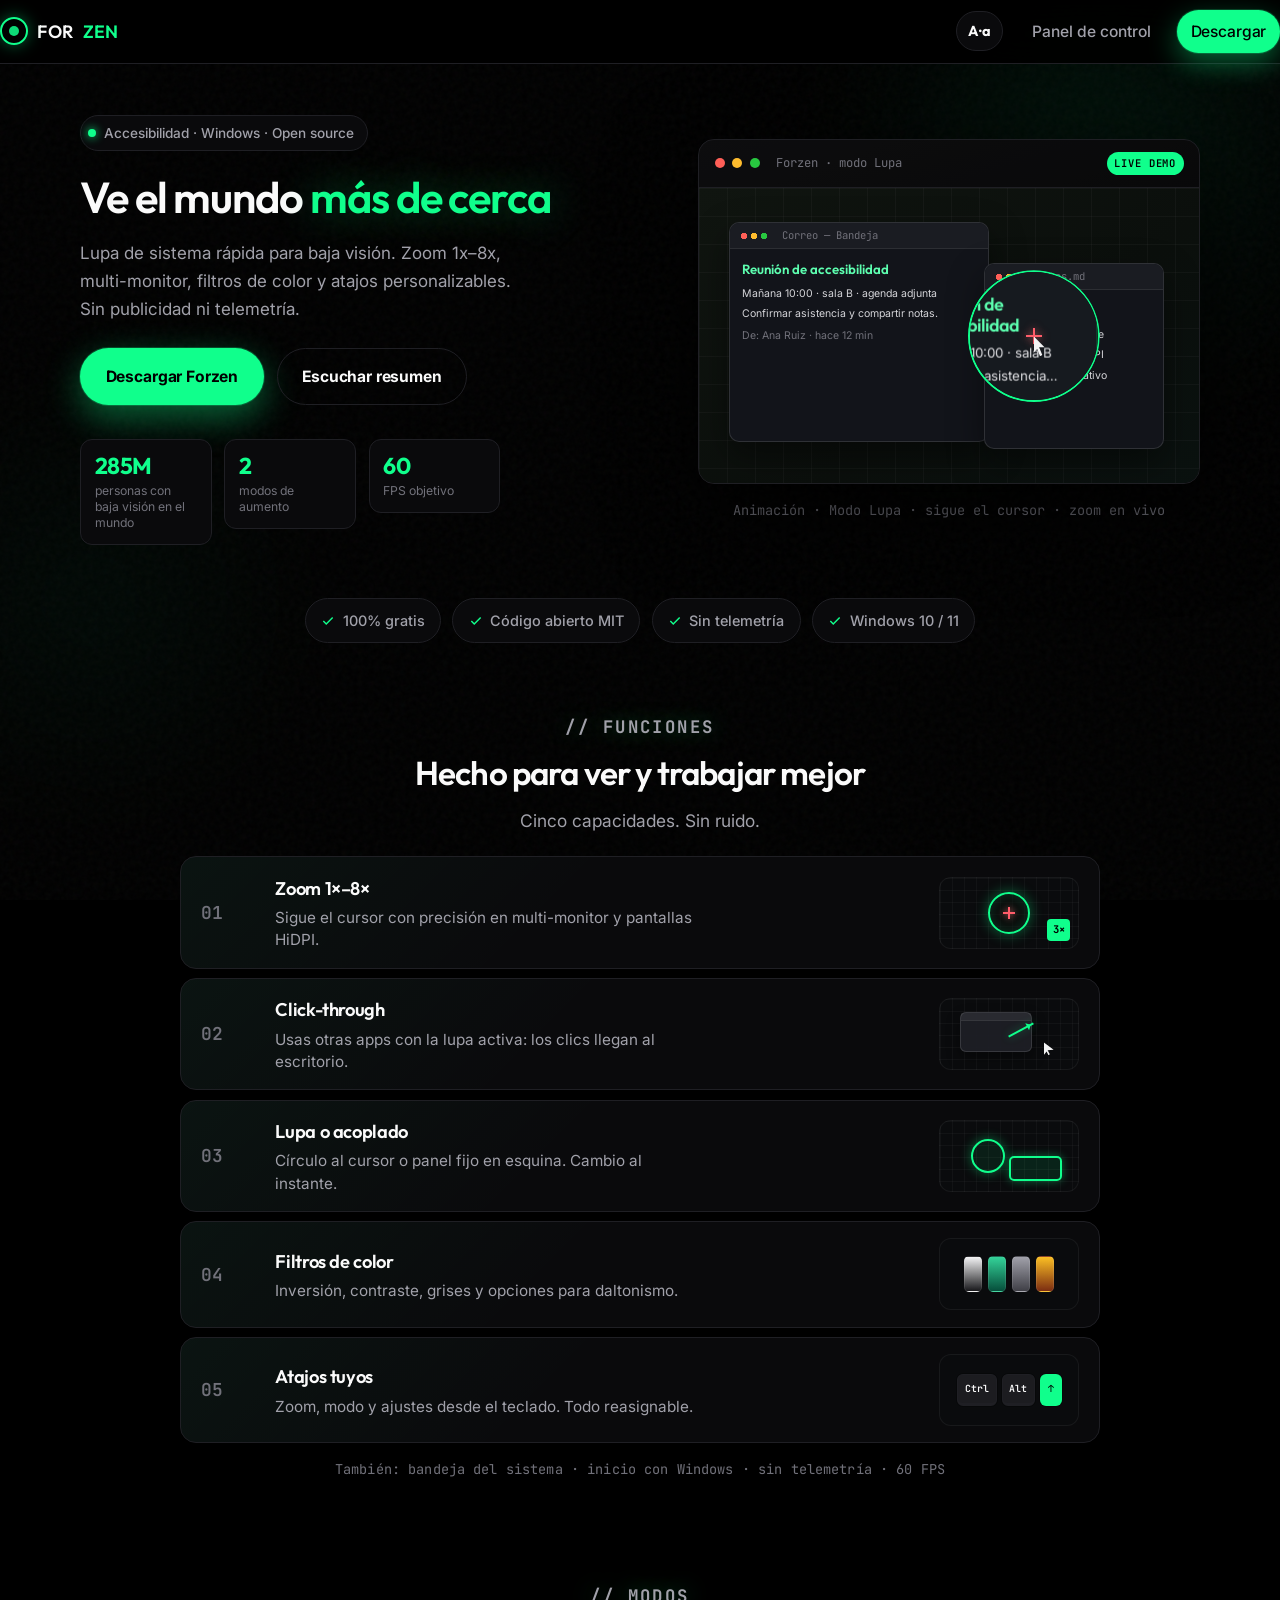
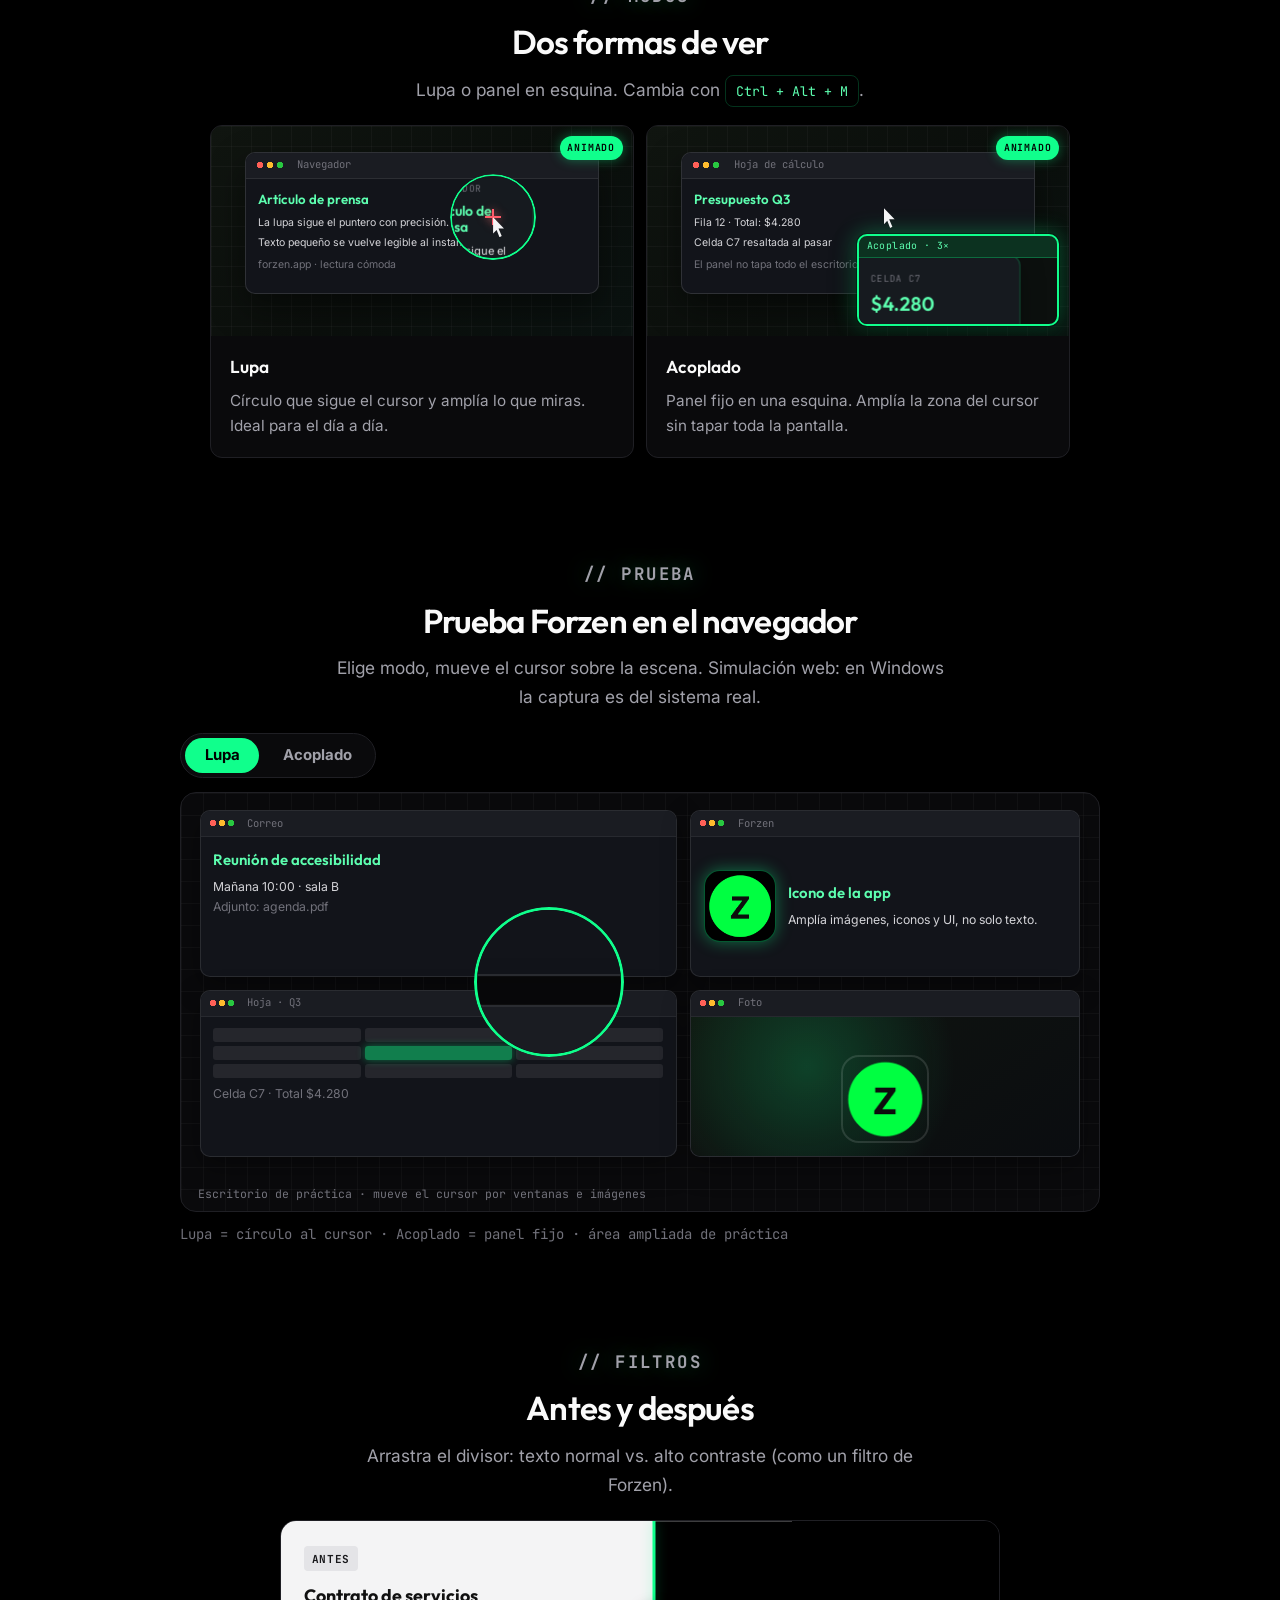
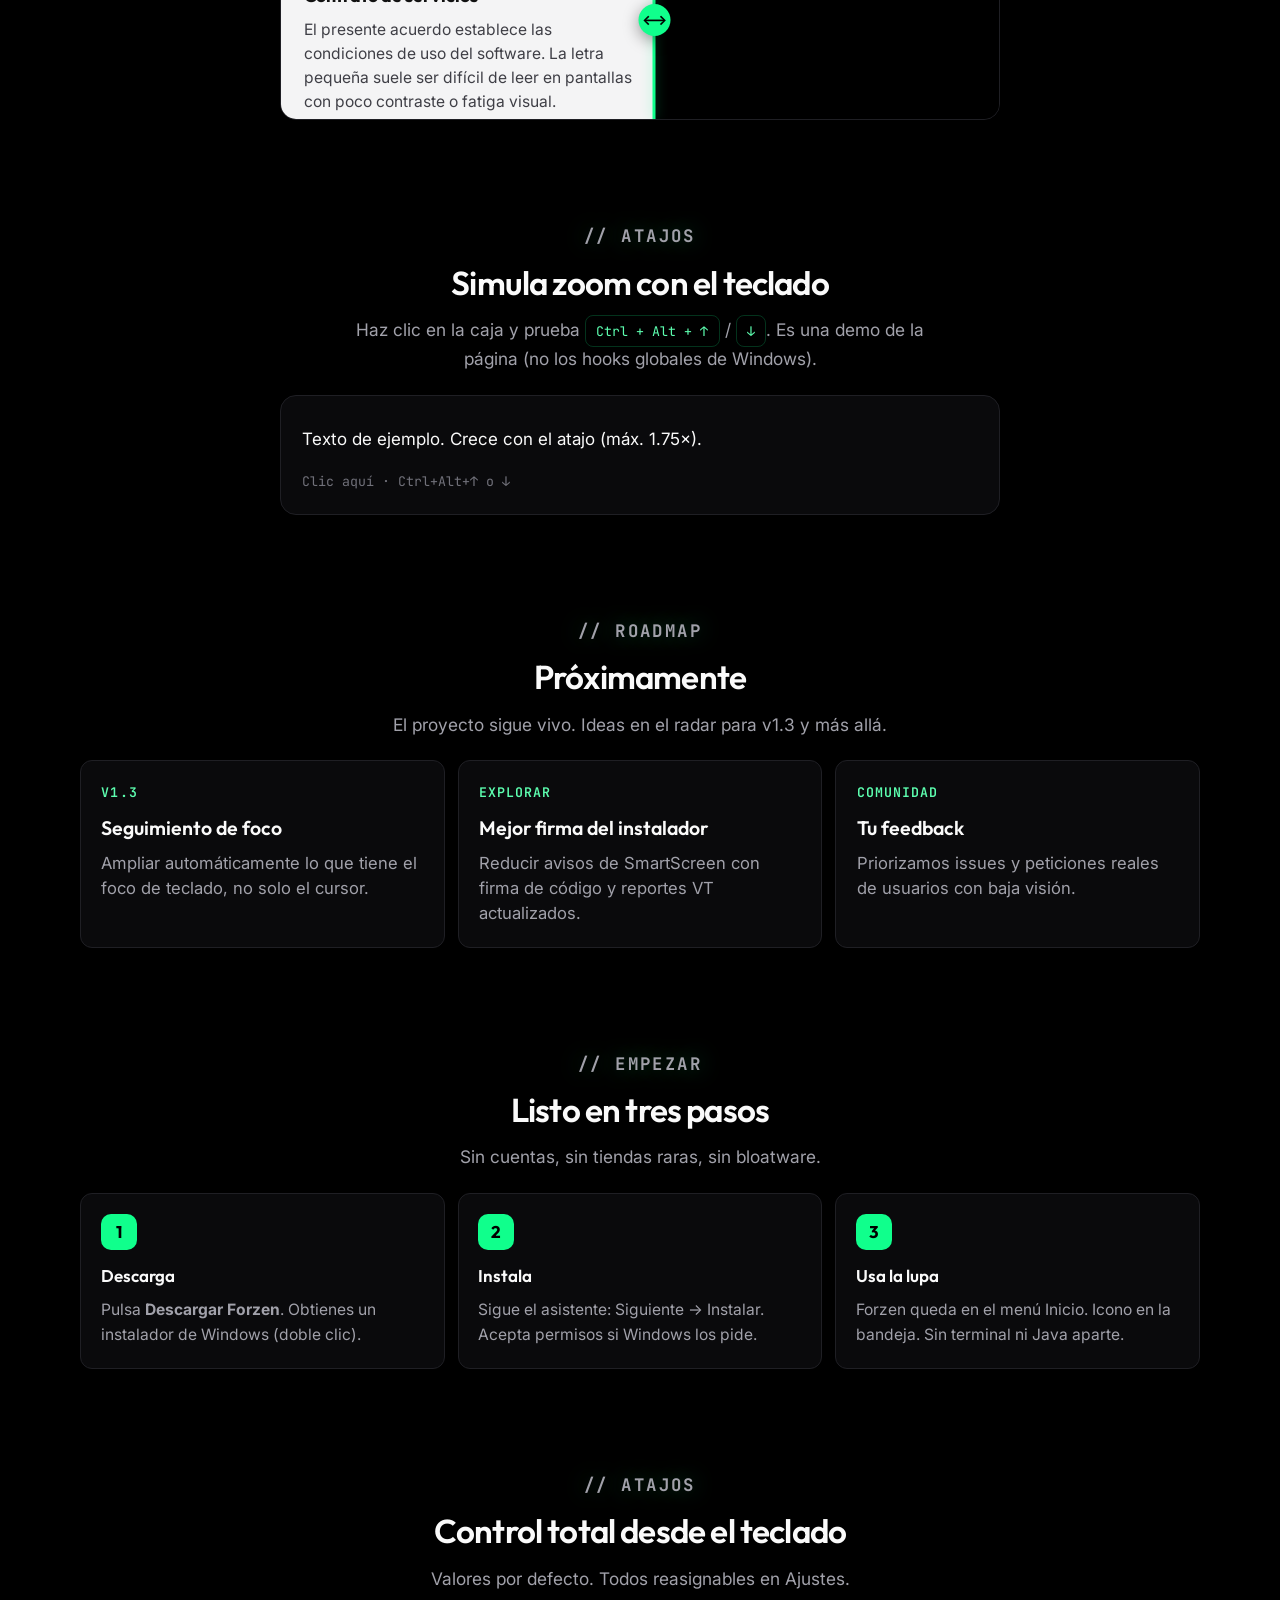
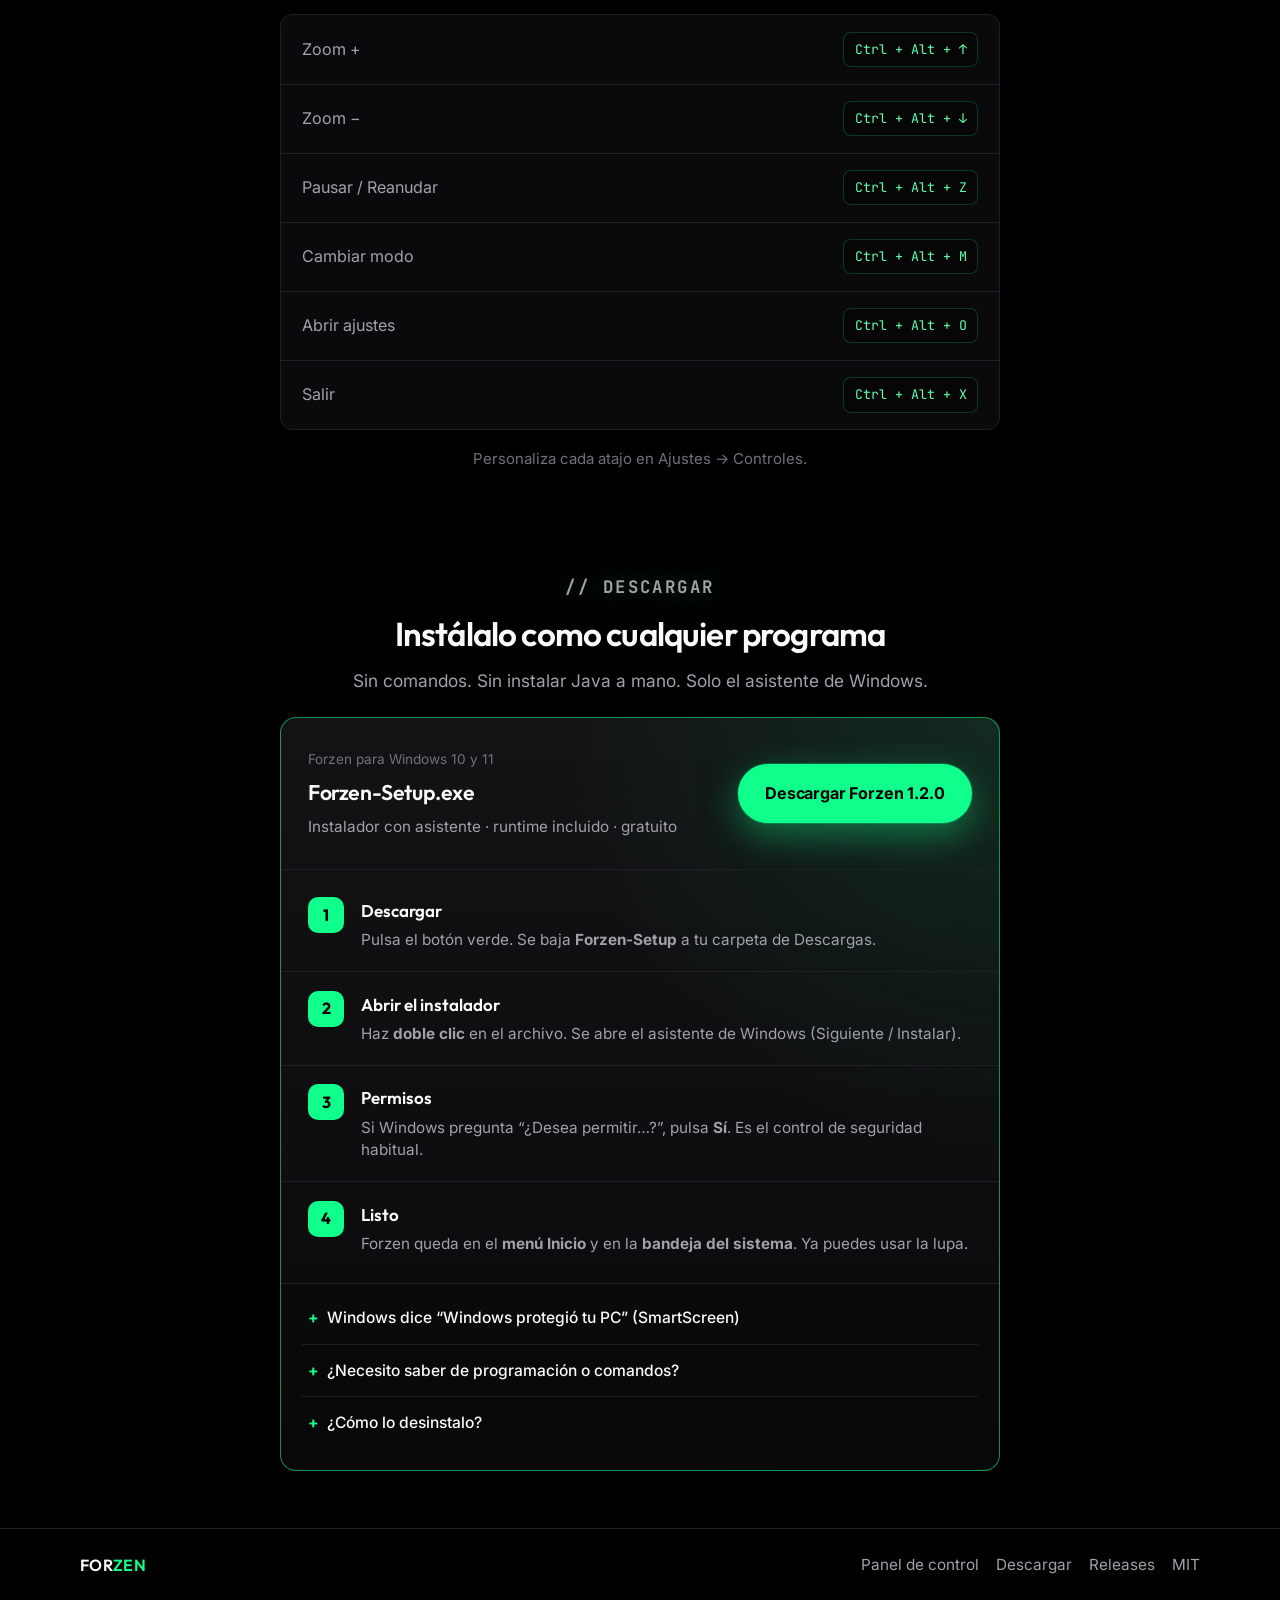
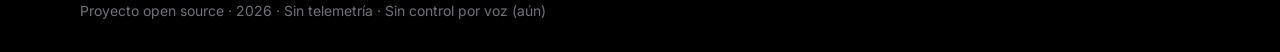
<file: docs/index.html>
<!DOCTYPE html>
<html lang="es">
<head>
  <meta charset="UTF-8" />
  <meta name="google-site-verification" content="HSvwSOgh6Ow3iwodJZuZifrRcxq3Qrqe3rwcxoVWljc" />
  <meta name="viewport" content="width=device-width, initial-scale=1.0" />
  <meta name="description" content="Forzen — Lupa de pantalla gratuita para personas con baja visión. Zoom 1x–8x, multi-monitor, filtros, atajos personalizables. Código abierto." />
  <meta name="keywords" content="lupa pantalla, zoom pantalla, baja visión, accesibilidad Windows, screen magnifier, Forzen" />
  <meta name="author" content="Forzen Project" />
  <meta name="robots" content="index, follow" />
  <meta property="og:title" content="Forzen — Lupa Inteligente para Windows" />
  <meta property="og:description" content="Amplía cualquier área de tu pantalla al instante. Gratuito, código abierto, sin publicidad." />
  <meta property="og:url" content="https://FernandezIvan323.github.io/Forzen/" />
  <meta property="og:type" content="website" />
  <meta property="og:locale" content="es_ES" />
  <title>Forzen — Lupa inteligente para Windows</title>
  <link rel="canonical" href="https://FernandezIvan323.github.io/Forzen/" />
  <link rel="icon" href="favicon.ico" sizes="any" />
  <link rel="icon" type="image/png" href="favicon-32.png" sizes="32x32" />
  <link rel="icon" type="image/png" href="favicon-256.png" sizes="256x256" />
  <link rel="apple-touch-icon" href="apple-touch-icon.png" />
  <meta property="og:image" content="https://FernandezIvan323.github.io/Forzen/og-banner.png" />
  <meta property="og:image:width" content="1200" />
  <meta property="og:image:height" content="630" />
  <meta property="og:image:type" content="image/png" />
  <link rel="preconnect" href="https://fonts.googleapis.com" />
  <link rel="preconnect" href="https://fonts.gstatic.com" crossorigin />
  <link href="https://fonts.googleapis.com/css2?family=Atkinson+Hyperlegible:ital,wght@0,400;0,700;1,400;1,700&family=Inter:wght@400;500;600;700&family=Outfit:wght@500;600;700&family=JetBrains+Mono:wght@400;500&display=swap" rel="stylesheet" />
  <link rel="stylesheet" href="style.css?v=21" />
  <meta property="og:image:alt" content="Forzen — Lupa inteligente para Windows. Accesibilidad, open source, sin anuncios." />
  <meta name="twitter:card" content="summary_large_image" />
  <meta name="twitter:image" content="https://FernandezIvan323.github.io/Forzen/og-banner.png" />
  <meta name="twitter:title" content="Forzen — Lupa Inteligente para Windows" />
  <meta name="twitter:description" content="Lupa rápida y sin anuncios para Windows. Gratuito, open source." />
  <script type="application/ld+json">
  {
    "@context": "https://schema.org",
    "@type": "SoftwareApplication",
    "name": "Forzen",
    "operatingSystem": "Windows 10, Windows 11",
    "applicationCategory": "AccessibilityApplication",
    "applicationSubCategory": "Screen Magnifier",
    "softwareVersion": "1.2.0",
    "description": "Lupa de pantalla inteligente y gratuita para personas con baja visión. Zoom 1x–8x, multi-monitor, filtros y atajos.",
    "url": "https://FernandezIvan323.github.io/Forzen/",
    "downloadUrl": "https://github.com/FernandezIvan323/Forzen/releases/download/v1.2.0/Forzen-Setup-1.2.0.exe",
    "installUrl": "https://FernandezIvan323.github.io/Forzen/download.html",
    "offers": { "@type": "Offer", "price": "0", "priceCurrency": "USD" },
    "license": "https://opensource.org/licenses/MIT",
    "author": { "@type": "Person", "name": "FernandezIvan323" }
  }
  </script>
</head>
<body>
  <div class="bg-fx" aria-hidden="true">
    <div class="orb orb-a"></div>
    <div class="orb orb-b"></div>
    <div class="noise"></div>
  </div>

  <header class="site-header">
    <div class="container nav-inner">
      <a class="logo" href="#top" aria-label="Forzen inicio">
        <span class="logo-mark" aria-hidden="true"></span>
        FOR<span>ZEN</span>
      </a>

      <div class="a11y-bar" role="region" aria-label="Accesibilidad de la página">
        <button type="button" class="a11y-toggle" aria-expanded="false" aria-controls="a11y-panel" title="Opciones de lectura">
          A·a
        </button>
        <div id="a11y-panel" class="a11y-panel" hidden>
          <div class="a11y-row">
            <span class="a11y-row-label">Tamaño de texto</span>
            <button type="button" class="a11y-btn" data-a11y-font="100" aria-pressed="true">100%</button>
            <button type="button" class="a11y-btn" data-a11y-font="125" aria-pressed="false">125%</button>
            <button type="button" class="a11y-btn" data-a11y-font="150" aria-pressed="false">150%</button>
          </div>
          <div class="a11y-row">
            <span class="a11y-row-label">Visual</span>
            <button type="button" class="a11y-btn" data-a11y-hc aria-pressed="false">Ultra contraste</button>
            <button type="button" class="a11y-btn" data-a11y-legible aria-pressed="false">Fuente legible</button>
          </div>
          <button type="button" class="a11y-btn a11y-btn-reset" data-a11y-reset>Restaurar página</button>
        </div>
      </div>

      <button class="nav-toggle" type="button" aria-expanded="false" aria-controls="primary-nav" aria-label="Abrir menú">
        <span></span>
      </button>

      <nav class="nav-links" id="primary-nav" aria-label="Principal">
        <a href="panel-de-control.html">Panel de control</a>
        <a class="nav-cta" href="#download">Descargar</a>
      </nav>
    </div>
  </header>

  <main id="top">
    <!-- Hero -->
    <section class="hero">
      <div class="container hero-grid">
        <div class="reveal">
          <p class="eyebrow">
            <span class="eyebrow-dot" aria-hidden="true"></span>
            Accesibilidad · Windows · Open source
          </p>
          <h1>Ve el mundo <em>más de cerca</em></h1>
          <p class="hero-lead">
            Lupa de sistema rápida para baja visión. Zoom 1x–8x, multi-monitor,
            filtros de color y atajos personalizables. Sin publicidad ni telemetría.
          </p>
          <div class="hero-actions">
            <a class="btn btn-primary" href="download.html">
              Descargar Forzen
            </a>
            <button type="button" class="btn btn-ghost" id="audio-summary-btn" aria-pressed="false"
              data-speech="Forzen es una lupa de pantalla gratuita para Windows. Zoom de uno a ocho veces, modos lupa y acoplado, filtros de color y atajos personalizables. Sin publicidad ni telemetría. Descarga el instalador: no necesitas instalar Java a mano.">
              Escuchar resumen
            </button>
          </div>
          <div class="hero-stats" role="list">
            <div class="stat" role="listitem">
              <strong id="stat-counter">285M</strong>
              <span>personas con baja visión en el mundo</span>
            </div>
            <div class="stat" role="listitem">
              <strong>2</strong>
              <span>modos de aumento</span>
            </div>
            <div class="stat" role="listitem">
              <strong>60</strong>
              <span>FPS objetivo</span>
            </div>
          </div>
        </div>

        <!-- Demo animada: modo Lupa (CSS, sin JS frágil) -->
        <div class="product-stage reveal" aria-label="Animación del modo Lupa de Forzen">
          <div class="product-glow" aria-hidden="true"></div>
          <div class="desktop-frame">
            <div class="desktop-chrome" aria-hidden="true">
              <i></i><i></i><i></i>
              <span class="title">Forzen · modo Lupa</span>
              <span class="demo-badge">LIVE DEMO</span>
            </div>
            <div class="desktop-body fx-demo fx-demo--lens" data-fx="lens" aria-hidden="true">
              <div class="fx-win fx-win--mail">
                <div class="fx-win-bar"><span class="fx-dots"></span><span>Correo — Bandeja</span></div>
                <div class="fx-win-body">
                  <div class="fx-title">Reunión de accesibilidad</div>
                  <div class="fx-line">Mañana 10:00 · sala B · agenda adjunta</div>
                  <div class="fx-line">Confirmar asistencia y compartir notas.</div>
                  <div class="fx-line fx-muted">De: Ana Ruiz · hace 12 min</div>
                </div>
              </div>
              <div class="fx-win fx-win--notes">
                <div class="fx-win-bar"><span class="fx-dots"></span><span>Notas.md</span></div>
                <div class="fx-win-body">
                  <div class="fx-title">Checklist</div>
                  <div class="fx-line">• Zoom 1x–8x estable</div>
                  <div class="fx-line">• Multi-monitor + DPI</div>
                  <div class="fx-line">• Click-through nativo</div>
                </div>
              </div>
              <div class="fx-hotspot" data-fx-hot>
                <div class="fx-lens">
                  <div class="fx-lens-zoom" data-fx-zoom>
                    <div class="fx-zoom-card">
                      <div class="fx-zoom-kicker">Correo</div>
                      <div class="fx-zoom-title">Reunión de accesibilidad</div>
                      <div class="fx-zoom-line">Mañana 10:00 · sala B</div>
                      <div class="fx-zoom-line">Confirmar asistencia…</div>
                    </div>
                  </div>
                  <div class="fx-cross"></div>
                </div>
                <div class="fx-cursor"></div>
              </div>
            </div>
          </div>
          <p class="product-caption">Animación · Modo Lupa · sigue el cursor · zoom en vivo</p>
        </div>
      </div>
    </section>

    <!-- Trust -->
    <section class="trust" aria-label="Garantías">
      <div class="container">
        <div class="trust-row reveal">
          <span class="trust-pill">
            <svg width="14" height="14" viewBox="0 0 24 24" fill="none" stroke="currentColor" stroke-width="2.5" aria-hidden="true"><path d="M20 6 9 17l-5-5"/></svg>
            100% gratis
          </span>
          <span class="trust-pill">
            <svg width="14" height="14" viewBox="0 0 24 24" fill="none" stroke="currentColor" stroke-width="2.5" aria-hidden="true"><path d="M20 6 9 17l-5-5"/></svg>
            Código abierto MIT
          </span>
          <span class="trust-pill">
            <svg width="14" height="14" viewBox="0 0 24 24" fill="none" stroke="currentColor" stroke-width="2.5" aria-hidden="true"><path d="M20 6 9 17l-5-5"/></svg>
            Sin telemetría
          </span>
          <span class="trust-pill">
            <svg width="14" height="14" viewBox="0 0 24 24" fill="none" stroke="currentColor" stroke-width="2.5" aria-hidden="true"><path d="M20 6 9 17l-5-5"/></svg>
            Windows 10 / 11
          </span>
        </div>
      </div>
    </section>

    <!-- Features — horizontal slabs + mini visuals -->
    <section class="section" id="features">
      <div class="container">
        <div class="section-head reveal">
          <p class="section-kicker">// funciones</p>
          <h2>Hecho para ver y trabajar mejor</h2>
          <p>Cinco capacidades. Sin ruido.</p>
        </div>

        <div class="feat-list">
          <article class="feat-slab reveal">
            <span class="feat-idx">01</span>
            <div class="feat-copy">
              <h3>Zoom 1×–8×</h3>
              <p>Sigue el cursor con precisión en multi-monitor y pantallas HiDPI.</p>
            </div>
            <div class="feat-visual feat-visual--lens" aria-hidden="true">
              <span class="fv-ring"></span>
              <span class="fv-cross"></span>
              <span class="fv-badge">3×</span>
            </div>
          </article>

          <article class="feat-slab reveal">
            <span class="feat-idx">02</span>
            <div class="feat-copy">
              <h3>Click-through</h3>
              <p>Usas otras apps con la lupa activa: los clics llegan al escritorio.</p>
            </div>
            <div class="feat-visual feat-visual--click" aria-hidden="true">
              <span class="fv-win"></span>
              <span class="fv-arrow"></span>
              <span class="fv-pointer"></span>
            </div>
          </article>

          <article class="feat-slab reveal">
            <span class="feat-idx">03</span>
            <div class="feat-copy">
              <h3>Lupa o acoplado</h3>
              <p>Círculo al cursor o panel fijo en esquina. Cambio al instante.</p>
            </div>
            <div class="feat-visual feat-visual--modes" aria-hidden="true">
              <span class="fv-circle"></span>
              <span class="fv-dock"></span>
            </div>
          </article>

          <article class="feat-slab reveal">
            <span class="feat-idx">04</span>
            <div class="feat-copy">
              <h3>Filtros de color</h3>
              <p>Inversión, contraste, grises y opciones para daltonismo.</p>
            </div>
            <div class="feat-visual feat-visual--filters" aria-hidden="true">
              <span class="fv-swatch s1"></span>
              <span class="fv-swatch s2"></span>
              <span class="fv-swatch s3"></span>
              <span class="fv-swatch s4"></span>
            </div>
          </article>

          <article class="feat-slab reveal">
            <span class="feat-idx">05</span>
            <div class="feat-copy">
              <h3>Atajos tuyos</h3>
              <p>Zoom, modo y ajustes desde el teclado. Todo reasignable.</p>
            </div>
            <div class="feat-visual feat-visual--keys" aria-hidden="true">
              <span class="fv-key">Ctrl</span>
              <span class="fv-key">Alt</span>
              <span class="fv-key">↑</span>
            </div>
          </article>

        </div>

        <p class="features-extra reveal">También: bandeja del sistema · inicio con Windows · sin telemetría · 60&nbsp;FPS</p>
      </div>
    </section>

    <!-- Modes -->
    <section class="section" id="modes">
      <div class="container">
        <div class="section-head reveal">
          <p class="section-kicker">// modos</p>
          <h2>Dos formas de ver</h2>
          <p>Lupa o panel en esquina. Cambia con <kbd class="kbd">Ctrl + Alt + M</kbd>.</p>
        </div>
        <div class="modes-grid modes-grid-2">
          <article class="mode-card reveal">
            <div class="mode-preview fx-demo fx-demo--lens fx-demo--sm" data-fx="lens" aria-hidden="true">
              <div class="fx-win fx-win--full">
                <div class="fx-win-bar"><span class="fx-dots"></span><span>Navegador</span></div>
                <div class="fx-win-body">
                  <div class="fx-title">Artículo de prensa</div>
                  <div class="fx-line">La lupa sigue el puntero con precisión.</div>
                  <div class="fx-line">Texto pequeño se vuelve legible al instante.</div>
                  <div class="fx-line fx-muted">forzen.app · lectura cómoda</div>
                </div>
              </div>
              <div class="fx-hotspot" data-fx-hot>
                <div class="fx-lens fx-lens--sm">
                  <div class="fx-lens-zoom" data-fx-zoom>
                    <div class="fx-zoom-card">
                      <div class="fx-zoom-kicker">Navegador</div>
                      <div class="fx-zoom-title">Artículo de prensa</div>
                      <div class="fx-zoom-line">La lupa sigue el puntero…</div>
                    </div>
                  </div>
                  <div class="fx-cross"></div>
                </div>
                <div class="fx-cursor"></div>
              </div>
              <span class="mode-live">Animado</span>
            </div>
            <div class="mode-body">
              <h3>Lupa</h3>
              <p>Círculo que sigue el cursor y amplía lo que miras. Ideal para el día a día.</p>
            </div>
          </article>
          <article class="mode-card reveal">
            <div class="mode-preview fx-demo fx-demo--dock" data-fx="dock" aria-hidden="true">
              <div class="fx-win fx-win--full">
                <div class="fx-win-bar"><span class="fx-dots"></span><span>Hoja de cálculo</span></div>
                <div class="fx-win-body">
                  <div class="fx-title">Presupuesto Q3</div>
                  <div class="fx-line">Fila 12 · Total: $4.280</div>
                  <div class="fx-line">Celda C7 resaltada al pasar</div>
                  <div class="fx-line fx-muted">El panel no tapa todo el escritorio</div>
                </div>
              </div>
              <div class="fx-hotspot fx-hotspot--cursor-only" data-fx-hot>
                <div class="fx-cursor"></div>
              </div>
              <div class="fx-dock">
                <div class="fx-dock-bar">Acoplado · 3×</div>
                <div class="fx-dock-zoom">
                  <div class="fx-zoom-card" data-fx-dock-card>
                    <div class="fx-zoom-kicker">Celda C7</div>
                    <div class="fx-zoom-title">$4.280</div>
                    <div class="fx-zoom-line">Fila 12 · Total Q3</div>
                    <div class="fx-zoom-line">Presupuesto ampliado</div>
                  </div>
                </div>
              </div>
              <span class="mode-live">Animado</span>
            </div>
            <div class="mode-body">
              <h3>Acoplado</h3>
              <p>Panel fijo en una esquina. Amplía la zona del cursor sin tapar toda la pantalla.</p>
            </div>
          </article>
        </div>
      </div>
    </section>

    <!-- Try interactive lens + dock -->
    <section class="section" id="try">
      <div class="container">
        <div class="section-head reveal">
          <p class="section-kicker">// prueba</p>
          <h2>Prueba Forzen en el navegador</h2>
          <p>Elige modo, mueve el cursor sobre la escena. Simulación web: en Windows la captura es del sistema real.</p>
        </div>
        <div class="reveal live-wrap">
          <div class="live-mode-toggle" role="group" aria-label="Modo de demo">
            <button type="button" class="live-mode-btn is-on" data-live-mode="lens" aria-pressed="true">Lupa</button>
            <button type="button" class="live-mode-btn" data-live-mode="dock" aria-pressed="false">Acoplado</button>
          </div>
          <div class="live-lens live-stage" id="live-lens" data-live-mode="lens" aria-label="Demo interactiva Lupa y Acoplado">
            <div class="live-lens-scene" data-live-scene>
              <div class="live-scene-grid">
                <div class="live-win live-win-mail">
                  <div class="live-win-bar"><span class="live-dots"></span><span>Correo</span></div>
                  <div class="live-win-body">
                    <p class="live-win-title">Reunión de accesibilidad</p>
                    <p class="live-win-line">Mañana 10:00 · sala B</p>
                    <p class="live-win-line muted">Adjunto: agenda.pdf</p>
                  </div>
                </div>
                <div class="live-win live-win-media">
                  <div class="live-win-bar"><span class="live-dots"></span><span>Forzen</span></div>
                  <div class="live-win-body live-media-body">
                    <img src="favicon-256.png" width="96" height="96" alt="" class="live-app-img" />
                    <div>
                      <p class="live-win-title">Icono de la app</p>
                      <p class="live-win-line">Amplía imágenes, iconos y UI, no solo texto.</p>
                    </div>
                  </div>
                </div>
                <div class="live-win live-win-sheet">
                  <div class="live-win-bar"><span class="live-dots"></span><span>Hoja · Q3</span></div>
                  <div class="live-win-body">
                    <div class="live-table" aria-hidden="true">
                      <span></span><span></span><span></span>
                      <span></span><span class="hi"></span><span></span>
                      <span></span><span></span><span></span>
                    </div>
                    <p class="live-win-line muted">Celda C7 · Total $4.280</p>
                  </div>
                </div>
                <div class="live-win live-win-photo">
                  <div class="live-win-bar"><span class="live-dots"></span><span>Foto</span></div>
                  <div class="live-photo" aria-hidden="true">
                    <img src="apple-touch-icon.png" width="120" height="120" alt="" />
                    <span class="live-photo-cap">Detalle visual</span>
                  </div>
                </div>
              </div>
              <p class="live-scene-caption">Escritorio de práctica · mueve el cursor por ventanas e imágenes</p>
            </div>
            <div class="live-lens-glass" data-live-glass aria-hidden="true">
              <div class="live-lens-zoom" data-live-zoom-lens></div>
            </div>
            <div class="live-dock" data-live-dock aria-hidden="true">
              <div class="live-dock-bar">Acoplado · 3×</div>
              <div class="live-dock-view">
                <div class="live-lens-zoom" data-live-zoom-dock></div>
              </div>
            </div>
            <div class="live-cursor" data-live-cursor aria-hidden="true"></div>
          </div>
          <p class="live-lens-hint">Lupa = círculo al cursor · Acoplado = panel fijo · área ampliada de práctica</p>
        </div>
      </div>
    </section>

    <!-- Filter compare -->
    <section class="section" id="filters-demo">
      <div class="container">
        <div class="section-head reveal">
          <p class="section-kicker">// filtros</p>
          <h2>Antes y después</h2>
          <p>Arrastra el divisor: texto normal vs. alto contraste (como un filtro de Forzen).</p>
        </div>
        <div class="reveal" style="max-width: 720px; margin-inline: auto;">
          <div class="compare" data-compare>
            <div class="compare-pane compare-before">
              <span class="compare-badge">Antes</span>
              <h3>Contrato de servicios</h3>
              <p>El presente acuerdo establece las condiciones de uso del software. La letra pequeña suele ser difícil de leer en pantallas con poco contraste o fatiga visual.</p>
            </div>
            <div class="compare-pane compare-after" data-compare-after>
              <span class="compare-badge">Filtro</span>
              <h3>Contrato de servicios</h3>
              <p>El presente acuerdo establece las condiciones de uso del software. La letra pequeña suele ser difícil de leer en pantallas con poco contraste o fatiga visual.</p>
            </div>
            <div class="compare-handle" data-compare-handle aria-hidden="true"></div>
            <input class="compare-range" data-compare-range type="range" min="0" max="100" value="52" aria-label="Comparar antes y después del filtro" />
          </div>
        </div>
      </div>
    </section>

    <!-- Hotkey play -->
    <section class="section" id="hotkey-try">
      <div class="container" style="max-width: 720px;">
        <div class="section-head reveal">
          <p class="section-kicker">// atajos</p>
          <h2>Simula zoom con el teclado</h2>
          <p>Haz clic en la caja y prueba <kbd class="kbd">Ctrl + Alt + ↑</kbd> / <kbd class="kbd">↓</kbd>. Es una demo de la página (no los hooks globales de Windows).</p>
        </div>
        <div class="hotkey-play reveal" id="hotkey-play" tabindex="0" role="region" aria-label="Simulador de zoom con teclado">
          <div class="hotkey-play-sample-wrap">
            <p class="hotkey-play-sample">Texto de ejemplo. Crece con el atajo (máx. 1.75×).</p>
          </div>
          <p class="hotkey-play-status" id="hotkey-play-status">Clic aquí · Ctrl+Alt+↑ o ↓</p>
        </div>
      </div>
    </section>

    <!-- Roadmap -->
    <section class="section" id="roadmap">
      <div class="container">
        <div class="section-head reveal">
          <p class="section-kicker">// roadmap</p>
          <h2>Próximamente</h2>
          <p>El proyecto sigue vivo. Ideas en el radar para v1.3 y más allá.</p>
        </div>
        <div class="roadmap reveal">
          <article class="roadmap-item">
            <div class="tag">v1.3</div>
            <h3>Seguimiento de foco</h3>
            <p>Ampliar automáticamente lo que tiene el foco de teclado, no solo el cursor.</p>
          </article>
          <article class="roadmap-item">
            <div class="tag">Explorar</div>
            <h3>Mejor firma del instalador</h3>
            <p>Reducir avisos de SmartScreen con firma de código y reportes VT actualizados.</p>
          </article>
          <article class="roadmap-item">
            <div class="tag">Comunidad</div>
            <h3>Tu feedback</h3>
            <p>Priorizamos issues y peticiones reales de usuarios con baja visión.</p>
          </article>
        </div>
      </div>
    </section>

    <!-- How it works -->
    <section class="section" id="how">
      <div class="container">
        <div class="section-head reveal">
          <p class="section-kicker">// empezar</p>
          <h2>Listo en tres pasos</h2>
          <p>Sin cuentas, sin tiendas raras, sin bloatware.</p>
        </div>
        <div class="steps">
          <article class="step reveal">
            <div class="step-num">1</div>
            <h3>Descarga</h3>
            <p>Pulsa <strong>Descargar Forzen</strong>. Obtienes un instalador de Windows (doble clic).</p>
          </article>
          <article class="step reveal">
            <div class="step-num">2</div>
            <h3>Instala</h3>
            <p>Sigue el asistente: Siguiente → Instalar. Acepta permisos si Windows los pide.</p>
          </article>
          <article class="step reveal">
            <div class="step-num">3</div>
            <h3>Usa la lupa</h3>
            <p>Forzen queda en el menú Inicio. Icono en la bandeja. Sin terminal ni Java aparte.</p>
          </article>
        </div>
      </div>
    </section>

    <!-- Hotkeys -->
    <section class="section" id="hotkeys">
      <div class="container">
        <div class="section-head reveal">
          <p class="section-kicker">// atajos</p>
          <h2>Control total desde el teclado</h2>
          <p>Valores por defecto. Todos reasignables en Ajustes.</p>
        </div>
        <div class="hotkey-panel reveal" role="table" aria-label="Atajos de teclado">
          <div class="hotkey-row" role="row"><span>Zoom +</span><kbd class="kbd">Ctrl + Alt + ↑</kbd></div>
          <div class="hotkey-row" role="row"><span>Zoom −</span><kbd class="kbd">Ctrl + Alt + ↓</kbd></div>
          <div class="hotkey-row" role="row"><span>Pausar / Reanudar</span><kbd class="kbd">Ctrl + Alt + Z</kbd></div>
          <div class="hotkey-row" role="row"><span>Cambiar modo</span><kbd class="kbd">Ctrl + Alt + M</kbd></div>
          <div class="hotkey-row" role="row"><span>Abrir ajustes</span><kbd class="kbd">Ctrl + Alt + O</kbd></div>
          <div class="hotkey-row" role="row"><span>Salir</span><kbd class="kbd">Ctrl + Alt + X</kbd></div>
        </div>
        <p class="hotkey-note reveal">Personaliza cada atajo en Ajustes → Controles.</p>
      </div>
    </section>

    <!-- Download wizard -->
    <section class="section" id="download">
      <div class="container">
        <div class="section-head reveal">
          <p class="section-kicker">// descargar</p>
          <h2>Instálalo como cualquier programa</h2>
          <p>Sin comandos. Sin instalar Java a mano. Solo el asistente de Windows.</p>
        </div>

        <div class="install-wizard reveal">
          <div class="wizard-cta">
            <div>
              <p class="wizard-label">Forzen para Windows 10 y 11</p>
              <h3>Forzen-Setup.exe</h3>
              <p class="wizard-meta">Instalador con asistente · runtime incluido · gratuito</p>
            </div>
            <a class="btn btn-primary btn-download"
               href="download.html"
               id="download-btn">
              Descargar Forzen 1.2.0
            </a>
          </div>

          <ol class="wizard-steps">
            <li class="wizard-step">
              <span class="wizard-num" aria-hidden="true">1</span>
              <div>
                <h4>Descargar</h4>
                <p>Pulsa el botón verde. Se baja <strong>Forzen-Setup</strong> a tu carpeta de Descargas.</p>
              </div>
            </li>
            <li class="wizard-step">
              <span class="wizard-num" aria-hidden="true">2</span>
              <div>
                <h4>Abrir el instalador</h4>
                <p>Haz <strong>doble clic</strong> en el archivo. Se abre el asistente de Windows (Siguiente / Instalar).</p>
              </div>
            </li>
            <li class="wizard-step">
              <span class="wizard-num" aria-hidden="true">3</span>
              <div>
                <h4>Permisos</h4>
                <p>Si Windows pregunta “¿Desea permitir…?”, pulsa <strong>Sí</strong>. Es el control de seguridad habitual.</p>
              </div>
            </li>
            <li class="wizard-step">
              <span class="wizard-num" aria-hidden="true">4</span>
              <div>
                <h4>Listo</h4>
                <p>Forzen queda en el <strong>menú Inicio</strong> y en la <strong>bandeja del sistema</strong>. Ya puedes usar la lupa.</p>
              </div>
            </li>
          </ol>

          <div class="wizard-faq">
            <details>
              <summary>Windows dice “Windows protegió tu PC” (SmartScreen)</summary>
              <p>Es normal en programas nuevos sin certificado de pago. Pulsa <strong>Más información</strong> y luego <strong>Ejecutar de todos modos</strong>. Forzen es código abierto y no instala publicidad.</p>
            </details>
            <details>
              <summary>¿Necesito saber de programación o comandos?</summary>
              <p>No. Solo descarga, doble clic e instalar. Como cualquier otra app de Windows.</p>
            </details>
            <details>
              <summary>¿Cómo lo desinstalo?</summary>
              <p>Configuración de Windows → Aplicaciones → Forzen → Desinstalar. También desde el menú Inicio.</p>
            </details>
          </div>
        </div>
      </div>
    </section>
  </main>

  <footer class="site-footer">
    <div class="container footer-inner">
      <div class="footer-brand">FOR<span>ZEN</span></div>
      <div class="footer-links">
        <a href="panel-de-control.html">Panel de control</a>
        <a href="download.html">Descargar</a>
        <a href="https://github.com/FernandezIvan323/Forzen/releases">Releases</a>
        <a href="https://github.com/FernandezIvan323/Forzen/blob/main/LICENSE">MIT</a>
      </div>
      <p class="footer-copy">
        Proyecto open source · 2026 · Sin telemetría · Sin control por voz (aún)
      </p>
    </div>
  </footer>

  <script src="a11y.js?v=21"></script>
  <script src="demo-interactive.js?v=21"></script>
  <script src="app.js?v=21"></script>
</body>
</html>
</file>
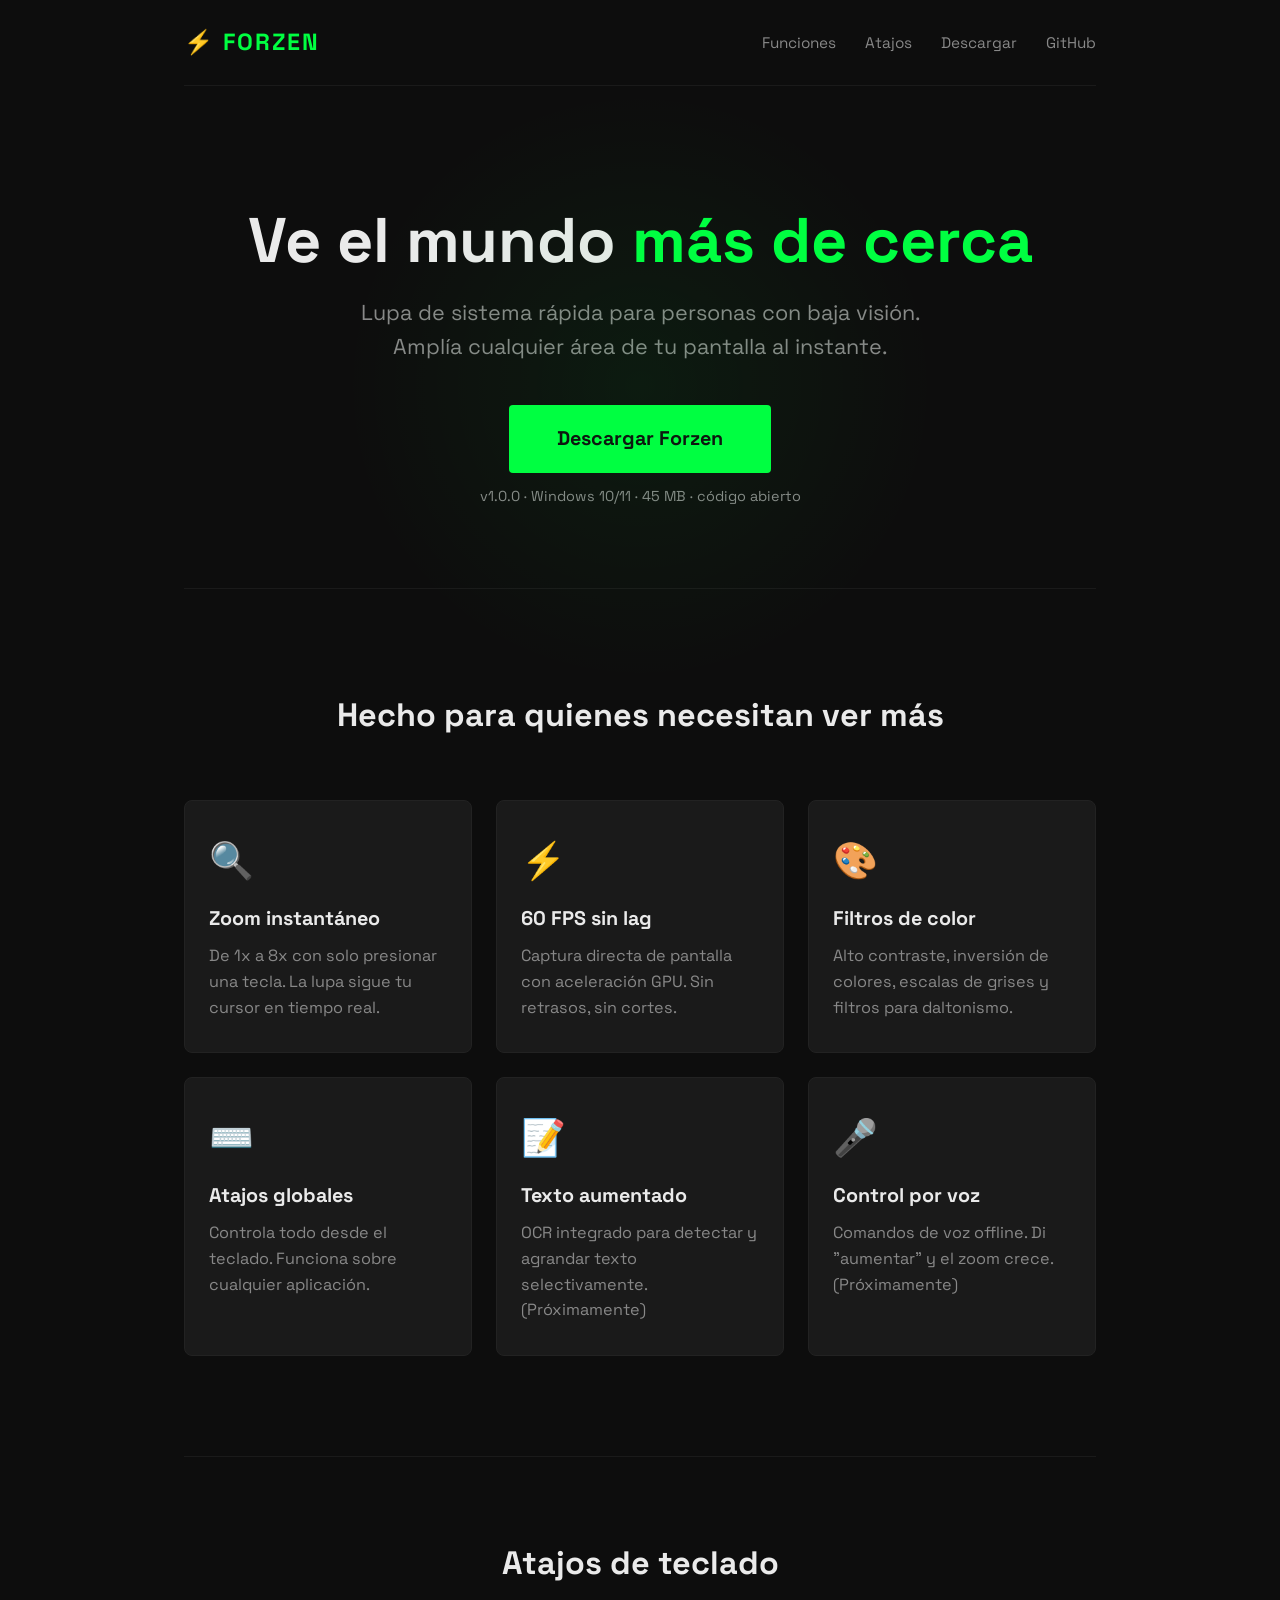
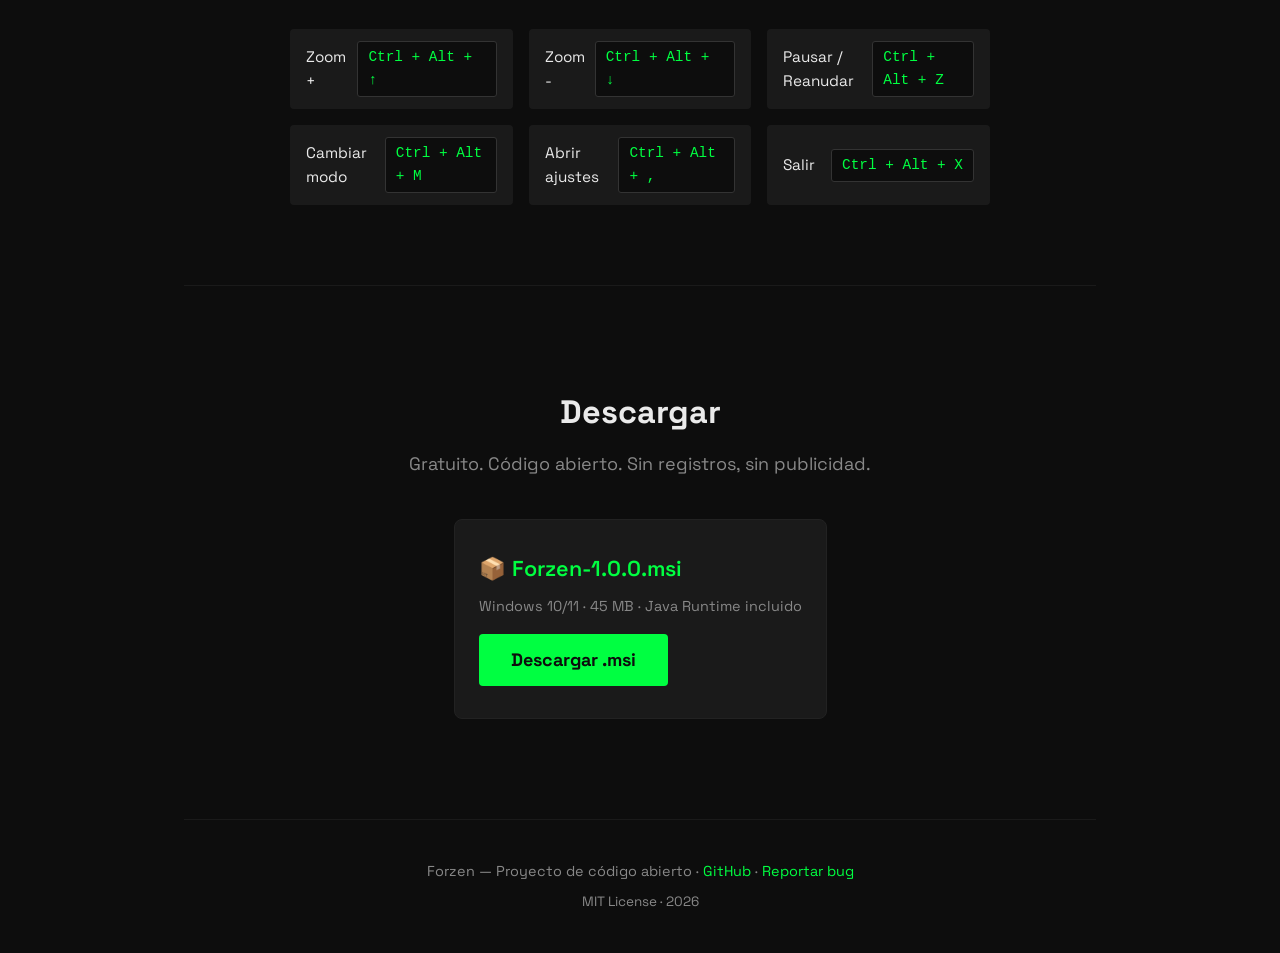
<file: website/index.html>
<!DOCTYPE html>
<html lang="es">
<head>
    <meta charset="UTF-8" />
    <meta name="viewport" content="width=device-width, initial-scale=1.0" />
    <meta name="description" content="Forzen — Lupa de pantalla gratuita y de código abierto para personas con baja visión. Amplía cualquier área de Windows al instante. Zoom 1x–8x, 60 FPS, filtros de color y atajos de teclado." />
    <meta name="keywords" content="lupa pantalla, zoom pantalla, baja visión, accesibilidad Windows, lupa inteligente, agrandar pantalla, discapacidad visual, screen magnifier, Forzen, lupa gratis" />
    <meta name="author" content="Forzen Project" />
    <meta name="robots" content="index, follow" />
    <meta property="og:title" content="Forzen — Lupa Inteligente para Windows" />
    <meta property="og:description" content="Amplía cualquier área de tu pantalla al instante. Gratuito, código abierto, sin publicidad." />
    <meta property="og:url" content="https://FernandezIvan323.github.io/Forzen/" />
    <meta property="og:type" content="software" />
    <meta property="og:locale" content="es_ES" />
    <meta name="twitter:card" content="summary_large_image" />
    <title>Forzen — Lupa Inteligente para Windows (gratis, código abierto)</title>
    <link rel="canonical" href="https://FernandezIvan323.github.io/Forzen/" />
    <script type="application/ld+json">
    {
      "@context": "https://schema.org",
      "@type": "SoftwareApplication",
      "name": "Forzen",
      "operatingSystem": "Windows 10/11",
      "applicationCategory": "Accessibility",
      "description": "Screen magnifier for visually impaired users. Lupa de pantalla inteligente y gratuita.",
      "url": "https://FernandezIvan323.github.io/Forzen/",
      "offers": {
        "@type": "Offer",
        "price": "0",
        "priceCurrency": "USD"
      }
    }
    </script>
    <link rel="preconnect" href="https://fonts.googleapis.com" />
    <link href="https://fonts.googleapis.com/css2?family=Space+Grotesk:wght@400;600;700&display=swap" rel="stylesheet" />
    <style>
        :root {
            --black: #0D0D0D;
            --panel: #1A1A1A;
            --green: #00FF41;
            --red: #FF003C;
            --text: #EAEAEA;
            --muted: #888;
        }
        * { margin: 0; padding: 0; box-sizing: border-box; }
        html { font-size: 18px; scroll-behavior: smooth; }
        body {
            font-family: 'Space Grotesk', sans-serif;
            background: var(--black);
            color: var(--text);
            line-height: 1.6;
            min-height: 100vh;
        }
        a { color: var(--green); text-decoration: none; }
        a:hover { text-decoration: underline; }
        img { max-width: 100%; display: block; }

        .container { max-width: 960px; margin: 0 auto; padding: 0 24px; }

        header {
            padding: 24px 0;
            border-bottom: 1px solid var(--panel);
            display: flex; justify-content: space-between; align-items: center;
        }
        header .logo { font-weight: 700; font-size: 1.3rem; color: var(--green); letter-spacing: 2px; }
        header nav a { color: var(--muted); margin-left: 24px; font-size: 0.85rem; }
        header nav a:hover { color: var(--green); }

        .hero {
            padding: 120px 0 80px;
            text-align: center;
            position: relative;
        }
        .hero::after {
            content: '';
            position: absolute;
            top: 0; left: 50%; transform: translateX(-50%);
            width: 600px; height: 600px;
            background: radial-gradient(circle, rgba(0,255,65,0.06) 0%, transparent 70%);
            pointer-events: none;
        }
        .hero h1 {
            font-size: 3.5rem;
            font-weight: 700;
            line-height: 1.1;
            margin-bottom: 20px;
            position: relative;
        }
        .hero h1 span { color: var(--green); }
        .hero p {
            font-size: 1.2rem;
            color: var(--muted);
            max-width: 600px;
            margin: 0 auto 40px;
            position: relative;
        }
        .hero .cta {
            display: inline-block;
            background: var(--green);
            color: var(--black);
            font-weight: 700;
            font-size: 1.1rem;
            padding: 18px 48px;
            border-radius: 4px;
            position: relative;
            transition: box-shadow 0.2s;
        }
        .hero .cta:hover {
            box-shadow: 0 0 30px rgba(0,255,65,0.3);
            text-decoration: none;
        }
        .hero .version { color: var(--muted); font-size: 0.8rem; margin-top: 12px; }

        .features {
            padding: 100px 0;
            border-top: 1px solid var(--panel);
        }
        .features h2 {
            font-size: 1.8rem;
            margin-bottom: 60px;
            text-align: center;
        }
        .grid {
            display: grid;
            grid-template-columns: repeat(auto-fit, minmax(260px, 1fr));
            gap: 24px;
        }
        .card {
            background: var(--panel);
            border-radius: 8px;
            padding: 32px 24px;
            border: 1px solid #222;
            transition: border-color 0.2s;
        }
        .card:hover { border-color: var(--green); }
        .card .icon { font-size: 2rem; margin-bottom: 12px; }
        .card h3 { font-size: 1.1rem; margin-bottom: 8px; }
        .card p { color: var(--muted); font-size: 0.9rem; }

        .hotkeys {
            padding: 80px 0;
            border-top: 1px solid var(--panel);
        }
        .hotkeys h2 { text-align: center; font-size: 1.8rem; margin-bottom: 40px; }
        .hotkey-grid {
            display: grid;
            grid-template-columns: repeat(auto-fit, minmax(200px, 1fr));
            gap: 16px;
            max-width: 700px;
            margin: 0 auto;
        }
        .hotkey-item {
            display: flex;
            justify-content: space-between;
            align-items: center;
            padding: 12px 16px;
            background: var(--panel);
            border-radius: 4px;
            font-size: 0.85rem;
        }
        .hotkey-item .key {
            background: var(--black);
            padding: 4px 10px;
            border-radius: 3px;
            font-family: monospace;
            font-size: 0.8rem;
            color: var(--green);
            border: 1px solid #333;
        }

        .download {
            padding: 100px 0;
            border-top: 1px solid var(--panel);
            text-align: center;
        }
        .download h2 { font-size: 1.8rem; margin-bottom: 12px; }
        .download p { color: var(--muted); margin-bottom: 40px; }
        .download .card {
            display: inline-block;
            text-align: left;
            min-width: 300px;
        }
        .download .card .file {
            font-size: 1.2rem;
            font-weight: 600;
            color: var(--green);
        }
        .download .card .meta { color: var(--muted); font-size: 0.8rem; margin: 8px 0 16px; }
        .download .card .btn {
            display: inline-block;
            background: var(--green);
            color: var(--black);
            font-weight: 700;
            padding: 12px 32px;
            border-radius: 4px;
            transition: box-shadow 0.2s;
        }
        .download .card .btn:hover {
            box-shadow: 0 0 20px rgba(0,255,65,0.3);
            text-decoration: none;
        }

        .footer {
            padding: 40px 0;
            border-top: 1px solid var(--panel);
            text-align: center;
            color: var(--muted);
            font-size: 0.8rem;
        }
        .footer a { color: var(--green); }

        @media (max-width: 600px) {
            html { font-size: 16px; }
            .hero h1 { font-size: 2.2rem; }
            .hero { padding: 80px 0 60px; }
            header nav a { margin-left: 12px; font-size: 0.75rem; }
        }
        @media (prefers-reduced-motion: reduce) {
            .hero::after { display: none; }
            .card { transition: none; }
        }
    </style>
</head>
<body>

<div class="container">

<header>
    <div class="logo">⚡ FORZEN</div>
    <nav>
        <a href="#features">Funciones</a>
        <a href="#hotkeys">Atajos</a>
        <a href="#download">Descargar</a>
        <a href="https://github.com/FernandezIvan323/Forzen" target="_blank">GitHub</a>
    </nav>
</header>

<section class="hero">
    <h1>Ve el mundo <span>más de cerca</span></h1>
    <p>Lupa de sistema rápida para personas con baja visión. Amplía cualquier área de tu pantalla al instante.</p>
    <a class="cta" href="#download">Descargar Forzen</a>
    <div class="version">v1.0.0 · Windows 10/11 · 45 MB · código abierto</div>
</section>

<section class="features" id="features">
    <h2>Hecho para quienes necesitan ver más</h2>
    <div class="grid">
        <div class="card">
            <div class="icon">🔍</div>
            <h3>Zoom instantáneo</h3>
            <p>De 1x a 8x con solo presionar una tecla. La lupa sigue tu cursor en tiempo real.</p>
        </div>
        <div class="card">
            <div class="icon">⚡</div>
            <h3>60 FPS sin lag</h3>
            <p>Captura directa de pantalla con aceleración GPU. Sin retrasos, sin cortes.</p>
        </div>
        <div class="card">
            <div class="icon">🎨</div>
            <h3>Filtros de color</h3>
            <p>Alto contraste, inversión de colores, escalas de grises y filtros para daltonismo.</p>
        </div>
        <div class="card">
            <div class="icon">⌨️</div>
            <h3>Atajos globales</h3>
            <p>Controla todo desde el teclado. Funciona sobre cualquier aplicación.</p>
        </div>
        <div class="card">
            <div class="icon">📝</div>
            <h3>Texto aumentado</h3>
            <p>OCR integrado para detectar y agrandar texto selectivamente. (Próximamente)</p>
        </div>
        <div class="card">
            <div class="icon">🎤</div>
            <h3>Control por voz</h3>
            <p>Comandos de voz offline. Di "aumentar" y el zoom crece. (Próximamente)</p>
        </div>
    </div>
</section>

<section class="hotkeys" id="hotkeys">
    <h2>Atajos de teclado</h2>
    <div class="hotkey-grid">
        <div class="hotkey-item">
            <span>Zoom +</span>
            <span class="key">Ctrl + Alt + ↑</span>
        </div>
        <div class="hotkey-item">
            <span>Zoom -</span>
            <span class="key">Ctrl + Alt + ↓</span>
        </div>
        <div class="hotkey-item">
            <span>Pausar / Reanudar</span>
            <span class="key">Ctrl + Alt + Z</span>
        </div>
        <div class="hotkey-item">
            <span>Cambiar modo</span>
            <span class="key">Ctrl + Alt + M</span>
        </div>
        <div class="hotkey-item">
            <span>Abrir ajustes</span>
            <span class="key">Ctrl + Alt + ,</span>
        </div>
        <div class="hotkey-item">
            <span>Salir</span>
            <span class="key">Ctrl + Alt + X</span>
        </div>
    </div>
</section>

<section class="download" id="download">
    <h2>Descargar</h2>
    <p>Gratuito. Código abierto. Sin registros, sin publicidad.</p>
    <div class="card">
        <div class="file">📦 Forzen-1.0.0.msi</div>
        <div class="meta">Windows 10/11 · 45 MB · Java Runtime incluido</div>
        <a class="btn" href="https://github.com/FernandezIvan323/Forzen/releases/latest">Descargar .msi</a>
    </div>
</section>

<footer class="footer">
    <p>
        Forzen — Proyecto de código abierto ·
        <a href="https://github.com/FernandezIvan323/Forzen">GitHub</a> ·
        <a href="https://github.com/FernandezIvan323/Forzen/issues">Reportar bug</a>
    </p>
    <p style="margin-top:8px;font-size:0.75rem;">MIT License · 2026</p>
</footer>

</div>
</body>
</html>
</file>
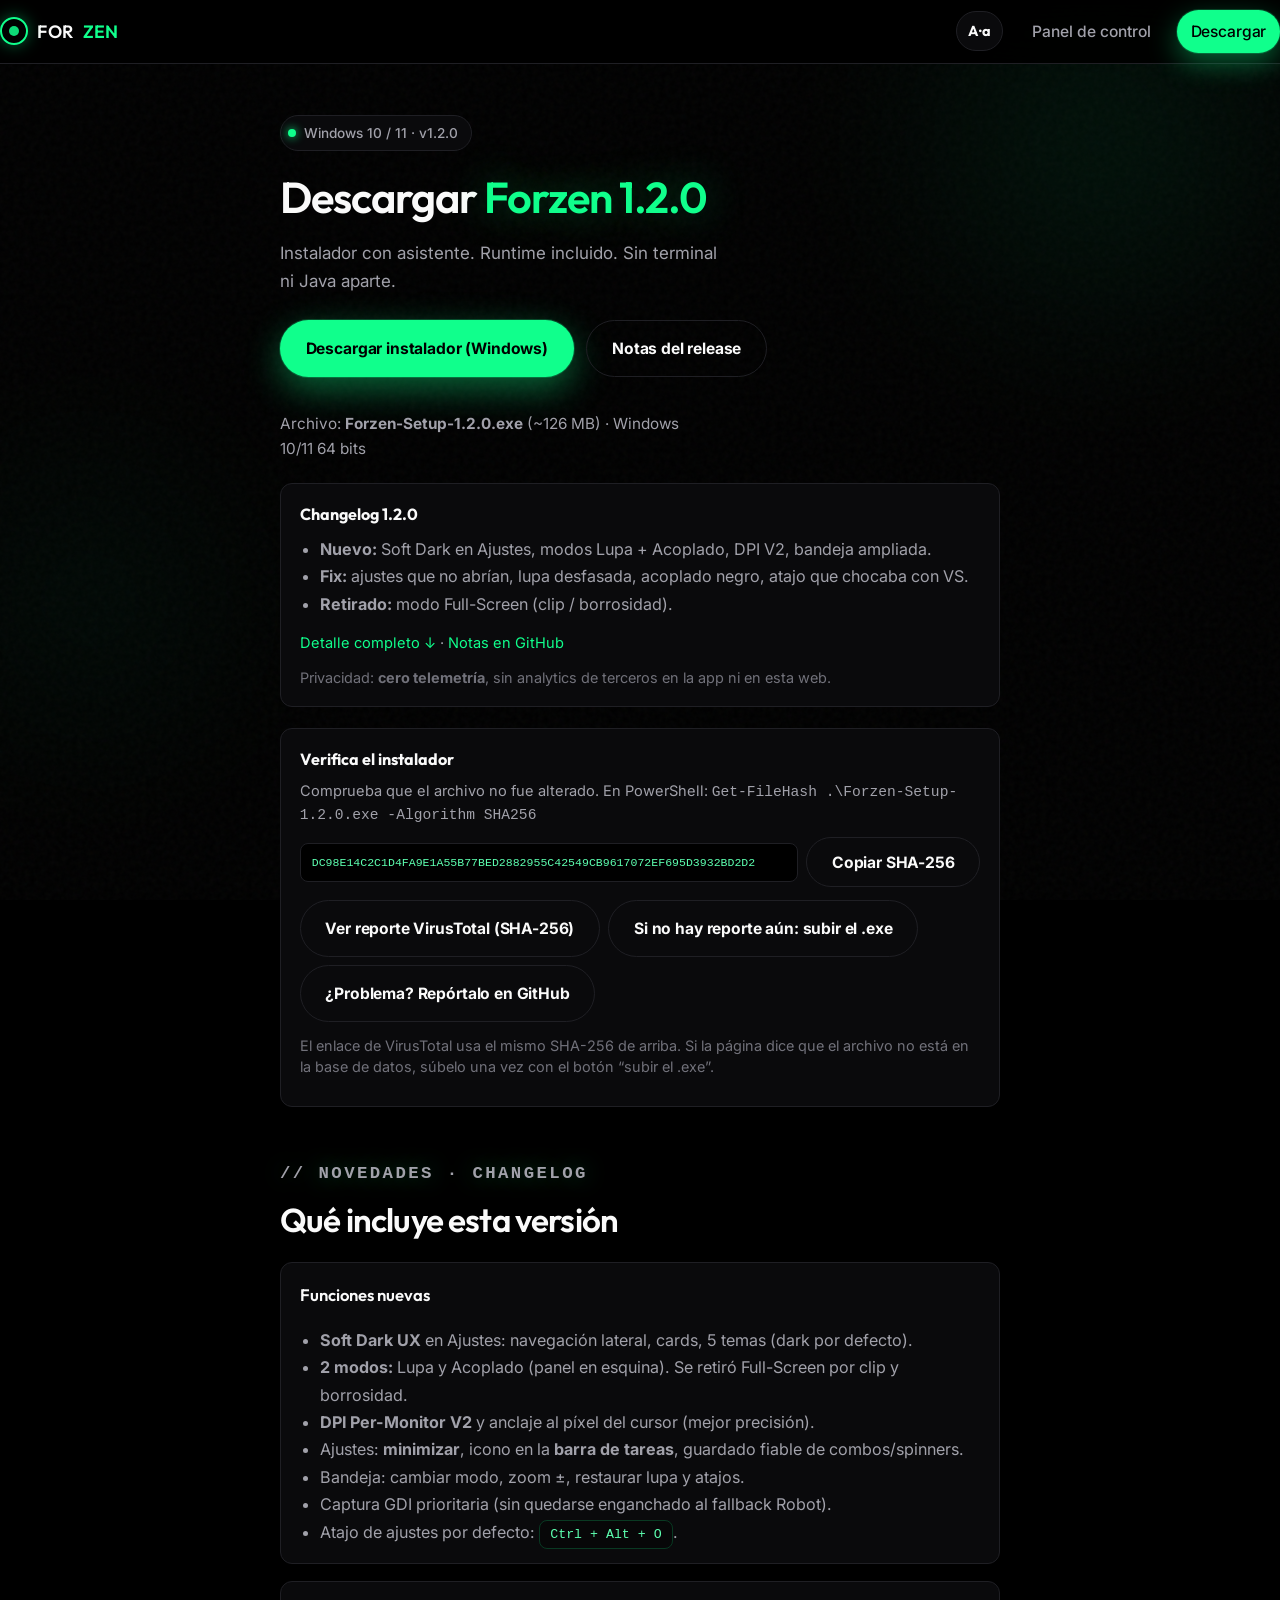
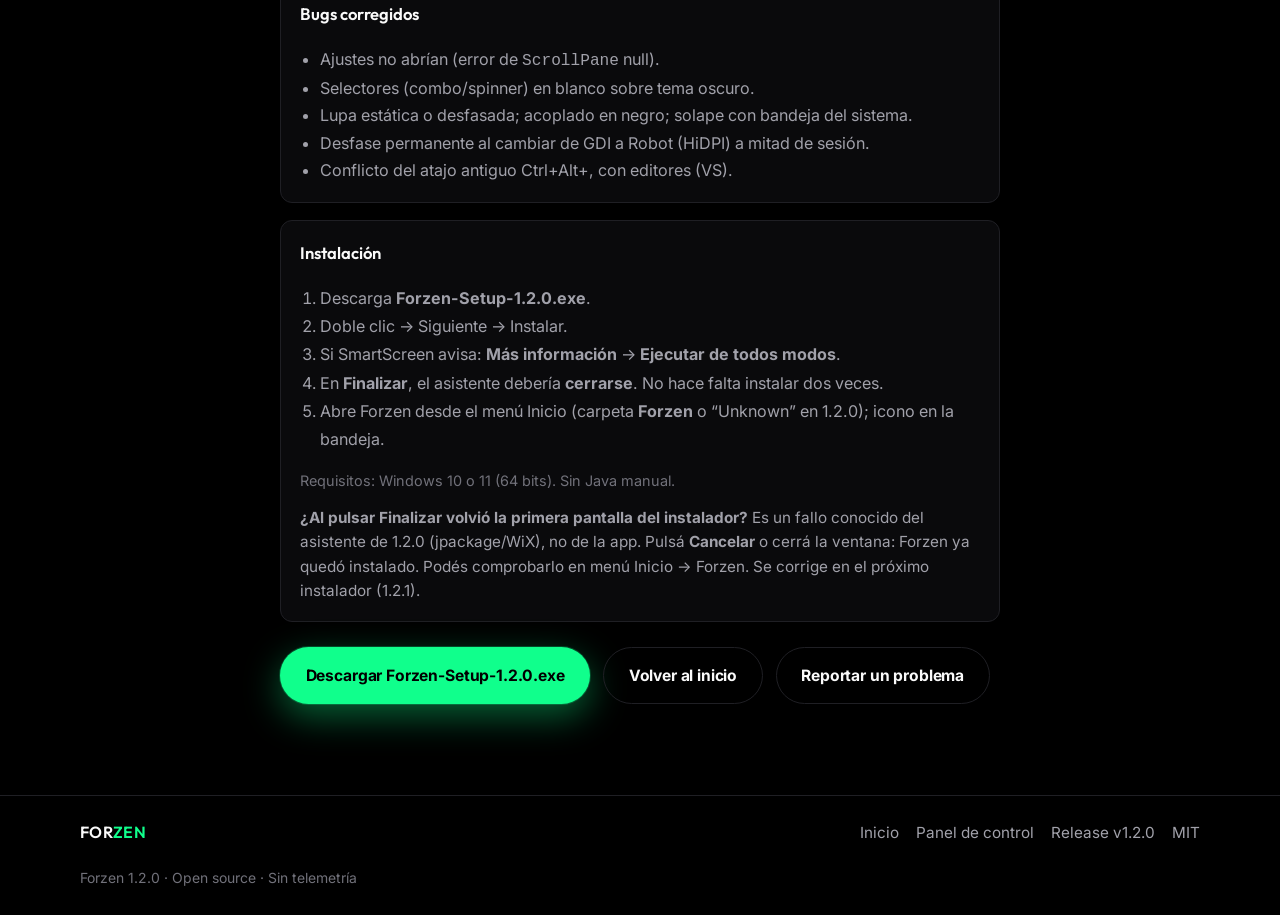
<file: docs/download.html>
<!DOCTYPE html>
<html lang="es">
<head>
  <meta charset="UTF-8" />
  <meta name="viewport" content="width=device-width, initial-scale=1.0" />
  <meta name="description" content="Descarga Forzen 1.2.0 — Lupa de pantalla para Windows. Instalador con novedades y correcciones." />
  <meta name="robots" content="index, follow" />
  <title>Descargar Forzen 1.2.0 — Windows</title>
  <link rel="canonical" href="https://FernandezIvan323.github.io/Forzen/download.html" />
  <link rel="icon" href="favicon.ico" sizes="any" />
  <link rel="icon" type="image/png" href="favicon-32.png" sizes="32x32" />
  <link rel="preconnect" href="https://fonts.googleapis.com" />
  <link rel="preconnect" href="https://fonts.gstatic.com" crossorigin />
  <link href="https://fonts.googleapis.com/css2?family=Atkinson+Hyperlegible:ital,wght@0,400;0,700;1,400;1,700&family=Inter:wght@400;500;600;700&family=Outfit:wght@500;600;700&display=swap" rel="stylesheet" />
  <link rel="stylesheet" href="style.css?v=21" />
  <meta property="og:title" content="Descargar Forzen 1.2.0 — Windows" />
  <meta property="og:description" content="Instalador con asistente. Runtime incluido. Gratuito y open source." />
  <meta property="og:url" content="https://FernandezIvan323.github.io/Forzen/download.html" />
  <meta property="og:image" content="https://FernandezIvan323.github.io/Forzen/og-banner.png" />
  <meta property="og:image:width" content="1200" />
  <meta property="og:image:height" content="630" />
  <meta property="og:image:type" content="image/png" />
  <meta property="og:image:alt" content="Forzen — Lupa inteligente para Windows" />
  <meta name="twitter:card" content="summary_large_image" />
  <meta name="twitter:image" content="https://FernandezIvan323.github.io/Forzen/og-banner.png" />
  <script type="application/ld+json">
  {
    "@context": "https://schema.org",
    "@type": "SoftwareApplication",
    "name": "Forzen",
    "softwareVersion": "1.2.0",
    "operatingSystem": "Windows 10, Windows 11",
    "applicationCategory": "AccessibilityApplication",
    "downloadUrl": "https://github.com/FernandezIvan323/Forzen/releases/download/v1.2.0/Forzen-Setup-1.2.0.exe",
    "offers": { "@type": "Offer", "price": "0", "priceCurrency": "USD" }
  }
  </script>
</head>
<body>
  <div class="bg-fx" aria-hidden="true">
    <div class="orb orb-a"></div>
    <div class="orb orb-b"></div>
    <div class="noise"></div>
  </div>

  <header class="site-header">
    <div class="container nav-inner">
      <a class="logo" href="index.html" aria-label="Forzen inicio">
        <span class="logo-mark" aria-hidden="true"></span>
        FOR<span>ZEN</span>
      </a>
      <div class="a11y-bar" role="region" aria-label="Accesibilidad de la página">
        <button type="button" class="a11y-toggle" aria-expanded="false" aria-controls="a11y-panel" title="Opciones de lectura">A·a</button>
        <div id="a11y-panel" class="a11y-panel" hidden>
          <div class="a11y-row">
            <span class="a11y-row-label">Tamaño de texto</span>
            <button type="button" class="a11y-btn" data-a11y-font="100" aria-pressed="true">100%</button>
            <button type="button" class="a11y-btn" data-a11y-font="125" aria-pressed="false">125%</button>
            <button type="button" class="a11y-btn" data-a11y-font="150" aria-pressed="false">150%</button>
          </div>
          <div class="a11y-row">
            <span class="a11y-row-label">Visual</span>
            <button type="button" class="a11y-btn" data-a11y-hc aria-pressed="false">Ultra contraste</button>
            <button type="button" class="a11y-btn" data-a11y-legible aria-pressed="false">Fuente legible</button>
          </div>
          <button type="button" class="a11y-btn a11y-btn-reset" data-a11y-reset>Restaurar página</button>
        </div>
      </div>
      <nav class="nav-links" id="primary-nav" aria-label="Principal">
        <a href="panel-de-control.html">Panel de control</a>
        <a class="nav-cta" href="#installer">Descargar</a>
      </nav>
    </div>
  </header>

  <main id="top">
    <section class="hero" style="padding-bottom: 2rem;">
      <div class="container" style="max-width: 720px;">
        <p class="eyebrow">
          <span class="eyebrow-dot" aria-hidden="true"></span>
          Windows 10 / 11 · v1.2.0
        </p>
        <h1>Descargar <em>Forzen 1.2.0</em></h1>
        <p class="hero-lead">
          Instalador con asistente. Runtime incluido. Sin terminal ni Java aparte.
        </p>
        <div class="hero-actions" id="installer">
          <a class="btn btn-primary"
             href="https://github.com/FernandezIvan323/Forzen/releases/download/v1.2.0/Forzen-Setup-1.2.0.exe">
            Descargar instalador (Windows)
          </a>
          <a class="btn btn-ghost"
             href="https://github.com/FernandezIvan323/Forzen/releases/tag/v1.2.0">
            Notas del release
          </a>
        </div>
        <p class="hero-lead" style="font-size: 0.9rem; margin-bottom: 0;">
          Archivo: <strong>Forzen-Setup-1.2.0.exe</strong> (~126&nbsp;MB) · Windows 10/11 64 bits
        </p>

        <div class="trust-block" id="changelog" style="margin-top: 1.25rem;">
          <h3>Changelog 1.2.0</h3>
          <ul style="color: var(--muted); font-size: 0.95rem; line-height: 1.7; padding-left: 1.2rem; margin: 0.5rem 0 0;">
            <li><strong>Nuevo:</strong> Soft Dark en Ajustes, modos Lupa + Acoplado, DPI V2, bandeja ampliada.</li>
            <li><strong>Fix:</strong> ajustes que no abrían, lupa desfasada, acoplado negro, atajo que chocaba con VS.</li>
            <li><strong>Retirado:</strong> modo Full-Screen (clip / borrosidad).</li>
          </ul>
          <p style="margin: 0.85rem 0 0;">
            <a href="#novedades">Detalle completo ↓</a>
            ·
            <a href="https://github.com/FernandezIvan323/Forzen/releases/tag/v1.2.0" rel="noopener noreferrer" target="_blank">Notas en GitHub</a>
          </p>
          <p style="color: var(--muted-2); font-size: 0.85rem; margin: 0.75rem 0 0;">
            Privacidad: <strong>cero telemetría</strong>, sin analytics de terceros en la app ni en esta web.
          </p>
        </div>

        <div class="trust-block">
          <h3>Verifica el instalador</h3>
          <p>
            Comprueba que el archivo no fue alterado. En PowerShell:
            <code>Get-FileHash .\Forzen-Setup-1.2.0.exe -Algorithm SHA256</code>
          </p>
          <div class="sha-row">
            <code class="sha-code" id="sha256-value">DC98E14C2C1D4FA9E1A55B77BED2882955C42549CB9617072EF695D3932BD2D2</code>
            <button type="button" class="btn btn-ghost" data-copy-sha="#sha256-value">Copiar SHA-256</button>
          </div>
          <div class="trust-actions">
            <a class="btn btn-ghost"
               href="https://www.virustotal.com/gui/file/dc98e14c2c1d4fa9e1a55b77bed2882955c42549cb9617072ef695d3932bd2d2"
               rel="noopener noreferrer" target="_blank">
              Ver reporte VirusTotal (SHA-256)
            </a>
            <a class="btn btn-ghost" href="https://www.virustotal.com/gui/home/upload" rel="noopener noreferrer" target="_blank">
              Si no hay reporte aún: subir el .exe
            </a>
            <a class="btn btn-ghost" href="https://github.com/FernandezIvan323/Forzen/issues/new" rel="noopener noreferrer" target="_blank">
              ¿Problema? Repórtalo en GitHub
            </a>
          </div>
          <p style="color: var(--muted-2); font-size: 0.85rem; margin-top: 0.75rem;">
            El enlace de VirusTotal usa el mismo SHA-256 de arriba. Si la página dice que el archivo no está en la base de datos, súbelo una vez con el botón “subir el .exe”.
          </p>
        </div>
      </div>
    </section>

    <section class="section" id="novedades" style="padding-top: 1rem;">
      <div class="container" style="max-width: 720px;">
        <div class="section-head" style="text-align: left; margin-left: 0;">
          <p class="section-kicker">// novedades · changelog</p>
          <h2>Qué incluye esta versión</h2>
        </div>

        <article class="bento-card wide reveal is-visible" style="grid-column: auto; margin-bottom: 1rem; min-height: 0;">
          <h3>Funciones nuevas</h3>
          <ul style="color: var(--muted); font-size: 0.95rem; line-height: 1.7; padding-left: 1.2rem; margin-top: 0.75rem;">
            <li><strong>Soft Dark UX</strong> en Ajustes: navegación lateral, cards, 5 temas (dark por defecto).</li>
            <li><strong>2 modos:</strong> Lupa y Acoplado (panel en esquina). Se retiró Full-Screen por clip y borrosidad.</li>
            <li><strong>DPI Per-Monitor V2</strong> y anclaje al píxel del cursor (mejor precisión).</li>
            <li>Ajustes: <strong>minimizar</strong>, icono en la <strong>barra de tareas</strong>, guardado fiable de combos/spinners.</li>
            <li>Bandeja: cambiar modo, zoom ±, restaurar lupa y atajos.</li>
            <li>Captura GDI prioritaria (sin quedarse enganchado al fallback Robot).</li>
            <li>Atajo de ajustes por defecto: <kbd class="kbd">Ctrl + Alt + O</kbd>.</li>
          </ul>
        </article>

        <article class="bento-card wide reveal is-visible" style="grid-column: auto; margin-bottom: 1rem; min-height: 0;">
          <h3>Bugs corregidos</h3>
          <ul style="color: var(--muted); font-size: 0.95rem; line-height: 1.7; padding-left: 1.2rem; margin-top: 0.75rem;">
            <li>Ajustes no abrían (error de <code>ScrollPane</code> null).</li>
            <li>Selectores (combo/spinner) en blanco sobre tema oscuro.</li>
            <li>Lupa estática o desfasada; acoplado en negro; solape con bandeja del sistema.</li>
            <li>Desfase permanente al cambiar de GDI a Robot (HiDPI) a mitad de sesión.</li>
            <li>Conflicto del atajo antiguo Ctrl+Alt+, con editores (VS).</li>
          </ul>
        </article>

        <article class="bento-card wide reveal is-visible" style="grid-column: auto; margin-bottom: 1.5rem; min-height: 0;">
          <h3>Instalación</h3>
          <ol style="color: var(--muted); font-size: 0.95rem; line-height: 1.75; padding-left: 1.2rem; margin-top: 0.75rem;">
            <li>Descarga <strong>Forzen-Setup-1.2.0.exe</strong>.</li>
            <li>Doble clic → Siguiente → Instalar.</li>
            <li>Si SmartScreen avisa: <strong>Más información</strong> → <strong>Ejecutar de todos modos</strong>.</li>
            <li>En <strong>Finalizar</strong>, el asistente debería <strong>cerrarse</strong>. No hace falta instalar dos veces.</li>
            <li>Abre Forzen desde el menú Inicio (carpeta <strong>Forzen</strong> o “Unknown” en 1.2.0); icono en la bandeja.</li>
          </ol>
          <p style="color: var(--muted-2); font-size: 0.85rem; margin-top: 1rem;">
            Requisitos: Windows 10 o 11 (64 bits). Sin Java manual.
          </p>
          <p style="color: var(--muted); font-size: 0.9rem; margin-top: 0.85rem; line-height: 1.6;">
            <strong>¿Al pulsar Finalizar volvió la primera pantalla del instalador?</strong>
            Es un fallo conocido del asistente de 1.2.0 (jpackage/WiX), no de la app.
            Pulsá <strong>Cancelar</strong> o cerrá la ventana: Forzen ya quedó instalado.
            Podés comprobarlo en menú Inicio → Forzen. Se corrige en el próximo instalador (1.2.1).
          </p>
        </article>

        <div class="hero-actions">
          <a class="btn btn-primary"
             href="https://github.com/FernandezIvan323/Forzen/releases/download/v1.2.0/Forzen-Setup-1.2.0.exe">
            Descargar Forzen-Setup-1.2.0.exe
          </a>
          <a class="btn btn-ghost" href="index.html">Volver al inicio</a>
          <a class="btn btn-ghost" href="https://github.com/FernandezIvan323/Forzen/issues/new" rel="noopener noreferrer" target="_blank">
            Reportar un problema
          </a>
        </div>
      </div>
    </section>
  </main>

  <footer class="site-footer">
    <div class="container footer-inner">
      <div class="footer-brand">FOR<span>ZEN</span></div>
      <div class="footer-links">
        <a href="index.html">Inicio</a>
        <a href="panel-de-control.html">Panel de control</a>
        <a href="https://github.com/FernandezIvan323/Forzen/releases/tag/v1.2.0">Release v1.2.0</a>
        <a href="https://github.com/FernandezIvan323/Forzen/blob/main/LICENSE">MIT</a>
      </div>
      <p class="footer-copy">Forzen 1.2.0 · Open source · Sin telemetría</p>
    </div>
  </footer>
  <script src="a11y.js?v=21"></script>
  <script src="app.js?v=21"></script>
</body>
</html>
</file>
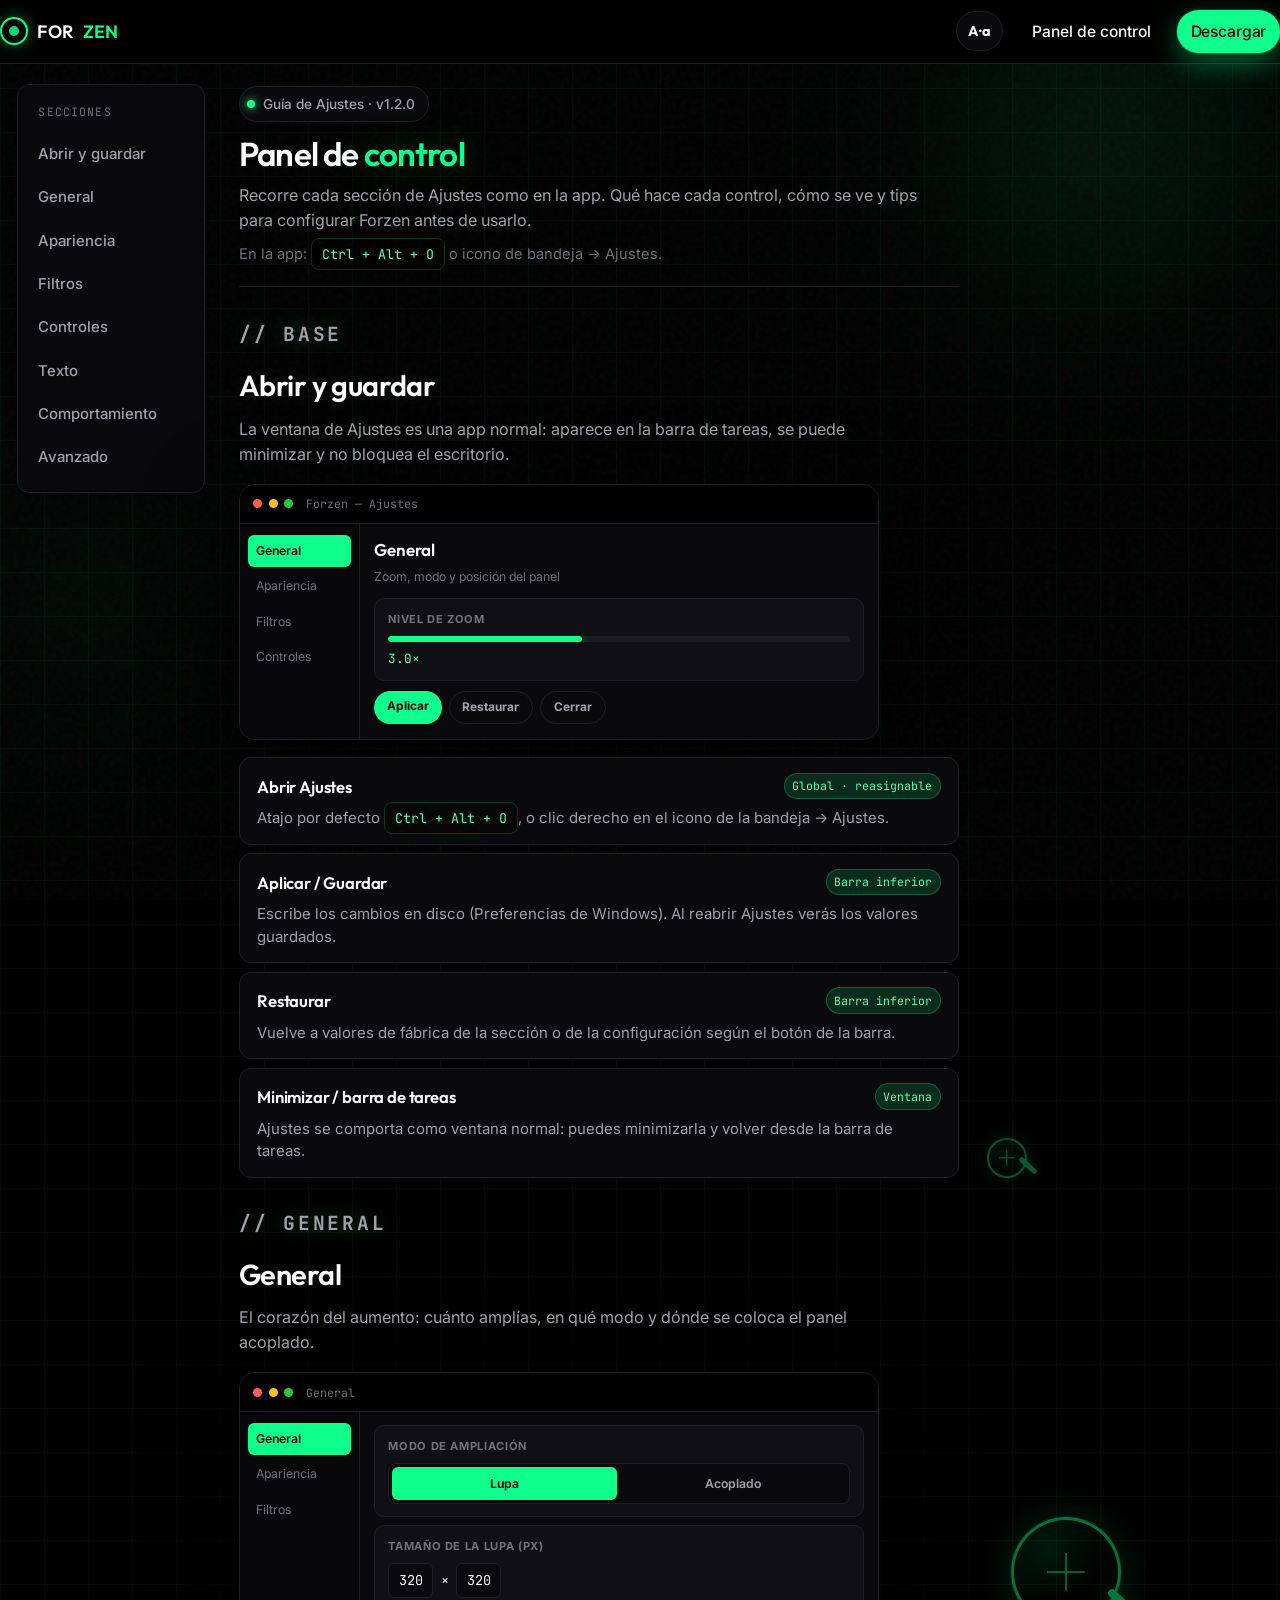
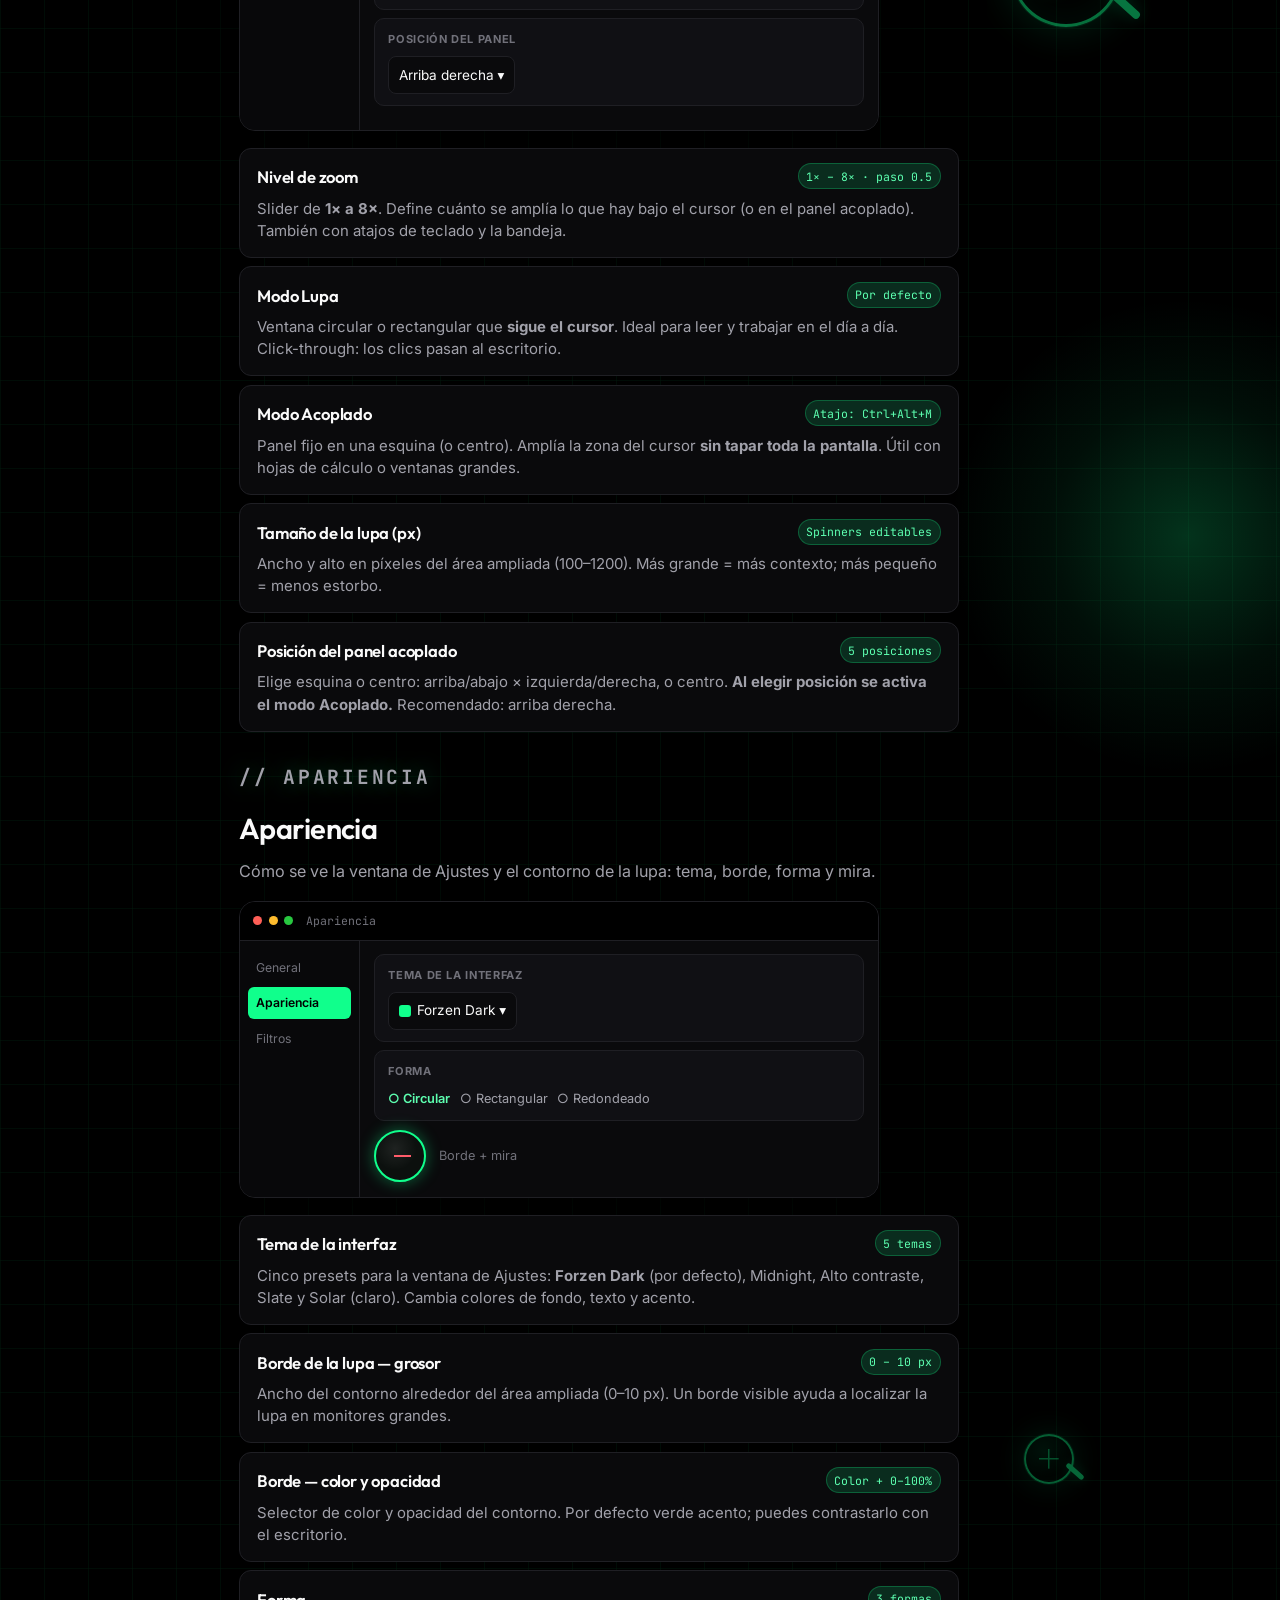
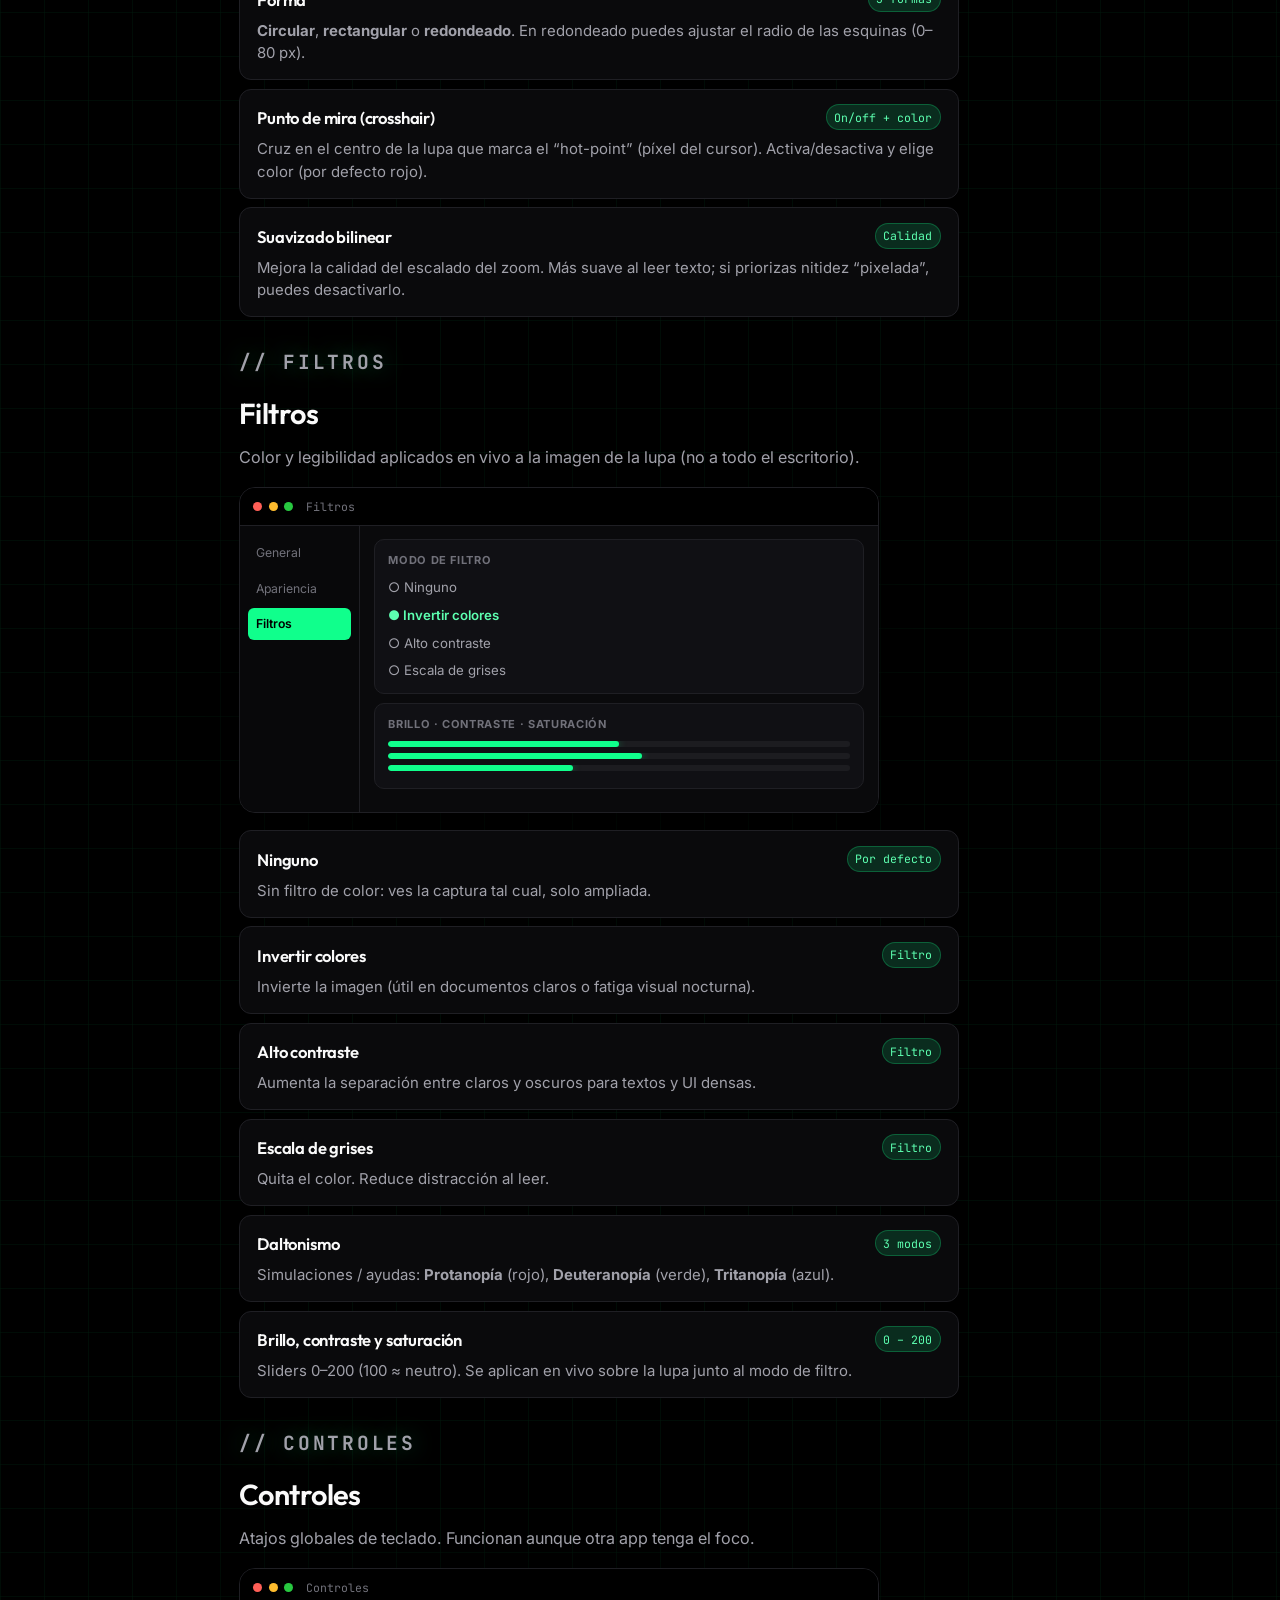
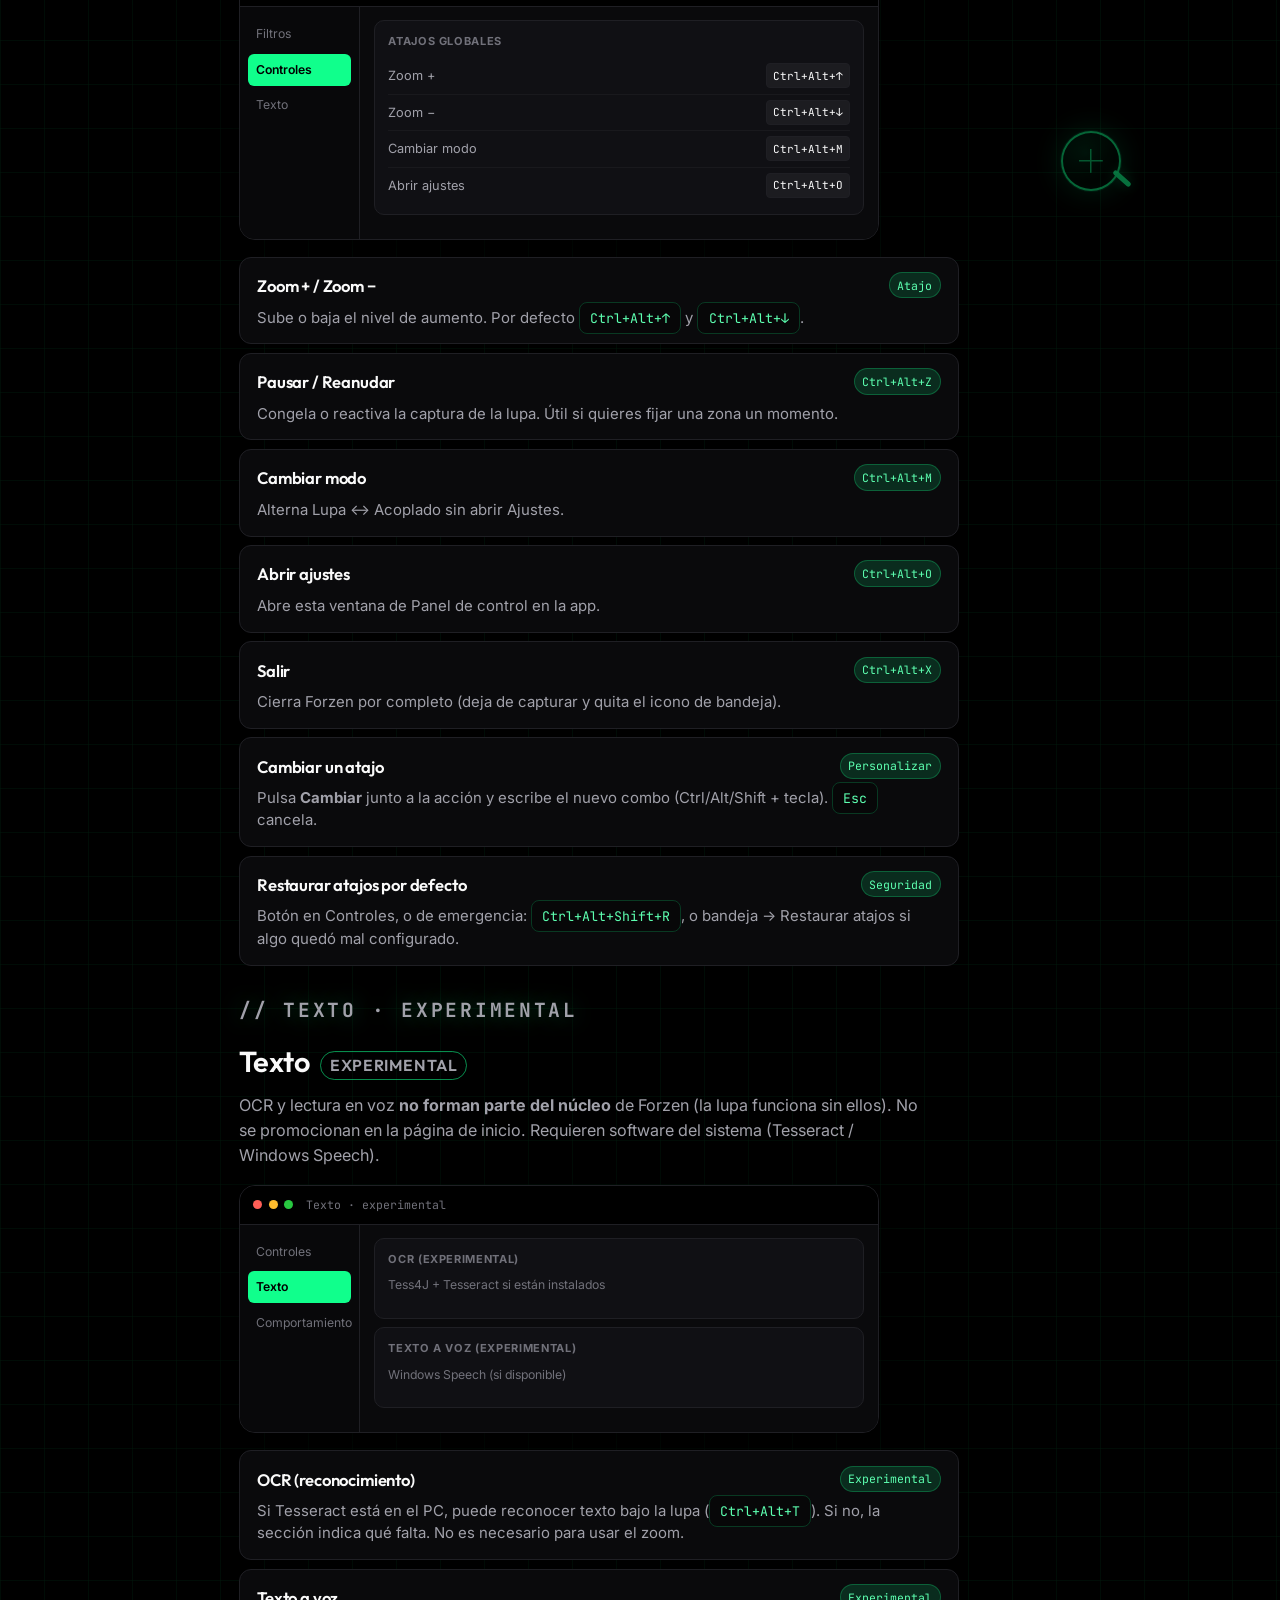
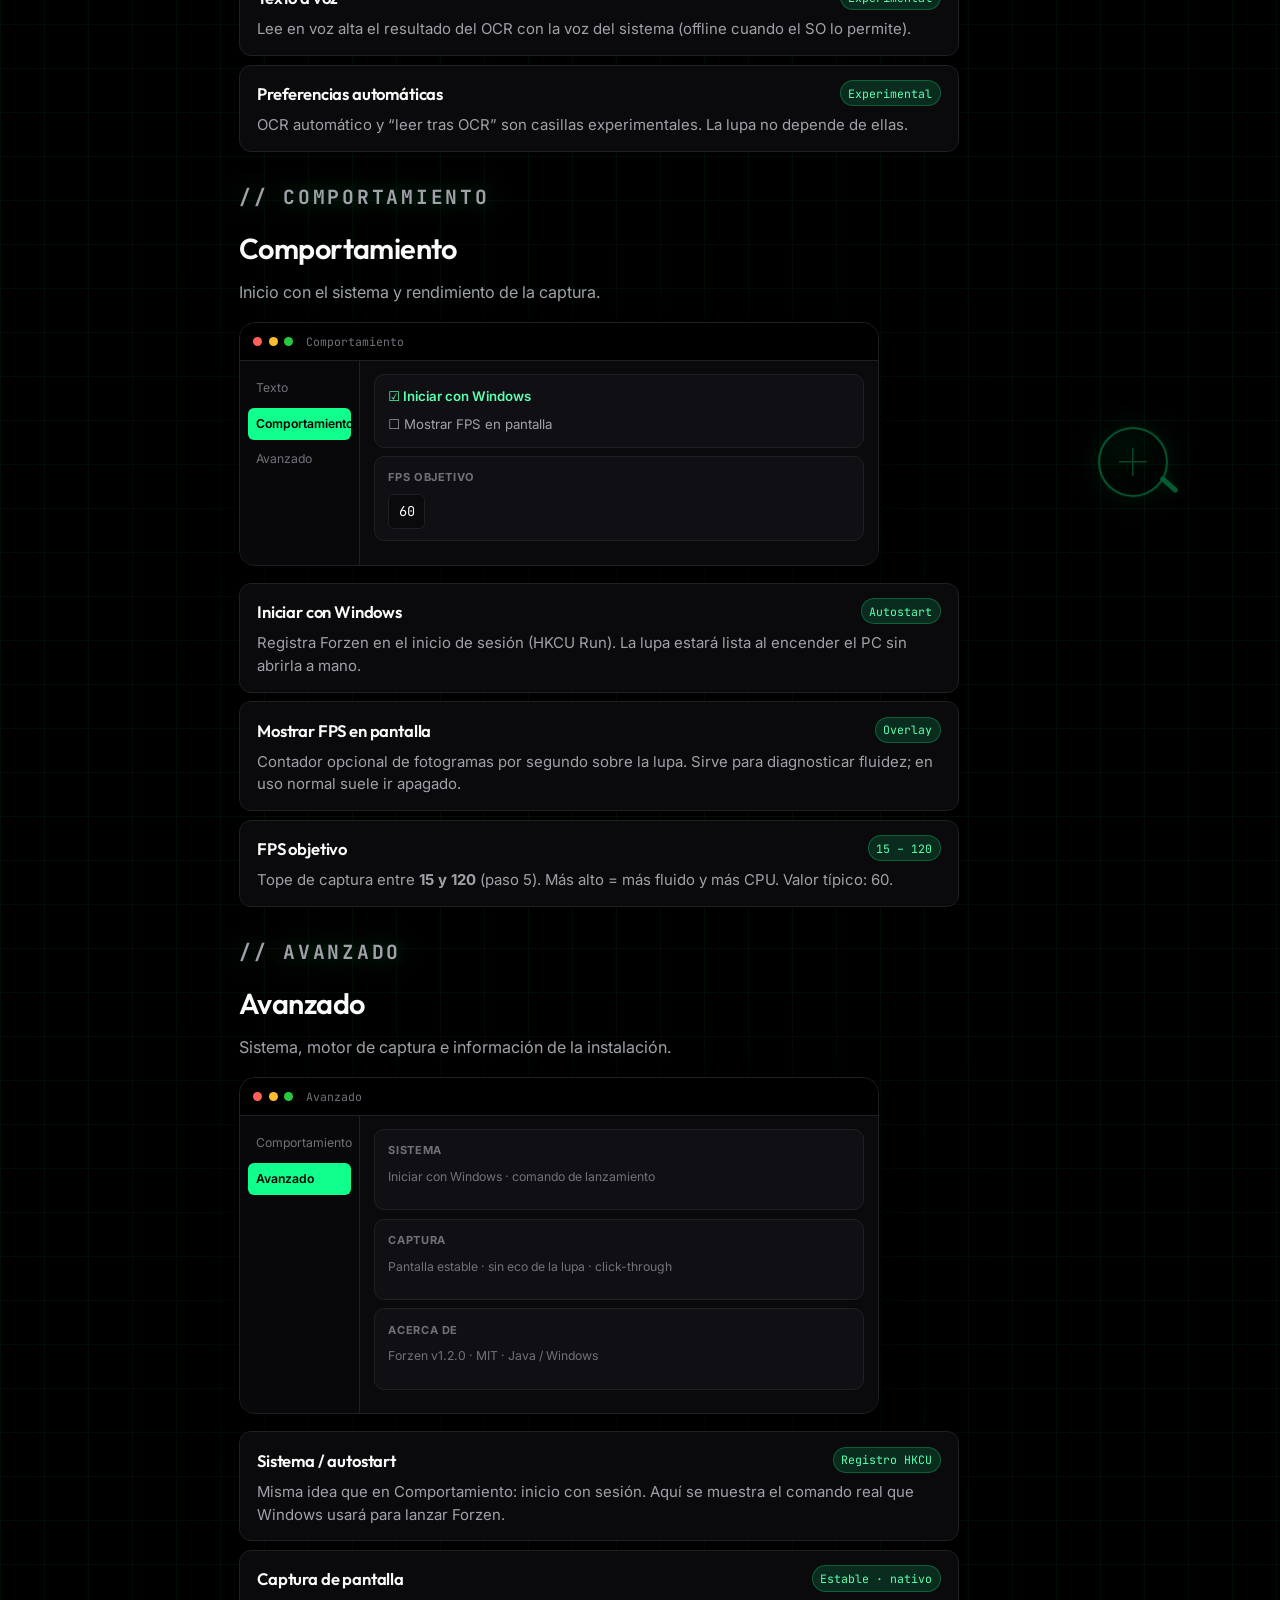
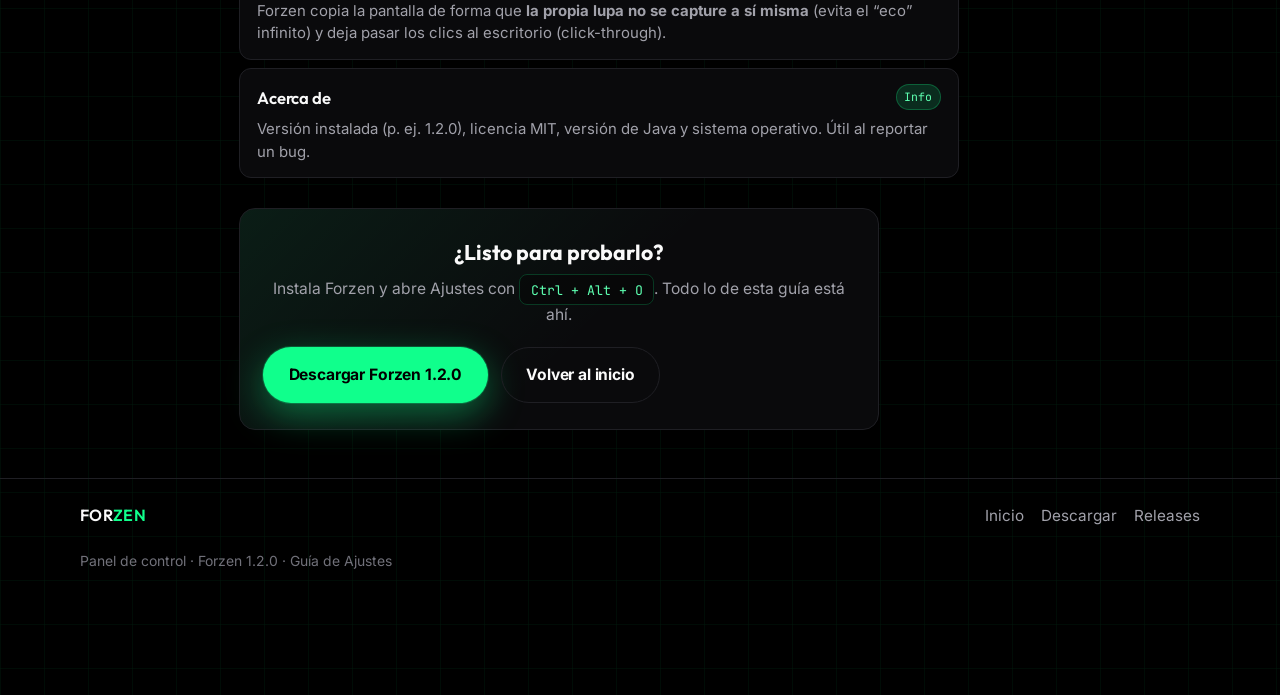
<file: docs/panel-de-control.html>
<!DOCTYPE html>
<html lang="es">
<head>
  <meta charset="UTF-8" />
  <meta name="viewport" content="width=device-width, initial-scale=1.0" />
  <meta name="description" content="Panel de control de Forzen: guía completa de Ajustes — General, Apariencia, Filtros, Controles, Comportamiento y más." />
  <meta name="robots" content="index, follow" />
  <title>Panel de control — Forzen Ajustes</title>
  <link rel="canonical" href="https://FernandezIvan323.github.io/Forzen/panel-de-control.html" />
  <link rel="icon" href="favicon.ico" sizes="any" />
  <link rel="icon" type="image/png" href="favicon-32.png" sizes="32x32" />
  <meta property="og:title" content="Panel de control — Forzen Ajustes" />
  <meta property="og:description" content="Guía completa de Ajustes de Forzen: General, Apariencia, Filtros, Controles y más." />
  <meta property="og:url" content="https://FernandezIvan323.github.io/Forzen/panel-de-control.html" />
  <meta property="og:image" content="https://FernandezIvan323.github.io/Forzen/og-banner.png" />
  <meta property="og:image:width" content="1200" />
  <meta property="og:image:height" content="630" />
  <meta name="twitter:card" content="summary_large_image" />
  <meta name="twitter:image" content="https://FernandezIvan323.github.io/Forzen/og-banner.png" />
  <link rel="preconnect" href="https://fonts.googleapis.com" />
  <link rel="preconnect" href="https://fonts.gstatic.com" crossorigin />
  <link href="https://fonts.googleapis.com/css2?family=Atkinson+Hyperlegible:ital,wght@0,400;0,700;1,400;1,700&family=Inter:wght@400;500;600;700&family=Outfit:wght@500;600;700&family=JetBrains+Mono:wght@400;500&display=swap" rel="stylesheet" />
  <link rel="stylesheet" href="style.css?v=21" />
</head>
<body class="page-panel">
  <div class="pc-page-shell">
  <div class="bg-fx" aria-hidden="true">
    <div class="orb orb-a"></div>
    <div class="orb orb-b"></div>
    <div class="noise"></div>
  </div>
  <!-- Ambient fills full page height; lenses only in empty right rail (see CSS) -->
  <div class="pc-ambient" aria-hidden="true">
    <div class="pc-ambient-grid"></div>
    <div class="pc-ambient-glow g1"></div>
    <div class="pc-ambient-glow g2"></div>
    <span class="pc-float-lens l1"></span>
    <span class="pc-float-lens l2"></span>
    <span class="pc-float-lens l3"></span>
    <span class="pc-float-lens l4"></span>
    <span class="pc-float-lens l5"></span>
    <span class="pc-float-lens l6"></span>
    <span class="pc-float-lens l7"></span>
    <span class="pc-float-lens l8"></span>
    <span class="pc-float-lens l9"></span>
    <span class="pc-hero-lens">
      <span class="pc-hero-lens-glass"></span>
    </span>
  </div>

  <header class="site-header">
    <div class="container nav-inner">
      <a class="logo" href="index.html" aria-label="Forzen inicio">
        <span class="logo-mark" aria-hidden="true"></span>
        FOR<span>ZEN</span>
      </a>
      <div class="a11y-bar" role="region" aria-label="Accesibilidad de la página">
        <button type="button" class="a11y-toggle" aria-expanded="false" aria-controls="a11y-panel" title="Opciones de lectura">A·a</button>
        <div id="a11y-panel" class="a11y-panel" hidden>
          <div class="a11y-row">
            <span class="a11y-row-label">Tamaño de texto</span>
            <button type="button" class="a11y-btn" data-a11y-font="100" aria-pressed="true">100%</button>
            <button type="button" class="a11y-btn" data-a11y-font="125" aria-pressed="false">125%</button>
            <button type="button" class="a11y-btn" data-a11y-font="150" aria-pressed="false">150%</button>
          </div>
          <div class="a11y-row">
            <span class="a11y-row-label">Visual</span>
            <button type="button" class="a11y-btn" data-a11y-hc aria-pressed="false">Ultra contraste</button>
            <button type="button" class="a11y-btn" data-a11y-legible aria-pressed="false">Fuente legible</button>
          </div>
          <div class="a11y-row">
            <span class="a11y-row-label">Fondo</span>
            <button type="button" class="a11y-btn" data-a11y-ambient aria-pressed="true" title="Mueve las lupas del fondo (independiente de Windows)">Animar fondo</button>
          </div>
          <button type="button" class="a11y-btn a11y-btn-reset" data-a11y-reset>Restaurar página</button>
        </div>
      </div>
      <button class="nav-toggle" type="button" aria-expanded="false" aria-controls="primary-nav" aria-label="Abrir menú">
        <span></span>
      </button>
      <nav class="nav-links" id="primary-nav" aria-label="Principal">
        <a href="panel-de-control.html" aria-current="page">Panel de control</a>
        <a class="nav-cta" href="download.html">Descargar</a>
      </nav>
    </div>
  </header>

  <main id="top">
    <div class="pc-layout">
      <aside class="pc-toc" aria-label="Secciones del panel">
        <p class="pc-toc-label">Secciones</p>
        <a href="#abrir">Abrir y guardar</a>
        <a href="#general">General</a>
        <a href="#apariencia">Apariencia</a>
        <a href="#filtros">Filtros</a>
        <a href="#controles">Controles</a>
        <a href="#texto">Texto</a>
        <a href="#comportamiento">Comportamiento</a>
        <a href="#avanzado">Avanzado</a>
      </aside>

      <div class="pc-main">
        <header class="pc-intro">
          <p class="eyebrow">
            <span class="eyebrow-dot" aria-hidden="true"></span>
            Guía de Ajustes · v1.2.0
          </p>
          <h1>Panel de <em>control</em></h1>
          <p class="pc-intro-lead">
            Recorre cada sección de Ajustes como en la app. Qué hace cada control,
            cómo se ve y tips para configurar Forzen antes de usarlo.
          </p>
          <p class="pc-open-hint">
            En la app: <kbd class="kbd">Ctrl + Alt + O</kbd> o icono de bandeja → Ajustes.
          </p>
        </header>

        <!-- Abrir y guardar -->
        <section class="pc-section reveal" id="abrir">
          <header class="pc-section-head">
            <p class="section-kicker">// base</p>
            <h2>Abrir y guardar</h2>
            <p>La ventana de Ajustes es una app normal: aparece en la barra de tareas, se puede minimizar y no bloquea el escritorio.</p>
          </header>

          <div class="pc-mock" aria-hidden="true">
            <div class="pc-mock-chrome">
              <i></i><i></i><i></i>
              <span>Forzen — Ajustes</span>
            </div>
            <div class="pc-mock-body">
              <div class="pc-mock-side">
                <span class="on">General</span>
                <span>Apariencia</span>
                <span>Filtros</span>
                <span>Controles</span>
              </div>
              <div class="pc-mock-content">
                <div class="pc-mock-title">General</div>
                <div class="pc-mock-sub">Zoom, modo y posición del panel</div>
                <div class="pc-mock-card">
                  <div class="pc-mock-card-h">Nivel de zoom</div>
                  <div class="pc-mock-slider"><b style="width:42%"></b></div>
                  <div class="pc-mock-val">3.0×</div>
                </div>
                <div class="pc-mock-foot">
                  <span class="pill">Aplicar</span>
                  <span class="pill ghost">Restaurar</span>
                  <span class="pill ghost">Cerrar</span>
                </div>
              </div>
            </div>
          </div>

          <div class="pc-controls">
            <article class="pc-control">
              <h3>Abrir Ajustes</h3>
              <p>Atajo por defecto <kbd class="kbd">Ctrl + Alt + O</kbd>, o clic derecho en el icono de la bandeja → Ajustes.</p>
              <span class="pc-meta">Global · reasignable</span>
            </article>
            <article class="pc-control">
              <h3>Aplicar / Guardar</h3>
              <p>Escribe los cambios en disco (Preferencias de Windows). Al reabrir Ajustes verás los valores guardados.</p>
              <span class="pc-meta">Barra inferior</span>
            </article>
            <article class="pc-control">
              <h3>Restaurar</h3>
              <p>Vuelve a valores de fábrica de la sección o de la configuración según el botón de la barra.</p>
              <span class="pc-meta">Barra inferior</span>
            </article>
            <article class="pc-control">
              <h3>Minimizar / barra de tareas</h3>
              <p>Ajustes se comporta como ventana normal: puedes minimizarla y volver desde la barra de tareas.</p>
              <span class="pc-meta">Ventana</span>
            </article>
          </div>
        </section>

        <!-- General -->
        <section class="pc-section reveal" id="general">
          <header class="pc-section-head">
            <p class="section-kicker">// general</p>
            <h2>General</h2>
            <p>El corazón del aumento: cuánto amplías, en qué modo y dónde se coloca el panel acoplado.</p>
          </header>

          <div class="pc-mock" aria-hidden="true">
            <div class="pc-mock-chrome"><i></i><i></i><i></i><span>General</span></div>
            <div class="pc-mock-body">
              <div class="pc-mock-side">
                <span class="on">General</span>
                <span>Apariencia</span>
                <span>Filtros</span>
              </div>
              <div class="pc-mock-content">
                <div class="pc-mock-card">
                  <div class="pc-mock-card-h">Modo de ampliación</div>
                  <div class="pc-mock-seg">
                    <b class="on">Lupa</b><b>Acoplado</b>
                  </div>
                </div>
                <div class="pc-mock-card">
                  <div class="pc-mock-card-h">Tamaño de la lupa (px)</div>
                  <div class="pc-mock-spins"><span>320</span><span>×</span><span>320</span></div>
                </div>
                <div class="pc-mock-card">
                  <div class="pc-mock-card-h">Posición del panel</div>
                  <div class="pc-mock-combo">Arriba derecha ▾</div>
                </div>
              </div>
            </div>
          </div>

          <div class="pc-controls">
            <article class="pc-control">
              <h3>Nivel de zoom</h3>
              <p>Slider de <strong>1× a 8×</strong>. Define cuánto se amplía lo que hay bajo el cursor (o en el panel acoplado). También con atajos de teclado y la bandeja.</p>
              <span class="pc-meta">1× – 8× · paso 0.5</span>
            </article>
            <article class="pc-control">
              <h3>Modo Lupa</h3>
              <p>Ventana circular o rectangular que <strong>sigue el cursor</strong>. Ideal para leer y trabajar en el día a día. Click-through: los clics pasan al escritorio.</p>
              <span class="pc-meta">Por defecto</span>
            </article>
            <article class="pc-control">
              <h3>Modo Acoplado</h3>
              <p>Panel fijo en una esquina (o centro). Amplía la zona del cursor <strong>sin tapar toda la pantalla</strong>. Útil con hojas de cálculo o ventanas grandes.</p>
              <span class="pc-meta">Atajo: Ctrl+Alt+M</span>
            </article>
            <article class="pc-control">
              <h3>Tamaño de la lupa (px)</h3>
              <p>Ancho y alto en píxeles del área ampliada (100–1200). Más grande = más contexto; más pequeño = menos estorbo.</p>
              <span class="pc-meta">Spinners editables</span>
            </article>
            <article class="pc-control">
              <h3>Posición del panel acoplado</h3>
              <p>Elige esquina o centro: arriba/abajo × izquierda/derecha, o centro. <strong>Al elegir posición se activa el modo Acoplado.</strong> Recomendado: arriba derecha.</p>
              <span class="pc-meta">5 posiciones</span>
            </article>
          </div>
        </section>

        <!-- Apariencia -->
        <section class="pc-section reveal" id="apariencia">
          <header class="pc-section-head">
            <p class="section-kicker">// apariencia</p>
            <h2>Apariencia</h2>
            <p>Cómo se ve la ventana de Ajustes y el contorno de la lupa: tema, borde, forma y mira.</p>
          </header>

          <div class="pc-mock" aria-hidden="true">
            <div class="pc-mock-chrome"><i></i><i></i><i></i><span>Apariencia</span></div>
            <div class="pc-mock-body">
              <div class="pc-mock-side">
                <span>General</span>
                <span class="on">Apariencia</span>
                <span>Filtros</span>
              </div>
              <div class="pc-mock-content">
                <div class="pc-mock-card">
                  <div class="pc-mock-card-h">Tema de la interfaz</div>
                  <div class="pc-mock-combo"><i class="sw"></i> Forzen Dark ▾</div>
                </div>
                <div class="pc-mock-card">
                  <div class="pc-mock-card-h">Forma</div>
                  <div class="pc-mock-radios">
                    <span class="on">○ Circular</span>
                    <span>○ Rectangular</span>
                    <span>○ Redondeado</span>
                  </div>
                </div>
                <div class="pc-mock-lens-row">
                  <div class="pc-mock-lens-circle"></div>
                  <div class="pc-mock-lens-label">Borde + mira</div>
                </div>
              </div>
            </div>
          </div>

          <div class="pc-controls">
            <article class="pc-control">
              <h3>Tema de la interfaz</h3>
              <p>Cinco presets para la ventana de Ajustes: <strong>Forzen Dark</strong> (por defecto), Midnight, Alto contraste, Slate y Solar (claro). Cambia colores de fondo, texto y acento.</p>
              <span class="pc-meta">5 temas</span>
            </article>
            <article class="pc-control">
              <h3>Borde de la lupa — grosor</h3>
              <p>Ancho del contorno alrededor del área ampliada (0–10 px). Un borde visible ayuda a localizar la lupa en monitores grandes.</p>
              <span class="pc-meta">0 – 10 px</span>
            </article>
            <article class="pc-control">
              <h3>Borde — color y opacidad</h3>
              <p>Selector de color y opacidad del contorno. Por defecto verde acento; puedes contrastarlo con el escritorio.</p>
              <span class="pc-meta">Color + 0–100%</span>
            </article>
            <article class="pc-control">
              <h3>Forma</h3>
              <p><strong>Circular</strong>, <strong>rectangular</strong> o <strong>redondeado</strong>. En redondeado puedes ajustar el radio de las esquinas (0–80 px).</p>
              <span class="pc-meta">3 formas</span>
            </article>
            <article class="pc-control">
              <h3>Punto de mira (crosshair)</h3>
              <p>Cruz en el centro de la lupa que marca el “hot-point” (píxel del cursor). Activa/desactiva y elige color (por defecto rojo).</p>
              <span class="pc-meta">On/off + color</span>
            </article>
            <article class="pc-control">
              <h3>Suavizado bilinear</h3>
              <p>Mejora la calidad del escalado del zoom. Más suave al leer texto; si priorizas nitidez “pixelada”, puedes desactivarlo.</p>
              <span class="pc-meta">Calidad</span>
            </article>
          </div>
        </section>

        <!-- Filtros -->
        <section class="pc-section reveal" id="filtros">
          <header class="pc-section-head">
            <p class="section-kicker">// filtros</p>
            <h2>Filtros</h2>
            <p>Color y legibilidad aplicados en vivo a la imagen de la lupa (no a todo el escritorio).</p>
          </header>

          <div class="pc-mock" aria-hidden="true">
            <div class="pc-mock-chrome"><i></i><i></i><i></i><span>Filtros</span></div>
            <div class="pc-mock-body">
              <div class="pc-mock-side">
                <span>General</span>
                <span>Apariencia</span>
                <span class="on">Filtros</span>
              </div>
              <div class="pc-mock-content">
                <div class="pc-mock-card">
                  <div class="pc-mock-card-h">Modo de filtro</div>
                  <div class="pc-mock-list">
                    <span>○ Ninguno</span>
                    <span class="on">● Invertir colores</span>
                    <span>○ Alto contraste</span>
                    <span>○ Escala de grises</span>
                  </div>
                </div>
                <div class="pc-mock-card">
                  <div class="pc-mock-card-h">Brillo · Contraste · Saturación</div>
                  <div class="pc-mock-slider"><b style="width:50%"></b></div>
                  <div class="pc-mock-slider"><b style="width:55%"></b></div>
                  <div class="pc-mock-slider"><b style="width:40%"></b></div>
                </div>
              </div>
            </div>
          </div>

          <div class="pc-controls">
            <article class="pc-control">
              <h3>Ninguno</h3>
              <p>Sin filtro de color: ves la captura tal cual, solo ampliada.</p>
              <span class="pc-meta">Por defecto</span>
            </article>
            <article class="pc-control">
              <h3>Invertir colores</h3>
              <p>Invierte la imagen (útil en documentos claros o fatiga visual nocturna).</p>
              <span class="pc-meta">Filtro</span>
            </article>
            <article class="pc-control">
              <h3>Alto contraste</h3>
              <p>Aumenta la separación entre claros y oscuros para textos y UI densas.</p>
              <span class="pc-meta">Filtro</span>
            </article>
            <article class="pc-control">
              <h3>Escala de grises</h3>
              <p>Quita el color. Reduce distracción al leer.</p>
              <span class="pc-meta">Filtro</span>
            </article>
            <article class="pc-control">
              <h3>Daltonismo</h3>
              <p>Simulaciones / ayudas: <strong>Protanopía</strong> (rojo), <strong>Deuteranopía</strong> (verde), <strong>Tritanopía</strong> (azul).</p>
              <span class="pc-meta">3 modos</span>
            </article>
            <article class="pc-control">
              <h3>Brillo, contraste y saturación</h3>
              <p>Sliders 0–200 (100 ≈ neutro). Se aplican en vivo sobre la lupa junto al modo de filtro.</p>
              <span class="pc-meta">0 – 200</span>
            </article>
          </div>
        </section>

        <!-- Controles -->
        <section class="pc-section reveal" id="controles">
          <header class="pc-section-head">
            <p class="section-kicker">// controles</p>
            <h2>Controles</h2>
            <p>Atajos globales de teclado. Funcionan aunque otra app tenga el foco.</p>
          </header>

          <div class="pc-mock" aria-hidden="true">
            <div class="pc-mock-chrome"><i></i><i></i><i></i><span>Controles</span></div>
            <div class="pc-mock-body">
              <div class="pc-mock-side">
                <span>Filtros</span>
                <span class="on">Controles</span>
                <span>Texto</span>
              </div>
              <div class="pc-mock-content">
                <div class="pc-mock-card">
                  <div class="pc-mock-card-h">Atajos globales</div>
                  <div class="pc-mock-hk"><span>Zoom +</span><kbd>Ctrl+Alt+↑</kbd></div>
                  <div class="pc-mock-hk"><span>Zoom −</span><kbd>Ctrl+Alt+↓</kbd></div>
                  <div class="pc-mock-hk"><span>Cambiar modo</span><kbd>Ctrl+Alt+M</kbd></div>
                  <div class="pc-mock-hk"><span>Abrir ajustes</span><kbd>Ctrl+Alt+O</kbd></div>
                </div>
              </div>
            </div>
          </div>

          <div class="pc-controls">
            <article class="pc-control">
              <h3>Zoom + / Zoom −</h3>
              <p>Sube o baja el nivel de aumento. Por defecto <kbd class="kbd">Ctrl+Alt+↑</kbd> y <kbd class="kbd">Ctrl+Alt+↓</kbd>.</p>
              <span class="pc-meta">Atajo</span>
            </article>
            <article class="pc-control">
              <h3>Pausar / Reanudar</h3>
              <p>Congela o reactiva la captura de la lupa. Útil si quieres fijar una zona un momento.</p>
              <span class="pc-meta">Ctrl+Alt+Z</span>
            </article>
            <article class="pc-control">
              <h3>Cambiar modo</h3>
              <p>Alterna Lupa ↔ Acoplado sin abrir Ajustes.</p>
              <span class="pc-meta">Ctrl+Alt+M</span>
            </article>
            <article class="pc-control">
              <h3>Abrir ajustes</h3>
              <p>Abre esta ventana de Panel de control en la app.</p>
              <span class="pc-meta">Ctrl+Alt+O</span>
            </article>
            <article class="pc-control">
              <h3>Salir</h3>
              <p>Cierra Forzen por completo (deja de capturar y quita el icono de bandeja).</p>
              <span class="pc-meta">Ctrl+Alt+X</span>
            </article>
            <article class="pc-control">
              <h3>Cambiar un atajo</h3>
              <p>Pulsa <strong>Cambiar</strong> junto a la acción y escribe el nuevo combo (Ctrl/Alt/Shift + tecla). <kbd class="kbd">Esc</kbd> cancela.</p>
              <span class="pc-meta">Personalizar</span>
            </article>
            <article class="pc-control">
              <h3>Restaurar atajos por defecto</h3>
              <p>Botón en Controles, o de emergencia: <kbd class="kbd">Ctrl+Alt+Shift+R</kbd>, o bandeja → Restaurar atajos si algo quedó mal configurado.</p>
              <span class="pc-meta">Seguridad</span>
            </article>
          </div>
        </section>

        <!-- Texto (experimental — alineado con la app; no en la landing de producto) -->
        <section class="pc-section reveal" id="texto">
          <header class="pc-section-head">
            <p class="section-kicker">// texto · experimental</p>
            <h2>Texto <span class="pc-badge-exp" style="font-size:0.55em;vertical-align:middle;margin-left:0.35rem;padding:0.2rem 0.5rem;border:1px solid var(--border-strong);border-radius:999px;color:var(--muted);font-weight:600;letter-spacing:0.04em;">EXPERIMENTAL</span></h2>
            <p>
              OCR y lectura en voz <strong>no forman parte del núcleo</strong> de Forzen (la lupa funciona sin ellos).
              No se promocionan en la página de inicio. Requieren software del sistema (Tesseract / Windows Speech).
            </p>
          </header>

          <div class="pc-mock" aria-hidden="true">
            <div class="pc-mock-chrome"><i></i><i></i><i></i><span>Texto · experimental</span></div>
            <div class="pc-mock-body">
              <div class="pc-mock-side">
                <span>Controles</span>
                <span class="on">Texto</span>
                <span>Comportamiento</span>
              </div>
              <div class="pc-mock-content">
                <div class="pc-mock-card">
                  <div class="pc-mock-card-h">OCR (experimental)</div>
                  <div class="pc-mock-sub">Tess4J + Tesseract si están instalados</div>
                </div>
                <div class="pc-mock-card">
                  <div class="pc-mock-card-h">Texto a voz (experimental)</div>
                  <div class="pc-mock-sub">Windows Speech (si disponible)</div>
                </div>
              </div>
            </div>
          </div>

          <div class="pc-controls">
            <article class="pc-control">
              <h3>OCR (reconocimiento)</h3>
              <p>Si Tesseract está en el PC, puede reconocer texto bajo la lupa (<kbd class="kbd">Ctrl+Alt+T</kbd>). Si no, la sección indica qué falta. No es necesario para usar el zoom.</p>
              <span class="pc-meta">Experimental</span>
            </article>
            <article class="pc-control">
              <h3>Texto a voz</h3>
              <p>Lee en voz alta el resultado del OCR con la voz del sistema (offline cuando el SO lo permite).</p>
              <span class="pc-meta">Experimental</span>
            </article>
            <article class="pc-control">
              <h3>Preferencias automáticas</h3>
              <p>OCR automático y “leer tras OCR” son casillas experimentales. La lupa no depende de ellas.</p>
              <span class="pc-meta">Experimental</span>
            </article>
          </div>
        </section>

        <!-- Comportamiento -->
        <section class="pc-section reveal" id="comportamiento">
          <header class="pc-section-head">
            <p class="section-kicker">// comportamiento</p>
            <h2>Comportamiento</h2>
            <p>Inicio con el sistema y rendimiento de la captura.</p>
          </header>

          <div class="pc-mock" aria-hidden="true">
            <div class="pc-mock-chrome"><i></i><i></i><i></i><span>Comportamiento</span></div>
            <div class="pc-mock-body">
              <div class="pc-mock-side">
                <span>Texto</span>
                <span class="on">Comportamiento</span>
                <span>Avanzado</span>
              </div>
              <div class="pc-mock-content">
                <div class="pc-mock-card">
                  <div class="pc-mock-list">
                    <span class="on">☑ Iniciar con Windows</span>
                    <span>☐ Mostrar FPS en pantalla</span>
                  </div>
                </div>
                <div class="pc-mock-card">
                  <div class="pc-mock-card-h">FPS objetivo</div>
                  <div class="pc-mock-spins"><span>60</span></div>
                </div>
              </div>
            </div>
          </div>

          <div class="pc-controls">
            <article class="pc-control">
              <h3>Iniciar con Windows</h3>
              <p>Registra Forzen en el inicio de sesión (HKCU Run). La lupa estará lista al encender el PC sin abrirla a mano.</p>
              <span class="pc-meta">Autostart</span>
            </article>
            <article class="pc-control">
              <h3>Mostrar FPS en pantalla</h3>
              <p>Contador opcional de fotogramas por segundo sobre la lupa. Sirve para diagnosticar fluidez; en uso normal suele ir apagado.</p>
              <span class="pc-meta">Overlay</span>
            </article>
            <article class="pc-control">
              <h3>FPS objetivo</h3>
              <p>Tope de captura entre <strong>15 y 120</strong> (paso 5). Más alto = más fluido y más CPU. Valor típico: 60.</p>
              <span class="pc-meta">15 – 120</span>
            </article>
          </div>
        </section>

        <!-- Avanzado -->
        <section class="pc-section reveal" id="avanzado">
          <header class="pc-section-head">
            <p class="section-kicker">// avanzado</p>
            <h2>Avanzado</h2>
            <p>Sistema, motor de captura e información de la instalación.</p>
          </header>

          <div class="pc-mock" aria-hidden="true">
            <div class="pc-mock-chrome"><i></i><i></i><i></i><span>Avanzado</span></div>
            <div class="pc-mock-body">
              <div class="pc-mock-side">
                <span>Comportamiento</span>
                <span class="on">Avanzado</span>
              </div>
              <div class="pc-mock-content">
                <div class="pc-mock-card">
                  <div class="pc-mock-card-h">Sistema</div>
                  <div class="pc-mock-sub">Iniciar con Windows · comando de lanzamiento</div>
                </div>
                <div class="pc-mock-card">
                  <div class="pc-mock-card-h">Captura</div>
                  <div class="pc-mock-sub">Pantalla estable · sin eco de la lupa · click-through</div>
                </div>
                <div class="pc-mock-card">
                  <div class="pc-mock-card-h">Acerca de</div>
                  <div class="pc-mock-sub">Forzen v1.2.0 · MIT · Java / Windows</div>
                </div>
              </div>
            </div>
          </div>

          <div class="pc-controls">
            <article class="pc-control">
              <h3>Sistema / autostart</h3>
              <p>Misma idea que en Comportamiento: inicio con sesión. Aquí se muestra el comando real que Windows usará para lanzar Forzen.</p>
              <span class="pc-meta">Registro HKCU</span>
            </article>
            <article class="pc-control">
              <h3>Captura de pantalla</h3>
              <p>Forzen copia la pantalla de forma que <strong>la propia lupa no se capture a sí misma</strong> (evita el “eco” infinito) y deja pasar los clics al escritorio (click-through).</p>
              <span class="pc-meta">Estable · nativo</span>
            </article>
            <article class="pc-control">
              <h3>Acerca de</h3>
              <p>Versión instalada (p. ej. 1.2.0), licencia MIT, versión de Java y sistema operativo. Útil al reportar un bug.</p>
              <span class="pc-meta">Info</span>
            </article>
          </div>
        </section>

        <section class="pc-cta-block reveal">
          <h2>¿Listo para probarlo?</h2>
          <p>Instala Forzen y abre Ajustes con <kbd class="kbd">Ctrl + Alt + O</kbd>. Todo lo de esta guía está ahí.</p>
          <div class="hero-actions" style="margin-bottom:0;">
            <a class="btn btn-primary" href="download.html">Descargar Forzen 1.2.0</a>
            <a class="btn btn-ghost" href="index.html">Volver al inicio</a>
          </div>
        </section>
      </div>
    </div>
  </main>

  <footer class="site-footer">
    <div class="container footer-inner">
      <div class="footer-brand">FOR<span>ZEN</span></div>
      <div class="footer-links">
        <a href="index.html">Inicio</a>
        <a href="download.html">Descargar</a>
        <a href="https://github.com/FernandezIvan323/Forzen/releases">Releases</a>
      </div>
      <p class="footer-copy">Panel de control · Forzen 1.2.0 · Guía de Ajustes</p>
    </div>
  </footer>
  </div><!-- /.pc-page-shell -->

  <script src="a11y.js?v=21"></script>
  <script src="app.js?v=21"></script>
  <script src="panel-ambient.js?v=21"></script>
</body>
</html>
</file>
<file: docs/style.css>
/* ─── Forzen Landing — Soft Dark (aligned with in-app Settings) ─── */

:root {
  /* Deeper blacks + higher saturation Soft Dark */
  --bg: #000000;
  --bg-elevated: #050506;
  --surface: #0a0a0c;
  --surface-hover: #121216;
  --card: #0a0a0c;
  --card-hover: #121216;
  --border: #1f1f24;
  --border-strong: rgba(16, 255, 140, 0.55);
  --accent: #10ff8c;
  --accent-soft: #5dffb0;
  --accent-dim: rgba(16, 255, 140, 0.14);
  --accent-glow: rgba(16, 255, 140, 0.38);
  /* Alias so existing rules keep working */
  --green: var(--accent);
  --green-soft: var(--accent-soft);
  --green-dim: var(--accent-dim);
  --green-glow: var(--accent-glow);
  --red: #ff5c6a;
  --text: #fafafa;
  --muted: #a1a1aa;
  --muted-2: #71717a;
  --on-accent: #000000;
  --radius: 12px;
  --radius-lg: 16px;
  --shadow: 0 28px 90px rgba(0, 0, 0, 0.75);
  --font-sans: "Inter", system-ui, -apple-system, BlinkMacSystemFont, "Segoe UI", sans-serif;
  --font-display: "Outfit", var(--font-sans);
  --font-mono: "JetBrains Mono", "Consolas", ui-monospace, monospace;
  --nav-h: 64px;
  --max: 1120px;
}

*, *::before, *::after { box-sizing: border-box; margin: 0; padding: 0; }

html {
  scroll-behavior: smooth;
  font-size: 17px;
  -webkit-text-size-adjust: 100%;
}

body {
  font-family: var(--font-sans);
  background: var(--bg);
  color: var(--text);
  line-height: 1.65;
  min-height: 100vh;
  overflow-x: hidden;
  -webkit-font-smoothing: antialiased;
  /* Forzen magnifier cursor (hotspot = center of glass). PNG first for Windows. */
  cursor: url("cursor-lens.png") 14 14, url("cursor-lens.svg") 14 14, auto;
}

/* Clickable UI: green hand (same brand color as the lens) */
a,
button,
.a11y-btn,
.a11y-toggle,
.nav-cta,
.nav-toggle,
input,
select,
textarea,
label,
summary,
[role="button"],
[data-live-mode] {
  cursor: url("cursor-pointer.png") 10 3, url("cursor-pointer.svg") 10 3, pointer;
}

/* High-contrast reading mode: restore system cursors */
html[data-hc] body {
  cursor: auto;
}
html[data-hc] a,
html[data-hc] button,
html[data-hc] .a11y-btn,
html[data-hc] .a11y-toggle,
html[data-hc] .nav-cta,
html[data-hc] .nav-toggle,
html[data-hc] [role="button"] {
  cursor: pointer;
}

/* Ambient background */
.bg-fx {
  position: fixed;
  inset: 0;
  pointer-events: none;
  z-index: 0;
  overflow: hidden;
}
.bg-fx .orb {
  position: absolute;
  border-radius: 50%;
  filter: blur(80px);
  opacity: 0.45;
}
.bg-fx .orb-a {
  width: 520px; height: 520px;
  top: -120px; right: -80px;
  background: radial-gradient(circle, rgba(16, 255, 140, 0.2), transparent 70%);
}
.bg-fx .orb-b {
  width: 420px; height: 420px;
  bottom: 10%; left: -120px;
  background: radial-gradient(circle, rgba(16, 255, 140, 0.12), transparent 70%);
}
.bg-fx .noise {
  position: absolute; inset: 0;
  opacity: 0.035;
  background-image: url("data:image/svg+xml,%3Csvg viewBox='0 0 200 200' xmlns='http://www.w3.org/2000/svg'%3E%3Cfilter id='n'%3E%3CfeTurbulence type='fractalNoise' baseFrequency='0.85' numOctaves='4' stitchTiles='stitch'/%3E%3C/filter%3E%3Crect width='100%25' height='100%25' filter='url(%23n)'/%3E%3C/svg%3E");
}

a { color: var(--green); text-decoration: none; }
a:hover { text-decoration: underline; text-underline-offset: 3px; }

:focus-visible {
  outline: 3px solid var(--green);
  outline-offset: 3px;
  border-radius: 4px;
}
a:focus-visible,
button:focus-visible,
.btn:focus-visible,
.nav-cta:focus-visible,
input:focus-visible,
select:focus-visible,
summary:focus-visible {
  outline: 3px solid var(--green);
  outline-offset: 3px;
}

/* ─── Site a11y preferences ─── */
html[data-font-scale="125"] { font-size: 21px; }
html[data-font-scale="150"] { font-size: 25px; }
html[data-legible="true"] body {
  font-family: "Atkinson Hyperlegible", var(--font-sans);
}
html[data-hc="true"] {
  --bg: #000000;
  --bg-elevated: #000000;
  --surface: #0a0a0a;
  --surface-hover: #141414;
  --card: #0a0a0a;
  --card-hover: #141414;
  --border: #ffffff;
  --border-strong: #ffff00;
  --accent: #ffff00;
  --accent-soft: #ffff66;
  --accent-dim: rgba(255, 255, 0, 0.15);
  --accent-glow: rgba(255, 255, 0, 0.35);
  --green: #ffff00;
  --green-soft: #ffff66;
  --green-dim: rgba(255, 255, 0, 0.15);
  --green-glow: rgba(255, 255, 0, 0.35);
  --text: #ffffff;
  --muted: #eeeeee;
  --muted-2: #dddddd;
  --on-accent: #000000;
  --red: #ff3333;
}

.a11y-bar {
  position: relative;
  margin-left: auto;
  margin-right: 0.35rem;
  display: flex;
  align-items: center;
  order: 0;
}
.nav-inner .nav-toggle { order: 2; }
.nav-inner .nav-links { order: 1; }
.a11y-toggle {
  display: inline-flex;
  align-items: center;
  justify-content: center;
  min-width: 44px;
  min-height: 40px;
  padding: 0.35rem 0.65rem;
  border-radius: 999px;
  border: 1px solid var(--border);
  background: var(--surface);
  color: var(--text);
  font-family: var(--font-display);
  font-weight: 700;
  font-size: 0.85rem;
  cursor: pointer;
  letter-spacing: -0.02em;
}
.a11y-toggle:hover {
  border-color: var(--border-strong);
  background: var(--surface-hover);
}
.a11y-panel {
  position: absolute;
  top: calc(100% + 8px);
  right: 0;
  z-index: 200;
  min-width: 220px;
  padding: 0.75rem;
  border-radius: var(--radius);
  border: 1px solid var(--border);
  background: var(--bg-elevated);
  box-shadow: var(--shadow);
  display: flex;
  flex-direction: column;
  gap: 0.55rem;
}
.a11y-panel[hidden] { display: none !important; }
.a11y-row {
  display: flex;
  flex-wrap: wrap;
  gap: 0.35rem;
  align-items: center;
}
.a11y-row-label {
  width: 100%;
  font-size: 0.68rem;
  font-family: var(--font-mono);
  letter-spacing: 0.06em;
  text-transform: uppercase;
  color: var(--muted-2);
  margin-bottom: 0.1rem;
}
.a11y-btn {
  flex: 1;
  min-width: 2.5rem;
  min-height: 36px;
  padding: 0.35rem 0.5rem;
  border-radius: 8px;
  border: 1px solid var(--border);
  background: var(--surface);
  color: var(--text);
  font-weight: 600;
  font-size: 0.8rem;
  cursor: pointer;
}
.a11y-btn.is-on,
.a11y-btn[aria-pressed="true"] {
  border-color: var(--border-strong);
  background: var(--accent);
  color: var(--on-accent);
}
.a11y-btn:hover { border-color: var(--border-strong); }
.a11y-btn-reset {
  width: 100%;
  margin-top: 0.15rem;
  border-style: dashed;
  background: transparent;
  color: var(--muted);
  font-weight: 600;
}
.a11y-btn-reset:hover {
  color: var(--text);
  border-color: var(--border-strong);
  background: var(--accent-dim);
}

/* Trust / SHA block */
.trust-block {
  margin-top: 1.25rem;
  padding: 1rem 1.1rem;
  border-radius: var(--radius);
  border: 1px solid var(--border);
  background: var(--surface);
  text-align: left;
}
.trust-block h3 {
  font-family: var(--font-display);
  font-size: 0.95rem;
  margin-bottom: 0.45rem;
}
.trust-block p {
  color: var(--muted);
  font-size: 0.86rem;
  line-height: 1.5;
  margin-bottom: 0.65rem;
}
.sha-row {
  display: flex;
  flex-wrap: wrap;
  gap: 0.5rem;
  align-items: center;
  margin-bottom: 0.75rem;
}
.sha-code {
  flex: 1;
  min-width: 0;
  font-family: var(--font-mono);
  font-size: 0.68rem;
  word-break: break-all;
  color: var(--accent-soft);
  background: #000;
  border: 1px solid var(--border);
  border-radius: 8px;
  padding: 0.55rem 0.65rem;
}
.trust-actions {
  display: flex;
  flex-wrap: wrap;
  gap: 0.5rem;
}

.container {
  width: min(100% - 2.5rem, var(--max));
  margin-inline: auto;
  position: relative;
  z-index: 1;
}

/* ─── Nav ─── */
.site-header {
  position: sticky;
  top: 0;
  z-index: 100;
  height: var(--nav-h);
  display: flex;
  align-items: center;
  backdrop-filter: blur(16px) saturate(1.35);
  -webkit-backdrop-filter: blur(16px) saturate(1.35);
  background: rgba(0, 0, 0, 0.92);
  border-bottom: 1px solid var(--border);
}

.nav-inner {
  display: flex;
  align-items: center;
  justify-content: space-between;
  gap: 0.65rem;
  width: 100%;
  flex-wrap: nowrap;
}
.nav-inner .logo { margin-right: auto; }

.logo {
  display: inline-flex;
  align-items: center;
  gap: 0.55rem;
  font-family: var(--font-display);
  font-weight: 600;
  font-size: 1.05rem;
  letter-spacing: 0.02em;
  color: var(--text);
  text-decoration: none;
}
.logo:hover { text-decoration: none; color: var(--text); }
.logo-mark {
  width: 28px; height: 28px;
  border-radius: 50%;
  border: 2px solid var(--green);
  box-shadow: 0 0 16px var(--green-glow);
  position: relative;
  flex-shrink: 0;
}
.logo-mark::after {
  content: "";
  position: absolute;
  inset: 7px;
  border-radius: 50%;
  background: var(--green);
  opacity: 0.85;
}
.logo span { color: var(--green); }

.nav-links {
  display: flex;
  align-items: center;
  gap: 0.25rem;
}
.nav-links a {
  color: var(--muted);
  font-size: 0.92rem;
  font-weight: 500;
  padding: 0.45rem 0.75rem;
  border-radius: 999px;
  text-decoration: none;
  transition: color 0.15s, background 0.15s;
}
.nav-links a[aria-current="page"] {
  color: var(--text);
  border-bottom-color: var(--accent);
}
.nav-links a:hover {
  color: var(--text);
  background: rgba(255,255,255,0.04);
  text-decoration: none;
}

/* Nav CTA uses same solid CTA language as download buttons */
.nav-cta {
  display: inline-flex;
  align-items: center;
  justify-content: center;
  gap: 0.4rem;
  margin-left: 0.5rem;
  padding: 0.55rem 1.15rem;
  border-radius: 999px;
  border: 1px solid transparent;
  background: var(--accent);
  color: var(--on-accent) !important;
  font-weight: 700;
  font-size: 0.84rem;
  letter-spacing: -0.01em;
  text-decoration: none !important;
  box-shadow:
    0 0 0 1px rgba(16, 255, 140, 0.2),
    0 10px 28px var(--accent-glow);
  transition: transform 0.15s, box-shadow 0.15s, background 0.15s, filter 0.15s;
}
.nav-cta:hover {
  transform: translateY(-1px);
  background: var(--accent-soft);
  filter: saturate(1.08);
  box-shadow:
    0 0 0 1px rgba(16, 255, 140, 0.35),
    0 14px 36px var(--accent-glow);
}

.nav-toggle {
  display: none;
  width: 44px; height: 44px;
  border: 1px solid var(--border);
  border-radius: 12px;
  background: var(--card);
  color: var(--text);
  cursor: pointer;
  align-items: center;
  justify-content: center;
}
.nav-toggle span,
.nav-toggle span::before,
.nav-toggle span::after {
  display: block;
  width: 18px; height: 2px;
  background: currentColor;
  border-radius: 2px;
  position: relative;
  transition: transform 0.2s, opacity 0.2s;
}
.nav-toggle span::before,
.nav-toggle span::after {
  content: "";
  position: absolute;
  left: 0;
}
.nav-toggle span::before { top: -6px; }
.nav-toggle span::after { top: 6px; }
.nav-toggle[aria-expanded="true"] span { background: transparent; }
.nav-toggle[aria-expanded="true"] span::before { top: 0; transform: rotate(45deg); }
.nav-toggle[aria-expanded="true"] span::after { top: 0; transform: rotate(-45deg); }

/* ─── Buttons — same design as “Descargar Forzen 1.2.0” CTA ─── */
.btn {
  display: inline-flex;
  align-items: center;
  justify-content: center;
  gap: 0.45rem;
  padding: 0.85rem 1.45rem;
  border-radius: 999px;
  font-family: var(--font-sans);
  font-weight: 700;
  font-size: 0.92rem;
  letter-spacing: -0.01em;
  border: 1px solid transparent;
  cursor: pointer;
  text-decoration: none !important;
  transition: transform 0.15s, box-shadow 0.15s, background 0.15s, border-color 0.15s, filter 0.15s;
}
.btn:hover { transform: translateY(-1px); }
.btn-primary,
.btn-download {
  background: var(--accent);
  color: var(--on-accent) !important;
  box-shadow:
    0 0 0 1px rgba(16, 255, 140, 0.22),
    0 12px 36px var(--accent-glow);
}
.btn-primary:hover,
.btn-download:hover {
  background: var(--accent-soft);
  filter: saturate(1.08);
  box-shadow:
    0 0 0 1px rgba(16, 255, 140, 0.4),
    0 16px 48px var(--accent-glow);
}
.btn-ghost {
  background: transparent;
  color: var(--text) !important;
  border-color: var(--border);
  box-shadow: none;
}
.btn-ghost:hover {
  border-color: rgba(16, 255, 140, 0.45);
  background: var(--accent-dim);
  color: var(--accent-soft) !important;
  box-shadow: 0 0 0 1px rgba(16, 255, 140, 0.12);
}

/* ─── Hero ─── */
.hero {
  padding: clamp(1.75rem, 4vw, 3.25rem) 0 clamp(1.75rem, 4vw, 3rem);
  position: relative;
  z-index: 1;
}
.hero-grid {
  display: grid;
  grid-template-columns: 1.05fr 0.95fr;
  gap: clamp(2rem, 5vw, 4rem);
  align-items: center;
}
.eyebrow {
  display: inline-flex;
  align-items: center;
  gap: 0.5rem;
  padding: 0.35rem 0.75rem 0.35rem 0.4rem;
  border-radius: 999px;
  border: 1px solid var(--border);
  background: var(--card);
  color: var(--muted);
  font-size: 0.8rem;
  font-weight: 500;
  margin-bottom: 1.25rem;
}
.eyebrow-dot {
  width: 8px; height: 8px;
  border-radius: 50%;
  background: var(--green);
  box-shadow: 0 0 10px var(--green);
}
.hero h1 {
  font-family: var(--font-display);
  font-size: clamp(1.85rem, 3.8vw, 2.55rem);
  line-height: 1.15;
  letter-spacing: -0.025em;
  font-weight: 600;
  margin-bottom: 0.95rem;
  max-width: 18ch;
}
.hero h1 em {
  font-style: normal;
  color: var(--green);
  text-shadow: 0 0 40px var(--green-glow);
}
.hero-lead {
  color: var(--muted);
  font-size: 1rem;
  max-width: 40ch;
  margin-bottom: 1.5rem;
}
.hero-actions {
  display: flex;
  flex-wrap: wrap;
  gap: 0.75rem;
  margin-bottom: 2rem;
}
.hero-stats {
  display: grid;
  grid-template-columns: repeat(3, minmax(0, 1fr));
  gap: 0.75rem;
  max-width: 420px;
  align-items: start;
}
.stat {
  padding: 0.75rem 0.8rem;
  border-radius: var(--radius);
  border: 1px solid var(--border);
  background: var(--surface);
  min-width: 0;
  max-width: 100%;
  height: auto;
  align-self: start;
  overflow: hidden;
}
.stat strong {
  display: block;
  font-family: var(--font-display);
  /* Cap growth when A·a scales root font-size */
  font-size: clamp(1.05rem, 2.8vw, 1.35rem);
  color: var(--green);
  letter-spacing: -0.02em;
  line-height: 1.15;
  white-space: nowrap;
}
.stat span {
  display: block;
  font-size: 0.72rem;
  color: var(--muted-2);
  line-height: 1.3;
  margin-top: 0.25rem;
  overflow-wrap: anywhere;
  hyphens: auto;
}
/* Keep stat numbers stable when page font is enlarged */
html[data-font-scale="125"] .stat strong,
html[data-font-scale="150"] .stat strong {
  font-size: 1.2rem;
}
html[data-font-scale="125"] .stat span,
html[data-font-scale="150"] .stat span {
  font-size: 0.7rem;
}
html[data-font-scale="125"] .stat,
html[data-font-scale="150"] .stat {
  padding: 0.7rem 0.75rem;
}

/* Product mockup */
.product-stage {
  position: relative;
  isolation: isolate;
}
.product-glow {
  position: absolute;
  inset: 10% 5%;
  background: radial-gradient(circle, var(--green-dim), transparent 65%);
  filter: blur(20px);
  z-index: 0;
}
.desktop-frame {
  position: relative;
  z-index: 1;
  border-radius: var(--radius-lg);
  border: 1px solid var(--border);
  background: linear-gradient(160deg, #141416 0%, #050506 100%);
  box-shadow: var(--shadow);
  overflow: hidden;
  aspect-ratio: 16 / 11;
}
.desktop-chrome {
  display: flex;
  align-items: center;
  gap: 0.45rem;
  padding: 0.7rem 0.9rem;
  border-bottom: 1px solid var(--border);
  background: rgba(0,0,0,0.35);
  min-height: 40px;
}
.desktop-chrome i {
  width: 10px; height: 10px;
  border-radius: 50%;
  background: #3f3f46;
}
.desktop-chrome i:nth-child(1) { background: #ff5f57; }
.desktop-chrome i:nth-child(2) { background: #febc2e; }
.desktop-chrome i:nth-child(3) { background: #28c840; }
.desktop-chrome .title {
  margin-left: 0.5rem;
  font-size: 0.72rem;
  color: var(--muted-2);
  font-family: var(--font-mono);
  flex: 1;
  min-width: 0;
  overflow: hidden;
  text-overflow: ellipsis;
  white-space: nowrap;
}
.demo-badge {
  font-family: var(--font-mono);
  font-size: 0.62rem;
  letter-spacing: 0.08em;
  color: var(--on-accent);
  background: var(--accent);
  padding: 0.18rem 0.45rem;
  border-radius: 999px;
  font-weight: 600;
  flex-shrink: 0;
}
.desktop-body {
  position: relative;
  height: calc(100% - 40px);
  background:
    linear-gradient(rgba(255,255,255,0.03) 1px, transparent 1px),
    linear-gradient(90deg, rgba(255,255,255,0.03) 1px, transparent 1px),
    linear-gradient(145deg, #101510, #0b0f0c 55%, #0a1210);
  background-size: 28px 28px, 28px 28px, auto;
  overflow: hidden;
}

/* ─── Product demos (pure CSS — lens + docked) ─── */
.fx-demo {
  position: relative;
  width: 100%;
  height: 100%;
  min-height: 200px;
  overflow: hidden;
  isolation: isolate;
}
.mode-preview.fx-demo {
  height: 210px;
  min-height: 210px;
  background:
    linear-gradient(rgba(255,255,255,0.03) 1px, transparent 1px),
    linear-gradient(90deg, rgba(255,255,255,0.03) 1px, transparent 1px),
    linear-gradient(145deg, #101510, #0b0f0c 55%, #0a1210);
  background-size: 20px 20px, 20px 20px, auto;
}

/* Fake app windows */
.fx-win {
  position: absolute;
  border-radius: 10px;
  border: 1px solid rgba(255, 255, 255, 0.12);
  background: #12141a;
  box-shadow: 0 14px 36px rgba(0, 0, 0, 0.45);
  overflow: hidden;
  z-index: 1;
}
.fx-win--mail {
  top: 10%;
  left: 6%;
  width: 52%;
  height: 64%;
}
.fx-win--notes {
  top: 22%;
  right: 7%;
  width: 36%;
  height: 54%;
}
.fx-win--full {
  top: 12%;
  left: 8%;
  right: 8%;
  width: auto;
  height: 68%;
}
.fx-win-bar {
  display: flex;
  align-items: center;
  gap: 0.45rem;
  height: 26px;
  padding: 0 10px;
  background: #1a1c22;
  border-bottom: 1px solid rgba(255, 255, 255, 0.08);
  font-family: var(--font-mono);
  font-size: 0.62rem;
  color: var(--muted-2);
  white-space: nowrap;
  overflow: hidden;
}
.fx-dots {
  width: 34px;
  height: 8px;
  border-radius: 999px;
  flex-shrink: 0;
  background:
    radial-gradient(circle at 4px 50%, #ff5f57 3px, transparent 3.5px),
    radial-gradient(circle at 14px 50%, #febc2e 3px, transparent 3.5px),
    radial-gradient(circle at 24px 50%, #28c840 3px, transparent 3.5px);
}
.fx-win-body { padding: 12px; }
.fx-title {
  font-family: var(--font-display);
  font-size: 0.78rem;
  font-weight: 600;
  color: var(--accent-soft);
  margin-bottom: 0.45rem;
  line-height: 1.25;
}
.fx-line {
  font-size: 0.62rem;
  color: #d4d4d8;
  line-height: 1.5;
  margin-bottom: 0.28rem;
}
.fx-muted { color: var(--muted-2); margin-top: 0.35rem; }

/* Hotspot = point under cursor; moved by JS (works even with reduced-motion OS) */
.fx-hotspot {
  position: absolute;
  left: 36%;
  top: 44%;
  width: 0;
  height: 0;
  z-index: 8;
  pointer-events: none;
  will-change: left, top;
}
.fx-hotspot--cursor-only {
  z-index: 10;
}

/* Cursor tip at hotspot origin */
.fx-cursor {
  position: absolute;
  width: 16px;
  height: 20px;
  left: 0;
  top: 0;
  z-index: 10;
  pointer-events: none;
  filter: drop-shadow(0 1px 2px rgba(0, 0, 0, 0.65));
  background: #f4f4f5;
  clip-path: polygon(0 0, 0 82%, 22% 64%, 40% 100%, 54% 94%, 34% 56%, 68% 56%);
}

/* Circular lens centered on hotspot */
.fx-lens {
  position: absolute;
  width: 132px;
  height: 132px;
  left: 0;
  top: 0;
  transform: translate(-50%, -50%);
  border-radius: 50%;
  border: 2.5px solid var(--green);
  box-shadow:
    0 0 0 1px rgba(0, 0, 0, 0.5),
    0 0 28px var(--green-glow),
    inset 0 0 18px rgba(16, 255, 140, 0.12);
  z-index: 6;
  overflow: hidden;
  pointer-events: none;
  background: #0c100e;
  clip-path: circle(50% at 50% 50%);
}
.fx-lens--sm {
  width: 86px;
  height: 86px;
  border-width: 2px;
}
.fx-lens-zoom {
  position: absolute;
  width: 220%;
  height: 220%;
  left: 0;
  top: 0;
  will-change: transform;
}
.fx-zoom-card {
  position: absolute;
  left: 12%;
  top: 14%;
  width: 70%;
  padding: 14px 16px;
  border-radius: 10px;
  background: #161a1f;
  border: 1px solid rgba(16, 255, 140, 0.25);
  box-shadow: 0 8px 24px rgba(0, 0, 0, 0.35);
}
.fx-zoom-kicker {
  font-family: var(--font-mono);
  font-size: 0.55rem;
  color: var(--muted-2);
  margin-bottom: 0.35rem;
  letter-spacing: 0.04em;
  text-transform: uppercase;
}
.fx-zoom-title {
  font-family: var(--font-display);
  font-size: 1.05rem;
  font-weight: 600;
  color: var(--accent-soft);
  line-height: 1.2;
  margin-bottom: 0.45rem;
}
.fx-zoom-line {
  font-size: 0.78rem;
  color: #e4e4e7;
  line-height: 1.4;
  margin-bottom: 0.25rem;
}
.fx-lens--sm .fx-zoom-title { font-size: 0.82rem; }
.fx-lens--sm .fx-zoom-line { font-size: 0.65rem; }

.fx-cross {
  position: absolute;
  left: 50%;
  top: 50%;
  width: 18px;
  height: 18px;
  transform: translate(-50%, -50%);
  z-index: 4;
  pointer-events: none;
}
.fx-cross::before,
.fx-cross::after {
  content: "";
  position: absolute;
  left: 50%;
  top: 50%;
  background: var(--red);
  box-shadow: 0 0 8px rgba(248, 113, 113, 0.75);
}
.fx-cross::before {
  width: 16px;
  height: 2px;
  transform: translate(-50%, -50%);
}
.fx-cross::after {
  width: 2px;
  height: 16px;
  transform: translate(-50%, -50%);
}

/* Docked panel */
.fx-dock {
  position: absolute;
  right: 10px;
  bottom: 10px;
  width: 48%;
  height: 44%;
  min-width: 120px;
  min-height: 78px;
  border-radius: 10px;
  border: 2px solid var(--green);
  box-shadow:
    0 0 0 1px rgba(0, 0, 0, 0.4),
    0 12px 28px rgba(0, 0, 0, 0.45),
    0 0 22px var(--green-glow);
  overflow: hidden;
  z-index: 6;
  background: #0c100e;
  pointer-events: none;
}
.fx-dock-bar {
  height: 22px;
  display: flex;
  align-items: center;
  padding: 0 8px;
  background: rgba(16, 255, 140, 0.14);
  border-bottom: 1px solid rgba(16, 255, 140, 0.28);
  font-family: var(--font-mono);
  font-size: 0.58rem;
  color: var(--accent-soft);
  letter-spacing: 0.04em;
}
.fx-dock-zoom {
  position: absolute;
  left: 0;
  right: 0;
  top: 22px;
  bottom: 0;
  overflow: hidden;
}
.fx-dock-zoom .fx-zoom-card {
  left: 8%;
  top: 10%;
  width: 84%;
  will-change: transform;
}
.fx-dock-zoom .fx-zoom-title {
  font-size: 1.15rem;
}

.product-caption {
  margin-top: 0.9rem;
  text-align: center;
  font-size: 0.8rem;
  color: var(--muted-2);
  font-family: var(--font-mono);
}

/* ─── Trust ─── */
.trust {
  position: relative;
  z-index: 1;
  padding: 0.15rem 0 1.1rem;
}
.trust-row {
  display: flex;
  flex-wrap: wrap;
  gap: 0.65rem;
  justify-content: center;
}
.trust-pill {
  display: inline-flex;
  align-items: center;
  gap: 0.45rem;
  padding: 0.55rem 0.9rem;
  border-radius: 999px;
  border: 1px solid var(--border);
  background: var(--card);
  color: var(--muted);
  font-size: 0.85rem;
  font-weight: 500;
}
.trust-pill svg { color: var(--green); flex-shrink: 0; }

/* ─── Sections ─── */
section { position: relative; z-index: 1; }
.section {
  padding: clamp(1.75rem, 4vw, 3rem) 0;
}
.section-head {
  text-align: center;
  max-width: 36rem;
  margin: 0 auto 1.25rem;
}
.section-kicker {
  font-family: var(--font-mono);
  font-size: clamp(0.95rem, 1.6vw, 1.12rem);
  font-weight: 700;
  letter-spacing: 0.14em;
  text-transform: uppercase;
  color: var(--green);
  margin-bottom: 0.75rem;
  text-shadow: 0 0 22px var(--green-glow);
  display: inline-block;
}
.pc-section-head .section-kicker {
  font-size: clamp(0.98rem, 1.7vw, 1.15rem);
}
.section-head h2 {
  font-family: var(--font-display);
  font-size: clamp(1.45rem, 2.8vw, 1.95rem);
  letter-spacing: -0.025em;
  line-height: 1.2;
  font-weight: 600;
  margin-bottom: 0.75rem;
}
.section-head p {
  color: var(--muted);
  font-size: 1.02rem;
}

/* Legacy bento (download page / other) */
.bento {
  display: grid;
  grid-template-columns: repeat(12, 1fr);
  gap: 0.7rem;
}
.bento-card {
  grid-column: span 4;
  border-radius: var(--radius);
  border: 1px solid var(--border);
  background: var(--surface);
  padding: 1.05rem 1.1rem 1rem;
  transition: border-color 0.2s, background 0.2s, transform 0.2s;
  display: flex;
  flex-direction: column;
}
.bento-card:hover {
  border-color: var(--border-strong);
  background: var(--surface-hover);
  transform: translateY(-2px);
}
.bento-card.wide { grid-column: span 6; }
.bento-card.tall { grid-column: span 4; }
.bento-icon {
  width: 36px; height: 36px;
  border-radius: 10px;
  display: grid;
  place-items: center;
  background: var(--accent-dim);
  border: 1px solid rgba(16, 255, 140, 0.2);
  margin-bottom: 0.7rem;
  font-size: 1.05rem;
}
.bento-card h3 {
  font-family: var(--font-display);
  font-size: 0.98rem;
  font-weight: 600;
  margin-bottom: 0.3rem;
}
.bento-card p {
  color: var(--muted);
  font-size: 0.86rem;
  line-height: 1.45;
}
.bento-tag {
  display: inline-flex;
  margin-top: 0.65rem;
  align-self: flex-start;
  font-size: 0.68rem;
  font-weight: 700;
  letter-spacing: 0.06em;
  text-transform: uppercase;
  color: var(--on-accent);
  background: var(--accent);
  padding: 0.2rem 0.5rem;
  border-radius: 6px;
}
.bento-tag.optional {
  background: transparent;
  color: var(--muted);
  border: 1px solid var(--border);
}

/* ─── Feature slabs (innovador, no grid de cards) ─── */
.feat-list {
  display: flex;
  flex-direction: column;
  gap: 0.55rem;
  max-width: 920px;
  margin-inline: auto;
}
.feat-slab {
  display: grid;
  grid-template-columns: 3.25rem 1fr minmax(100px, 140px);
  align-items: center;
  gap: 0.85rem 1.15rem;
  padding: 0.95rem 1.15rem;
  border-radius: var(--radius-lg);
  border: 1px solid var(--border);
  background:
    linear-gradient(135deg, rgba(16, 255, 140, 0.04), transparent 42%),
    var(--surface);
  position: relative;
  overflow: hidden;
  transition: border-color 0.22s ease, background 0.22s ease, box-shadow 0.22s ease, transform 0.22s ease;
}
.feat-slab::before {
  content: "";
  position: absolute;
  left: 0;
  top: 12%;
  bottom: 12%;
  width: 3px;
  border-radius: 0 3px 3px 0;
  background: transparent;
  transition: background 0.22s ease, box-shadow 0.22s ease;
}
.feat-slab:hover {
  border-color: var(--border-strong);
  background:
    linear-gradient(135deg, rgba(16, 255, 140, 0.08), transparent 50%),
    var(--surface-hover);
  box-shadow: 0 14px 40px rgba(0, 0, 0, 0.35);
  transform: translateX(3px);
}
.feat-slab:hover::before {
  background: var(--accent);
  box-shadow: 0 0 12px var(--green-glow);
}
.feat-idx {
  font-family: var(--font-mono);
  font-size: 1.05rem;
  font-weight: 600;
  letter-spacing: 0.04em;
  color: var(--muted-2);
  transition: color 0.2s ease, text-shadow 0.2s ease;
}
.feat-slab:hover .feat-idx {
  color: var(--accent);
  text-shadow: 0 0 18px var(--green-glow);
}
.feat-copy {
  min-width: 0;
}
.feat-title-row {
  display: flex;
  align-items: center;
  flex-wrap: wrap;
  gap: 0.5rem;
  margin-bottom: 0.2rem;
}
.feat-copy h3 {
  font-family: var(--font-display);
  font-size: 1.08rem;
  font-weight: 600;
  letter-spacing: -0.02em;
  margin-bottom: 0.2rem;
  color: var(--text);
}
.feat-title-row h3 { margin-bottom: 0; }
.feat-copy p {
  color: var(--muted);
  font-size: 0.9rem;
  line-height: 1.45;
  max-width: 42ch;
}
.feat-pill {
  font-size: 0.65rem;
  font-weight: 700;
  letter-spacing: 0.06em;
  text-transform: uppercase;
  color: var(--muted);
  border: 1px solid var(--border);
  padding: 0.15rem 0.45rem;
  border-radius: 999px;
  font-family: var(--font-mono);
}

/* Mini visual stage */
.feat-visual {
  position: relative;
  width: 100%;
  height: 72px;
  border-radius: 12px;
  border: 1px solid rgba(255, 255, 255, 0.06);
  background:
    linear-gradient(rgba(255,255,255,0.03) 1px, transparent 1px),
    linear-gradient(90deg, rgba(255,255,255,0.03) 1px, transparent 1px),
    #0a0b0d;
  background-size: 12px 12px, 12px 12px, auto;
  overflow: hidden;
  transition: transform 0.22s ease, border-color 0.22s ease, box-shadow 0.22s ease;
}
.feat-slab:hover .feat-visual {
  transform: scale(1.04);
  border-color: rgba(16, 255, 140, 0.28);
  box-shadow: 0 0 20px rgba(16, 255, 140, 0.12);
}

/* 01 lens */
.feat-visual--lens .fv-ring {
  position: absolute;
  left: 50%; top: 50%;
  width: 42px; height: 42px;
  margin: -21px 0 0 -21px;
  border-radius: 50%;
  border: 2px solid var(--accent);
  box-shadow: 0 0 14px var(--green-glow), inset 0 0 10px rgba(16, 255, 140, 0.12);
  background: rgba(12, 24, 18, 0.5);
}
.feat-visual--lens .fv-cross {
  position: absolute;
  left: 50%; top: 50%;
  width: 14px; height: 14px;
  margin: -7px 0 0 -7px;
}
.feat-visual--lens .fv-cross::before,
.feat-visual--lens .fv-cross::after {
  content: "";
  position: absolute;
  left: 50%; top: 50%;
  background: var(--red);
  box-shadow: 0 0 6px rgba(248, 113, 113, 0.7);
}
.feat-visual--lens .fv-cross::before {
  width: 12px; height: 2px; transform: translate(-50%, -50%);
}
.feat-visual--lens .fv-cross::after {
  width: 2px; height: 12px; transform: translate(-50%, -50%);
}
.feat-visual--lens .fv-badge {
  position: absolute;
  right: 8px; bottom: 7px;
  font-family: var(--font-mono);
  font-size: 0.62rem;
  font-weight: 700;
  color: var(--on-accent);
  background: var(--accent);
  padding: 0.12rem 0.35rem;
  border-radius: 4px;
}

/* 02 click-through */
.feat-visual--click .fv-win {
  position: absolute;
  left: 14%; top: 18%;
  width: 52%; height: 58%;
  border-radius: 6px;
  border: 1px solid rgba(255,255,255,0.12);
  background: rgba(30, 32, 38, 0.9);
  box-shadow: 0 6px 14px rgba(0,0,0,0.35);
}
.feat-visual--click .fv-win::before {
  content: "";
  position: absolute;
  top: 0; left: 0; right: 0;
  height: 8px;
  background: rgba(255,255,255,0.06);
  border-bottom: 1px solid rgba(255,255,255,0.06);
}
.feat-visual--click .fv-arrow {
  position: absolute;
  left: 48%; top: 42%;
  width: 28px; height: 2px;
  background: var(--accent);
  box-shadow: 0 0 8px var(--green-glow);
  transform: rotate(-28deg);
}
.feat-visual--click .fv-arrow::after {
  content: "";
  position: absolute;
  right: -1px; top: -3px;
  border: 4px solid transparent;
  border-left-color: var(--accent);
}
.feat-visual--click .fv-pointer {
  position: absolute;
  right: 18%; bottom: 20%;
  width: 10px; height: 13px;
  background: #f4f4f5;
  clip-path: polygon(0 0, 0 100%, 30% 72%, 48% 100%, 62% 94%, 40% 62%, 100% 58%);
  filter: drop-shadow(0 1px 2px rgba(0,0,0,0.5));
}

/* 03 modes */
.feat-visual--modes .fv-circle {
  position: absolute;
  left: 22%; top: 50%;
  width: 34px; height: 34px;
  margin-top: -17px;
  border-radius: 50%;
  border: 2px solid var(--accent);
  box-shadow: 0 0 12px var(--green-glow);
  background: rgba(16, 255, 140, 0.08);
}
.feat-visual--modes .fv-dock {
  position: absolute;
  right: 12%; bottom: 14%;
  width: 38%; height: 36%;
  border-radius: 5px;
  border: 2px solid var(--accent);
  background: rgba(16, 255, 140, 0.1);
  box-shadow: 0 0 10px var(--green-glow);
}

/* 04 filters */
.feat-visual--filters {
  display: flex;
  align-items: center;
  justify-content: center;
  gap: 6px;
  background: #0a0b0d;
}
.feat-visual--filters .fv-swatch {
  width: 18px; height: 36px;
  border-radius: 5px;
  border: 1px solid rgba(255,255,255,0.1);
}
.feat-visual--filters .s1 { background: linear-gradient(180deg, #f4f4f5, #18181b); }
.feat-visual--filters .s2 { background: linear-gradient(180deg, #34d399, #064e3b); }
.feat-visual--filters .s3 { background: linear-gradient(180deg, #a1a1aa, #3f3f46); }
.feat-visual--filters .s4 { background: linear-gradient(180deg, #fbbf24, #7c2d12); }

/* 05 keys */
.feat-visual--keys {
  display: flex;
  align-items: center;
  justify-content: center;
  gap: 5px;
  background: #0a0b0d;
}
.feat-visual--keys .fv-key {
  font-family: var(--font-mono);
  font-size: 0.58rem;
  font-weight: 600;
  color: var(--text);
  background: #1c1c20;
  border: 1px solid var(--border);
  border-bottom-width: 3px;
  border-radius: 6px;
  padding: 0.35rem 0.4rem;
  box-shadow: 0 0 0 1px rgba(0,0,0,0.3);
}
.feat-visual--keys .fv-key:last-child {
  color: var(--on-accent);
  background: var(--accent);
  border-color: rgba(16, 255, 140, 0.5);
}

/* 06 ocr */
.feat-visual--ocr .fv-lines {
  position: absolute;
  left: 14%; top: 22%;
  width: 48%;
  height: 10px;
  border-radius: 3px;
  background: rgba(255,255,255,0.14);
  box-shadow:
    0 12px 0 rgba(255,255,255,0.1),
    0 24px 0 rgba(255,255,255,0.07);
}
.feat-visual--ocr .fv-wave {
  position: absolute;
  right: 12%;
  top: 50%;
  width: 28px;
  height: 28px;
  margin-top: -14px;
  border-radius: 50%;
  border: 2px solid var(--accent);
  box-shadow: 0 0 0 5px rgba(16, 255, 140, 0.12), 0 0 0 10px rgba(16, 255, 140, 0.06);
}
.feat-visual--ocr .fv-wave::after {
  content: "";
  position: absolute;
  left: 50%; top: 50%;
  width: 8px; height: 8px;
  margin: -4px 0 0 -4px;
  border-radius: 50%;
  background: var(--accent);
}

.features-extra {
  text-align: center;
  margin-top: 0.95rem;
  font-size: 0.8rem;
  color: var(--muted-2);
  font-family: var(--font-mono);
  letter-spacing: 0.01em;
  line-height: 1.5;
}

@media (max-width: 720px) {
  .feat-slab {
    grid-template-columns: 2.5rem 1fr;
    grid-template-areas:
      "idx copy"
      "vis vis";
    gap: 0.55rem 0.75rem;
    padding: 0.85rem 0.95rem;
  }
  .feat-idx { grid-area: idx; }
  .feat-copy { grid-area: copy; }
  .feat-visual {
    grid-area: vis;
    height: 64px;
    max-width: 200px;
    margin-left: auto;
  }
  .feat-slab:hover { transform: none; }
}

/* Modes */
.modes-grid {
  display: grid;
  grid-template-columns: repeat(3, 1fr);
  gap: 0.75rem;
}
.modes-grid-2 {
  grid-template-columns: repeat(2, 1fr);
  max-width: 860px;
  margin-inline: auto;
}
.mode-card {
  border-radius: var(--radius);
  border: 1px solid var(--border);
  background: var(--surface);
  overflow: hidden;
  transition: border-color 0.2s, transform 0.2s;
}
.mode-card:hover {
  border-color: var(--border-strong);
  transform: translateY(-2px);
}
.mode-preview {
  height: 210px;
  position: relative;
  overflow: hidden;
}
.mode-live {
  position: absolute;
  top: 10px;
  right: 10px;
  z-index: 12;
  font-family: var(--font-mono);
  font-size: 0.58rem;
  letter-spacing: 0.08em;
  text-transform: uppercase;
  color: var(--on-accent);
  background: var(--accent);
  padding: 0.2rem 0.45rem;
  border-radius: 999px;
  font-weight: 600;
  box-shadow: 0 0 12px var(--green-glow);
}
.mode-body {
  padding: 0.95rem 1.1rem 1.1rem;
}
.mode-body h3 {
  font-family: var(--font-display);
  font-size: 1.02rem;
  font-weight: 600;
  margin-bottom: 0.4rem;
}
.mode-body p {
  color: var(--muted);
  font-size: 0.9rem;
}

/* Steps */
.steps {
  display: grid;
  grid-template-columns: repeat(3, 1fr);
  gap: 0.75rem;
  counter-reset: step;
}
.step {
  position: relative;
  padding: 1.15rem 1.15rem;
  border-radius: var(--radius);
  border: 1px solid var(--border);
  background: var(--surface);
}
.step-num {
  width: 36px; height: 36px;
  border-radius: 10px;
  display: grid;
  place-items: center;
  font-family: var(--font-display);
  font-weight: 700;
  color: var(--on-accent);
  background: var(--accent);
  margin-bottom: 0.7rem;
}
.step h3 {
  font-family: var(--font-display);
  font-size: 1rem;
  font-weight: 600;
  margin-bottom: 0.4rem;
}
.step p { color: var(--muted); font-size: 0.92rem; }

/* Hotkeys */
.hotkey-panel {
  border-radius: var(--radius);
  border: 1px solid var(--border);
  background: var(--surface);
  overflow: hidden;
  max-width: 720px;
  margin: 0 auto;
}
.hotkey-row {
  display: flex;
  align-items: center;
  justify-content: space-between;
  gap: 1rem;
  padding: 0.95rem 1.25rem;
  border-bottom: 1px solid var(--border);
}
.hotkey-row:last-child { border-bottom: none; }
.hotkey-row span {
  color: var(--muted);
  font-size: 0.95rem;
}
.kbd {
  font-family: var(--font-mono);
  font-size: 0.78rem;
  color: var(--green-soft);
  background: rgba(0,0,0,0.35);
  border: 1px solid rgba(16, 255, 140,0.2);
  border-radius: 8px;
  padding: 0.35rem 0.6rem;
  white-space: nowrap;
}
.hotkey-note {
  text-align: center;
  color: var(--muted-2);
  font-size: 0.88rem;
  margin-top: 1rem;
}

/* Install wizard (download section) */
.install-wizard {
  max-width: 720px;
  margin: 0 auto;
  border-radius: var(--radius-lg);
  border: 1px solid var(--border-strong);
  background:
    radial-gradient(circle at top right, rgba(16, 255, 140,0.1), transparent 42%),
    linear-gradient(180deg, rgba(255,255,255,0.035), transparent),
    var(--surface);
  overflow: hidden;
  box-shadow: 0 20px 60px rgba(0,0,0,0.35);
}
.wizard-cta {
  display: flex;
  flex-wrap: wrap;
  align-items: center;
  justify-content: space-between;
  gap: 1.25rem;
  padding: 1.75rem 1.6rem;
  border-bottom: 1px solid var(--border);
}
.wizard-label {
  font-size: 0.8rem;
  color: var(--muted-2);
  margin-bottom: 0.25rem;
}
.wizard-cta h3 {
  font-family: var(--font-display);
  font-size: 1.25rem;
  font-weight: 600;
  letter-spacing: -0.02em;
  margin-bottom: 0.25rem;
}
.wizard-meta {
  color: var(--muted);
  font-size: 0.9rem;
}
.btn-download {
  flex-shrink: 0;
  min-width: 200px;
  padding: 0.9rem 1.55rem;
  font-size: 0.95rem;
}
.wizard-steps {
  list-style: none;
  margin: 0;
  padding: 0.5rem 0;
}
.wizard-step {
  display: grid;
  grid-template-columns: auto 1fr;
  gap: 1rem;
  align-items: flex-start;
  padding: 1.1rem 1.6rem;
  border-bottom: 1px solid var(--border);
}
.wizard-step:last-child { border-bottom: none; }
.wizard-num {
  width: 36px; height: 36px;
  border-radius: 10px;
  display: grid;
  place-items: center;
  font-family: var(--font-display);
  font-weight: 700;
  font-size: 0.95rem;
  color: var(--on-accent);
  background: var(--accent);
  flex-shrink: 0;
}
.wizard-step h4 {
  font-family: var(--font-display);
  font-size: 1rem;
  font-weight: 600;
  margin-bottom: 0.25rem;
}
.wizard-step p {
  color: var(--muted);
  font-size: 0.9rem;
  line-height: 1.5;
}
.wizard-faq {
  padding: 0.5rem 1.25rem 1.25rem;
  border-top: 1px solid var(--border);
  background: rgba(0,0,0,0.2);
}
.wizard-faq details {
  border-bottom: 1px solid var(--border);
  padding: 0.75rem 0.35rem;
}
.wizard-faq details:last-child { border-bottom: none; }
.wizard-faq summary {
  cursor: pointer;
  color: var(--text);
  font-weight: 500;
  font-size: 0.92rem;
  list-style: none;
}
.wizard-faq summary::-webkit-details-marker { display: none; }
.wizard-faq summary::before {
  content: "+";
  display: inline-block;
  width: 1.1rem;
  color: var(--green);
  font-weight: 700;
}
.wizard-faq details[open] summary::before { content: "−"; }
.wizard-faq details p {
  margin-top: 0.55rem;
  padding-left: 1.1rem;
  color: var(--muted);
  font-size: 0.88rem;
  line-height: 1.55;
}

@media (max-width: 560px) {
  .wizard-cta { flex-direction: column; align-items: stretch; }
  .btn-download { width: 100%; }
}

/* Footer */
.site-footer {
  position: relative;
  z-index: 1;
  border-top: 1px solid var(--border);
  padding: 1.35rem 0 1.75rem;
  margin-top: 0.35rem;
}
.footer-inner {
  display: flex;
  flex-wrap: wrap;
  gap: 1rem;
  align-items: center;
  justify-content: space-between;
}
.footer-brand {
  font-family: var(--font-display);
  font-weight: 600;
  font-size: 0.95rem;
  letter-spacing: 0.02em;
  color: var(--text);
}
.footer-brand span { color: var(--green); }
.footer-links {
  display: flex;
  flex-wrap: wrap;
  gap: 1rem;
}
.footer-links a {
  color: var(--muted);
  font-size: 0.9rem;
  text-decoration: none;
}
.footer-links a:hover { color: var(--green); }
.footer-copy {
  width: 100%;
  color: var(--muted-2);
  font-size: 0.82rem;
  margin-top: 0.25rem;
}

/* Reveal */
.reveal {
  opacity: 0;
  transform: translateY(18px);
  transition: opacity 0.6s ease, transform 0.6s ease;
}
.reveal.is-visible {
  opacity: 1;
  transform: none;
}

/* Mobile nav panel */
@media (max-width: 860px) {
  .nav-toggle { display: inline-flex; }
  .nav-links {
    position: fixed;
    inset: var(--nav-h) 0 auto 0;
    flex-direction: column;
    align-items: stretch;
    padding: 1rem;
    gap: 0.35rem;
    background: rgba(7, 8, 7, 0.96);
    border-bottom: 1px solid var(--border);
    backdrop-filter: blur(16px);
    transform: translateY(-120%);
    opacity: 0;
    pointer-events: none;
    transition: transform 0.25s ease, opacity 0.25s ease;
  }
  .nav-links.open {
    transform: translateY(0);
    opacity: 1;
    pointer-events: auto;
  }
  .nav-links a {
    padding: 0.85rem 1rem;
    border-radius: 12px;
  }
  .nav-cta {
    margin-left: 0;
    justify-content: center;
    margin-top: 0.35rem;
  }
  .hero-grid { grid-template-columns: 1fr; }
  .hero h1 { max-width: none; }
  .hero-lead { max-width: none; }
  .hero-stats { max-width: none; }
  .bento-card,
  .bento-card.wide,
  .bento-card.tall { grid-column: span 12; min-height: 0; }
  .modes-grid,
  .modes-grid-2,
  .steps { grid-template-columns: 1fr; }
}

@media (max-width: 520px) {
  .hero-stats { grid-template-columns: 1fr; }
  .hotkey-row {
    flex-direction: column;
    align-items: flex-start;
  }
}

@media (prefers-reduced-motion: reduce) {
  html { scroll-behavior: auto; }
  /* Panel lupas: NOT killed here — Windows "disable animations" sets this media
     query and would freeze decorative ambient. Motion is gated by .pc-ambient--animate
     (panel-ambient.js / toggle "Animar fondo"). */
  /* Demos still move via JS (product showcase); only soften page chrome */
  .reveal { opacity: 1; transform: none; transition: none; }
  .btn:hover,
  .bento-card:hover,
  .mode-card:hover { transform: none; }
}

@media (max-width: 720px) {
  .fx-win--notes { display: none; }
  .fx-win--mail {
    width: 84%;
    left: 8%;
    height: 70%;
  }
  .fx-lens {
    width: 110px;
    height: 110px;
    margin-left: -55px;
    margin-top: -55px;
  }
}

/* ─── Panel de control (guía de Ajustes) ─── */
/* Intro unido a la columna — alineado a la izquierda como las secciones */
.pc-intro {
  text-align: left;
  padding: 0.15rem 0 1.2rem;
  margin-bottom: 0.15rem;
  border-bottom: 1px solid var(--border);
}
.pc-intro .eyebrow {
  margin-left: 0;
  margin-right: 0;
  margin-bottom: 0.75rem;
}
.pc-intro h1 {
  font-family: var(--font-display);
  font-size: clamp(1.55rem, 2.8vw, 1.95rem);
  line-height: 1.15;
  letter-spacing: -0.025em;
  font-weight: 600;
  margin-bottom: 0.55rem;
}
.pc-intro h1 em {
  font-style: normal;
  color: var(--green);
  text-shadow: 0 0 40px var(--green-glow);
}
.pc-intro-lead {
  color: var(--muted);
  font-size: 0.95rem;
  line-height: 1.55;
  max-width: 42rem;
  margin: 0 0 0.65rem;
}
.pc-open-hint {
  margin: 0;
  font-size: 0.86rem;
  color: var(--muted-2);
  max-width: 42rem;
  line-height: 1.5;
}

/* ─── Panel ambient: full document height, empty right rail only ─── */
.pc-page-shell {
  position: relative;
  min-height: 100vh;
}
.page-panel .pc-page-shell > .site-header,
.page-panel .pc-page-shell > main,
.page-panel .pc-page-shell > .site-footer {
  position: relative;
  z-index: 1;
}
/* bg-fx stays fixed behind everything */
.page-panel .pc-page-shell > .bg-fx {
  position: fixed;
  z-index: 0;
}

.pc-ambient {
  position: absolute;
  top: 0;
  left: 0;
  width: 100%;
  /* height set by panel-ambient.js to full document scrollHeight */
  min-height: 100%;
  z-index: 0;
  pointer-events: none;
  overflow: hidden;
  /* No mask — JS parks lenses only in the empty right rail */
}
.pc-ambient-grid {
  position: absolute;
  inset: 0;
  opacity: 0.09;
  background-image:
    linear-gradient(rgba(16, 255, 140, 0.5) 1px, transparent 1px),
    linear-gradient(90deg, rgba(16, 255, 140, 0.5) 1px, transparent 1px);
  background-size: 44px 44px;
}
.pc-ambient-glow {
  position: absolute;
  width: min(42vw, 480px);
  height: min(42vw, 480px);
  border-radius: 50%;
  background: radial-gradient(
    circle,
    rgba(16, 255, 140, 0.2) 0%,
    rgba(16, 255, 140, 0.06) 40%,
    transparent 70%
  );
  /* motion only when .pc-ambient--animate (see below) */
  animation: none;
  will-change: transform;
}
.pc-ambient-glow.g1 {
  top: 8%;
  right: 2%;
}
.pc-ambient-glow.g2 {
  top: 58%;
  right: 0;
  width: min(48vw, 520px);
  height: min(48vw, 520px);
  opacity: 0.9;
}
.pc-float-lens {
  position: absolute;
  width: 56px;
  height: 56px;
  border-radius: 50%;
  border: 2px solid rgba(16, 255, 140, 0.9);
  opacity: 0.38;
  box-shadow:
    0 0 0 1px rgba(16, 255, 140, 0.15),
    0 0 32px rgba(16, 255, 140, 0.28),
    inset 0 0 28px rgba(16, 255, 140, 0.1);
  background: radial-gradient(circle at 40% 35%, rgba(16, 255, 140, 0.16), transparent 62%);
  /* Default: static until --animate (Windows reduce-motion no longer blocks) */
  animation: none;
  will-change: transform;
  right: 6%;
  left: auto;
}
.pc-float-lens::before {
  content: "";
  position: absolute;
  inset: 0;
  margin: auto;
  width: 42%;
  height: 42%;
  background:
    linear-gradient(var(--accent), var(--accent)) center / 100% 1.5px no-repeat,
    linear-gradient(var(--accent), var(--accent)) center / 1.5px 100% no-repeat;
  opacity: 0.75;
}
.pc-float-lens::after {
  content: "";
  position: absolute;
  width: 22px;
  height: 5px;
  background: var(--accent);
  border-radius: 3px;
  right: -14px;
  bottom: 8px;
  transform: rotate(42deg);
  box-shadow: 0 0 12px var(--accent-glow);
}
/* Fallback slots before JS runs (JS overwrites top/left in px) */
.pc-float-lens.l1 { top: 5%;  right: 8%;  width: 48px;  height: 48px;  opacity: 0.36; }
.pc-float-lens.l2 { top: 14%; right: 18%; width: 68px;  height: 68px;  opacity: 0.4; }
.pc-float-lens.l3 { top: 26%; right: 5%;  width: 44px;  height: 44px;  opacity: 0.34; }
.pc-float-lens.l4 { top: 38%; right: 14%; width: 56px;  height: 56px;  opacity: 0.38; }
.pc-float-lens.l5 { top: 50%; right: 7%;  width: 72px;  height: 72px;  opacity: 0.42; }
.pc-float-lens.l6 { top: 62%; right: 20%; width: 40px;  height: 40px;  opacity: 0.32; }
.pc-float-lens.l7 { top: 72%; right: 4%;  width: 60px;  height: 60px;  opacity: 0.37; }
.pc-float-lens.l8 { top: 82%; right: 16%; width: 50px;  height: 50px;  opacity: 0.35; }
.pc-float-lens.l9 { top: 92%; right: 9%;  width: 64px;  height: 64px;  opacity: 0.39; }

/* Decorative motion — independent of prefers-reduced-motion / Windows */
.pc-ambient--animate .pc-float-lens {
  animation: pcLensFloat 12s ease-in-out infinite;
}
.pc-ambient--animate .pc-float-lens.l1 { animation-duration: 11s; animation-delay: 0s; }
.pc-ambient--animate .pc-float-lens.l2 { animation-duration: 14s; animation-delay: -2s; }
.pc-ambient--animate .pc-float-lens.l3 { animation-duration: 10s; animation-delay: -4s; }
.pc-ambient--animate .pc-float-lens.l4 { animation-duration: 13s; animation-delay: -1s; }
.pc-ambient--animate .pc-float-lens.l5 { animation-duration: 15s; animation-delay: -5s; }
.pc-ambient--animate .pc-float-lens.l6 { animation-duration: 11s; animation-delay: -3s; }
.pc-ambient--animate .pc-float-lens.l7 { animation-duration: 12s; animation-delay: -6s; }
.pc-ambient--animate .pc-float-lens.l8 { animation-duration: 13s; animation-delay: -2.5s; }
.pc-ambient--animate .pc-float-lens.l9 { animation-duration: 14s; animation-delay: -7s; }
.pc-ambient--animate .pc-ambient-glow {
  animation: pcGlowDrift 14s ease-in-out infinite;
}
.pc-ambient--animate .pc-ambient-glow.g2 {
  animation-duration: 18s;
  animation-delay: -6s;
}
.pc-ambient--animate .pc-hero-lens {
  animation: pcHeroTravel 36s ease-in-out infinite;
}

@keyframes pcLensFloat {
  0%, 100% { transform: translate3d(0, 0, 0) rotate(0deg) scale(1); }
  25% { transform: translate3d(-28px, -90px, 0) rotate(10deg) scale(1.08); }
  50% { transform: translate3d(18px, -40px, 0) rotate(-8deg) scale(0.94); }
  75% { transform: translate3d(-12px, 70px, 0) rotate(6deg) scale(1.05); }
}
@keyframes pcGlowDrift {
  0%, 100% { transform: translate3d(0, 0, 0) scale(1); opacity: 1; }
  50% { transform: translate3d(-8%, 12%, 0) scale(1.15); opacity: 0.8; }
}

/* Hero lens: base position from JS; travel uses --pc-hero-travel (px down page) */
.pc-hero-lens {
  position: absolute;
  top: 5%;
  right: 10%;
  left: auto;
  width: 120px;
  height: 120px;
  animation: none;
  opacity: 0.45;
  will-change: transform;
  --pc-hero-travel: 1200px;
}
.pc-hero-lens-glass {
  display: block;
  width: 100%;
  height: 100%;
  border-radius: 50%;
  border: 3px solid rgba(16, 255, 140, 0.95);
  box-shadow:
    0 0 0 1px rgba(16, 255, 140, 0.18),
    0 0 44px rgba(16, 255, 140, 0.32),
    inset 0 0 40px rgba(16, 255, 140, 0.12);
  background:
    radial-gradient(circle at 35% 30%, rgba(16, 255, 140, 0.2), transparent 55%),
    radial-gradient(circle at 50% 50%, transparent 38%, rgba(0, 0, 0, 0.28) 100%);
  position: relative;
}
.pc-hero-lens-glass::before {
  content: "";
  position: absolute;
  inset: 0;
  margin: auto;
  width: 36%;
  height: 36%;
  background:
    linear-gradient(var(--accent), var(--accent)) center / 100% 2px no-repeat,
    linear-gradient(var(--accent), var(--accent)) center / 2px 100% no-repeat;
  opacity: 0.8;
}
.pc-hero-lens-glass::after {
  content: "";
  position: absolute;
  width: 40px;
  height: 8px;
  background: var(--accent);
  border-radius: 4px;
  right: -26px;
  bottom: 16px;
  transform: rotate(42deg);
  box-shadow: 0 0 16px var(--accent-glow);
}
@keyframes pcHeroTravel {
  0%, 100% { transform: translate3d(0, 0, 0) rotate(-8deg); }
  25% { transform: translate3d(-30px, calc(var(--pc-hero-travel, 1200px) * 0.35), 0) rotate(4deg); }
  50% { transform: translate3d(12px, var(--pc-hero-travel, 1200px), 0) rotate(10deg); }
  75% { transform: translate3d(-18px, calc(var(--pc-hero-travel, 1200px) * 0.55), 0) rotate(-4deg); }
}
.page-panel .bg-fx .orb-a { opacity: 0.55; }
.page-panel .bg-fx .orb-b { opacity: 0.5; }

/* Mobile tweaks are mostly handled by panel-ambient.js gutter logic */

/* TOC pegado a la izquierda + contenido (misma altura desde arriba) */
.pc-layout {
  display: grid;
  grid-template-columns: 188px minmax(0, 720px);
  gap: 1.25rem 2rem;
  align-items: start;
  justify-content: start;
  width: 100%;
  max-width: none;
  margin: 0;
  padding: 1.15rem 1.25rem 2.5rem 1rem;
  position: relative;
  z-index: 1;
  box-sizing: border-box;
}
.pc-toc {
  position: sticky;
  top: calc(var(--nav-h) + 12px);
  display: flex;
  flex-direction: column;
  gap: 0.2rem;
  padding: 0.85rem 0.65rem;
  border-radius: var(--radius);
  border: 1px solid var(--border);
  background: rgba(10, 10, 12, 0.92);
  backdrop-filter: blur(10px);
  -webkit-backdrop-filter: blur(10px);
  justify-self: start;
  width: 100%;
  /* Alinea con el intro: mismo “techo” visual */
  margin-top: 0;
}
.pc-toc-label {
  font-family: var(--font-mono);
  font-size: 0.68rem;
  letter-spacing: 0.1em;
  text-transform: uppercase;
  color: var(--muted-2);
  padding: 0.2rem 0.55rem 0.55rem;
}
.pc-toc a {
  display: block;
  padding: 0.45rem 0.55rem;
  border-radius: 8px;
  color: var(--muted);
  font-size: 0.88rem;
  font-weight: 500;
  text-decoration: none;
  transition: background 0.15s, color 0.15s;
}
.pc-toc a:hover {
  color: var(--text);
  background: rgba(255, 255, 255, 0.04);
  text-decoration: none;
}
.pc-main {
  min-width: 0;
  display: flex;
  flex-direction: column;
  gap: 1.75rem;
}
.pc-section {
  scroll-margin-top: calc(var(--nav-h) + 16px);
}
.pc-section-head {
  margin-bottom: 1rem;
  max-width: 40rem;
}
.pc-section-head h2 {
  font-family: var(--font-display);
  font-size: clamp(1.35rem, 2.4vw, 1.7rem);
  font-weight: 600;
  letter-spacing: -0.02em;
  margin-bottom: 0.4rem;
}
.pc-section-head p {
  color: var(--muted);
  font-size: 0.95rem;
  line-height: 1.55;
}

/* Mock settings window */
.pc-mock {
  border-radius: var(--radius-lg);
  border: 1px solid var(--border);
  background: #050506;
  box-shadow: var(--shadow);
  overflow: hidden;
  margin-bottom: 1rem;
  max-width: 640px;
}
.pc-mock-chrome {
  display: flex;
  align-items: center;
  gap: 0.4rem;
  padding: 0.55rem 0.75rem;
  background: #000;
  border-bottom: 1px solid var(--border);
  font-family: var(--font-mono);
  font-size: 0.68rem;
  color: var(--muted-2);
}
.pc-mock-chrome i {
  width: 9px; height: 9px;
  border-radius: 50%;
  background: #3f3f46;
}
.pc-mock-chrome i:nth-child(1) { background: #ff5f57; }
.pc-mock-chrome i:nth-child(2) { background: #febc2e; }
.pc-mock-chrome i:nth-child(3) { background: #28c840; }
.pc-mock-chrome span { margin-left: 0.35rem; }
.pc-mock-body {
  display: grid;
  grid-template-columns: 120px 1fr;
  min-height: 200px;
}
.pc-mock-side {
  padding: 0.65rem 0.45rem;
  border-right: 1px solid var(--border);
  background: #08080a;
  display: flex;
  flex-direction: column;
  gap: 0.2rem;
}
.pc-mock-side span {
  font-size: 0.72rem;
  color: var(--muted-2);
  padding: 0.35rem 0.5rem;
  border-radius: 6px;
}
.pc-mock-side span.on {
  color: var(--on-accent);
  background: var(--accent);
  font-weight: 600;
}
.pc-mock-content {
  padding: 0.75rem 0.85rem 0.9rem;
  background: #0a0a0c;
}
.pc-mock-title {
  font-family: var(--font-display);
  font-size: 1rem;
  font-weight: 600;
  margin-bottom: 0.15rem;
}
.pc-mock-sub {
  font-size: 0.72rem;
  color: var(--muted-2);
  margin-bottom: 0.65rem;
}
.pc-mock-card {
  border: 1px solid var(--border);
  border-radius: 10px;
  background: #101014;
  padding: 0.65rem 0.75rem;
  margin-bottom: 0.5rem;
}
.pc-mock-card-h {
  font-size: 0.65rem;
  font-weight: 700;
  letter-spacing: 0.06em;
  text-transform: uppercase;
  color: var(--muted-2);
  margin-bottom: 0.45rem;
}
.pc-mock-slider {
  height: 6px;
  border-radius: 99px;
  background: #1c1c20;
  overflow: hidden;
  margin-bottom: 0.35rem;
}
.pc-mock-slider b {
  display: block;
  height: 100%;
  background: var(--accent);
  border-radius: 99px;
  box-shadow: 0 0 8px var(--accent-glow);
}
.pc-mock-val {
  font-family: var(--font-mono);
  font-size: 0.75rem;
  color: var(--accent-soft);
}
.pc-mock-seg {
  display: flex;
  gap: 4px;
  background: #0a0a0c;
  padding: 3px;
  border-radius: 8px;
  border: 1px solid var(--border);
}
.pc-mock-seg b {
  flex: 1;
  text-align: center;
  font-size: 0.72rem;
  font-weight: 600;
  padding: 0.4rem;
  border-radius: 6px;
  color: var(--muted);
}
.pc-mock-seg b.on {
  background: var(--accent);
  color: var(--on-accent);
}
.pc-mock-spins {
  display: flex;
  align-items: center;
  gap: 0.45rem;
  font-family: var(--font-mono);
  font-size: 0.8rem;
  color: var(--text);
}
.pc-mock-spins span:not(:nth-child(2)) {
  border: 1px solid var(--border);
  background: #0a0a0c;
  padding: 0.3rem 0.55rem;
  border-radius: 6px;
}
.pc-mock-combo {
  font-size: 0.8rem;
  color: var(--text);
  border: 1px solid var(--border);
  background: #0a0a0c;
  padding: 0.4rem 0.55rem;
  border-radius: 8px;
  display: inline-flex;
  align-items: center;
  gap: 0.4rem;
}
.pc-mock-combo .sw {
  width: 12px; height: 12px;
  border-radius: 3px;
  background: var(--accent);
  display: inline-block;
}
.pc-mock-radios {
  display: flex;
  flex-wrap: wrap;
  gap: 0.55rem;
  font-size: 0.75rem;
  color: var(--muted);
}
.pc-mock-radios span.on { color: var(--accent-soft); font-weight: 600; }
.pc-mock-list {
  display: flex;
  flex-direction: column;
  gap: 0.35rem;
  font-size: 0.78rem;
  color: var(--muted);
}
.pc-mock-list span.on { color: var(--accent-soft); font-weight: 600; }
.pc-mock-hk {
  display: flex;
  justify-content: space-between;
  align-items: center;
  gap: 0.5rem;
  font-size: 0.75rem;
  color: var(--muted);
  padding: 0.3rem 0;
  border-bottom: 1px solid rgba(255,255,255,0.04);
}
.pc-mock-hk:last-child { border-bottom: none; }
.pc-mock-hk kbd {
  font-family: var(--font-mono);
  font-size: 0.65rem;
  color: var(--text);
  background: #1c1c20;
  border: 1px solid var(--border);
  padding: 0.15rem 0.35rem;
  border-radius: 4px;
}
.pc-mock-foot {
  display: flex;
  flex-wrap: wrap;
  gap: 0.4rem;
  margin-top: 0.55rem;
}
.pc-mock-foot .pill {
  font-size: 0.7rem;
  font-weight: 700;
  padding: 0.35rem 0.75rem;
  border-radius: 999px;
  background: var(--accent);
  color: var(--on-accent);
}
.pc-mock-foot .pill.ghost {
  background: transparent;
  color: var(--muted);
  border: 1px solid var(--border);
}
.pc-mock-lens-row {
  display: flex;
  align-items: center;
  gap: 0.75rem;
  margin-top: 0.35rem;
}
.pc-mock-lens-circle {
  width: 52px; height: 52px;
  border-radius: 50%;
  border: 2.5px solid var(--accent);
  box-shadow: 0 0 16px var(--accent-glow);
  background: radial-gradient(circle at 40% 35%, rgba(255,255,255,0.08), transparent 50%), #0c100e;
  position: relative;
}
.pc-mock-lens-circle::after {
  content: "";
  position: absolute;
  left: 50%; top: 50%;
  width: 12px; height: 2px;
  margin: -1px 0 0 -6px;
  background: var(--red);
  box-shadow: 0 0 0 0, 5px 0 0 0 var(--red), -5px 0 0 0 transparent;
}
.pc-mock-lens-label {
  font-size: 0.75rem;
  color: var(--muted-2);
}

/* Control list */
.pc-controls {
  display: flex;
  flex-direction: column;
  gap: 0.5rem;
  max-width: 720px;
}
.pc-control {
  display: grid;
  grid-template-columns: 1fr auto;
  grid-template-areas:
    "title meta"
    "desc desc";
  gap: 0.15rem 1rem;
  padding: 0.85rem 1rem;
  border-radius: var(--radius);
  border: 1px solid var(--border);
  background: var(--surface);
  transition: border-color 0.2s, background 0.2s;
}
.pc-control:hover {
  border-color: var(--border-strong);
  background: var(--surface-hover);
}
.pc-control h3 {
  grid-area: title;
  font-family: var(--font-display);
  font-size: 0.98rem;
  font-weight: 600;
  letter-spacing: -0.01em;
}
.pc-control p {
  grid-area: desc;
  color: var(--muted);
  font-size: 0.88rem;
  line-height: 1.5;
  margin-top: 0.25rem;
}
.pc-meta {
  grid-area: meta;
  font-family: var(--font-mono);
  font-size: 0.68rem;
  color: var(--accent-soft);
  white-space: nowrap;
  align-self: start;
  padding: 0.15rem 0.45rem;
  border-radius: 999px;
  border: 1px solid rgba(16, 255, 140, 0.25);
  background: var(--accent-dim);
}
.pc-cta-block {
  padding: 1.5rem 1.35rem;
  border-radius: var(--radius-lg);
  border: 1px solid var(--border);
  background:
    linear-gradient(135deg, rgba(16, 255, 140, 0.08), transparent 55%),
    var(--surface);
  text-align: center;
  max-width: 640px;
}
.pc-cta-block h2 {
  font-family: var(--font-display);
  font-size: 1.25rem;
  margin-bottom: 0.4rem;
}
.pc-cta-block p {
  color: var(--muted);
  font-size: 0.92rem;
  margin-bottom: 1.1rem;
}

@media (max-width: 900px) {
  .pc-layout {
    grid-template-columns: 1fr;
    padding: 0 1.1rem 2rem;
  }
  .pc-toc {
    position: relative;
    top: 0;
    flex-direction: row;
    flex-wrap: wrap;
    gap: 0.25rem;
  }
  .pc-toc-label { width: 100%; }
  .pc-toc a { font-size: 0.82rem; }
  .pc-float-lens.l4,
  .pc-float-lens.l5 { display: none; }
}
@media (max-width: 560px) {
  .pc-mock-body { grid-template-columns: 1fr; }
  .pc-mock-side {
    flex-direction: row;
    flex-wrap: wrap;
    border-right: none;
    border-bottom: 1px solid var(--border);
  }
  .pc-control {
    grid-template-columns: 1fr;
    grid-template-areas: "title" "meta" "desc";
  }
  .pc-meta { justify-self: start; }
}

/* ─── Interactive demos (landing) — lens + dock practice stage ─── */
.live-wrap {
  max-width: 920px;
  margin-inline: auto;
}
.live-mode-toggle {
  display: inline-flex;
  gap: 4px;
  padding: 4px;
  margin-bottom: 0.85rem;
  border-radius: 999px;
  border: 1px solid var(--border);
  background: var(--surface);
}
.live-mode-btn {
  border: none;
  background: transparent;
  color: var(--muted);
  font-weight: 700;
  font-size: 0.88rem;
  padding: 0.5rem 1.15rem;
  border-radius: 999px;
  cursor: pointer;
  font-family: var(--font-sans);
}
.live-mode-btn.is-on,
.live-mode-btn[aria-pressed="true"] {
  background: var(--accent);
  color: var(--on-accent);
}
.live-lens,
.live-stage {
  position: relative;
  height: 420px;
  min-height: 360px;
  border-radius: var(--radius-lg);
  border: 1px solid var(--border);
  overflow: hidden;
  cursor: crosshair;
  background:
    linear-gradient(rgba(255,255,255,0.03) 1px, transparent 1px),
    linear-gradient(90deg, rgba(255,255,255,0.03) 1px, transparent 1px),
    #0a0a0c;
  background-size: 22px 22px, 22px 22px, auto;
  user-select: none;
  touch-action: none;
}
.live-lens-scene {
  position: absolute;
  inset: 0;
  padding: 1rem 1.1rem 1.8rem;
  pointer-events: none;
  box-sizing: border-box;
}
.live-scene-grid {
  display: grid;
  grid-template-columns: 1.1fr 0.9fr;
  grid-template-rows: 1fr 1fr;
  gap: 0.75rem;
  height: calc(100% - 1.4rem);
}
.live-win {
  border-radius: 10px;
  border: 1px solid rgba(255,255,255,0.1);
  background: #12141a;
  box-shadow: 0 10px 28px rgba(0,0,0,0.35);
  overflow: hidden;
  min-height: 0;
  display: flex;
  flex-direction: column;
}
.live-win-bar {
  display: flex;
  align-items: center;
  gap: 0.4rem;
  height: 26px;
  padding: 0 8px;
  background: #1a1c22;
  border-bottom: 1px solid rgba(255,255,255,0.06);
  font-family: var(--font-mono);
  font-size: 0.62rem;
  color: var(--muted-2);
  flex-shrink: 0;
}
.live-dots {
  width: 32px;
  height: 8px;
  border-radius: 999px;
  background:
    radial-gradient(circle at 4px 50%, #ff5f57 3px, transparent 3.5px),
    radial-gradient(circle at 13px 50%, #febc2e 3px, transparent 3.5px),
    radial-gradient(circle at 22px 50%, #28c840 3px, transparent 3.5px);
  flex-shrink: 0;
}
.live-win-body {
  padding: 0.65rem 0.75rem;
  flex: 1;
  min-height: 0;
}
.live-win-title {
  font-family: var(--font-display);
  font-size: 0.88rem;
  font-weight: 600;
  color: var(--accent-soft);
  margin-bottom: 0.3rem;
}
.live-win-line {
  font-size: 0.72rem;
  color: #d4d4d8;
  line-height: 1.4;
  margin-bottom: 0.2rem;
}
.live-win-line.muted { color: var(--muted-2); }
.live-media-body {
  display: flex;
  align-items: center;
  gap: 0.75rem;
}
.live-app-img {
  width: 72px;
  height: 72px;
  border-radius: 16px;
  object-fit: cover;
  border: 1px solid rgba(16, 255, 140, 0.35);
  box-shadow: 0 0 16px var(--accent-glow);
  flex-shrink: 0;
  background: #000;
}
.live-table {
  display: grid;
  grid-template-columns: repeat(3, 1fr);
  gap: 4px;
  margin-bottom: 0.45rem;
}
.live-table span {
  height: 14px;
  border-radius: 3px;
  background: rgba(255,255,255,0.08);
}
.live-table span.hi {
  background: rgba(16, 255, 140, 0.45);
  box-shadow: 0 0 8px var(--accent-glow);
}
.live-photo {
  position: relative;
  flex: 1;
  display: grid;
  place-items: center;
  background:
    radial-gradient(circle at 30% 30%, rgba(16,255,140,0.2), transparent 50%),
    linear-gradient(145deg, #101510, #0a0c10);
  min-height: 100%;
}
.live-photo img {
  width: 88px;
  height: 88px;
  border-radius: 18px;
  object-fit: cover;
  border: 2px solid rgba(255,255,255,0.12);
}
.live-photo-cap {
  position: absolute;
  bottom: 8px;
  right: 10px;
  font-size: 0.62rem;
  font-family: var(--font-mono);
  color: var(--muted-2);
}
.live-scene-caption {
  position: absolute;
  left: 1rem;
  right: 1rem;
  bottom: 0.45rem;
  font-size: 0.68rem;
  font-family: var(--font-mono);
  color: var(--muted-2);
  margin: 0;
}

.live-lens-glass {
  position: absolute;
  width: 150px;
  height: 150px;
  left: 40%;
  top: 45%;
  margin: -75px 0 0 -75px;
  border-radius: 50%;
  border: 3px solid var(--accent);
  box-shadow: 0 0 0 1px rgba(0,0,0,0.5), 0 0 28px var(--accent-glow);
  overflow: hidden;
  pointer-events: none;
  z-index: 4;
  opacity: 1;
  background: #0a0a0c;
  clip-path: circle(50% at 50% 50%);
  contain: paint;
}
.live-stage[data-live-mode="dock"] .live-lens-glass {
  display: none;
}
.live-dock {
  display: none;
  position: absolute;
  right: 12px;
  bottom: 12px;
  width: 42%;
  min-width: 160px;
  height: 38%;
  min-height: 120px;
  border-radius: 12px;
  border: 2.5px solid var(--accent);
  box-shadow: 0 0 24px var(--accent-glow), 0 12px 32px rgba(0,0,0,0.45);
  overflow: hidden;
  z-index: 4;
  background: #0a0a0c;
  pointer-events: none;
}
.live-stage[data-live-mode="dock"] .live-dock {
  display: block;
}
.live-dock-bar {
  height: 24px;
  display: flex;
  align-items: center;
  padding: 0 8px;
  font-family: var(--font-mono);
  font-size: 0.62rem;
  color: var(--accent-soft);
  background: rgba(16, 255, 140, 0.12);
  border-bottom: 1px solid rgba(16, 255, 140, 0.28);
}
.live-dock-view {
  position: absolute;
  left: 0;
  right: 0;
  top: 24px;
  bottom: 0;
  overflow: hidden;
}
.live-lens-zoom {
  position: absolute;
  left: 0;
  top: 0;
  transform-origin: 0 0;
  will-change: transform;
  pointer-events: none;
}
.live-lens-clone-inner {
  position: absolute !important;
  inset: 0 !important;
  padding: 1rem 1.1rem 1.8rem !important;
  box-sizing: border-box !important;
}
.live-cursor {
  display: none;
  position: absolute;
  width: 14px;
  height: 18px;
  z-index: 6;
  pointer-events: none;
  background: #f4f4f5;
  clip-path: polygon(0 0, 0 82%, 22% 64%, 40% 100%, 54% 94%, 34% 56%, 68% 56%);
  filter: drop-shadow(0 1px 2px rgba(0,0,0,0.55));
}
.live-stage[data-live-mode="dock"] .live-cursor {
  display: block;
}
.live-lens-hint {
  margin-top: 0.65rem;
  font-size: 0.82rem;
  color: var(--muted-2);
  font-family: var(--font-mono);
}
@media (max-width: 720px) {
  .live-stage { height: 360px; }
  .live-scene-grid {
    grid-template-columns: 1fr 1fr;
    gap: 0.5rem;
  }
  .live-app-img { width: 52px; height: 52px; }
  .live-dock { width: 48%; height: 36%; }
}

/* Before / after compare */
.compare {
  position: relative;
  border-radius: var(--radius-lg);
  border: 1px solid var(--border);
  overflow: hidden;
  min-height: 200px;
  background: #0a0a0c;
  touch-action: none;
  cursor: ew-resize;
  user-select: none;
}
.compare-pane {
  position: absolute;
  inset: 0;
  padding: 1.25rem 1.35rem;
}
.compare-pane h3 {
  font-family: var(--font-display);
  font-size: 1.05rem;
  margin-bottom: 0.45rem;
}
.compare-pane p {
  font-size: 0.92rem;
  line-height: 1.55;
  max-width: 34ch;
  color: var(--muted);
}
.compare-before {
  background: #f4f4f5;
  color: #18181b;
  z-index: 1;
}
.compare-before h3 { color: #111; }
.compare-before p { color: #3f3f46; }
.compare-after {
  z-index: 2;
  background: #000;
  color: #fff;
  clip-path: inset(0 0 0 52%);
}
.compare-after h3 { color: #ffff00; }
.compare-after p { color: #f5f5f5; filter: invert(0); }
.compare-after .compare-badge { background: #ffff00; color: #000; }
.compare-before .compare-badge {
  background: #e4e4e7;
  color: #18181b;
}
.compare-badge {
  display: inline-block;
  font-size: 0.65rem;
  font-weight: 700;
  letter-spacing: 0.06em;
  text-transform: uppercase;
  padding: 0.2rem 0.45rem;
  border-radius: 4px;
  margin-bottom: 0.55rem;
  font-family: var(--font-mono);
}
.compare-handle {
  position: absolute;
  top: 0; bottom: 0;
  left: 52%;
  width: 3px;
  background: var(--accent);
  z-index: 4;
  box-shadow: 0 0 12px var(--accent-glow);
  pointer-events: none;
  transform: translateX(-50%);
}
.compare-handle::after {
  content: "⟷";
  position: absolute;
  top: 50%;
  left: 50%;
  transform: translate(-50%, -50%);
  width: 32px; height: 32px;
  border-radius: 50%;
  background: var(--accent);
  color: var(--on-accent);
  display: grid;
  place-items: center;
  font-size: 0.85rem;
  font-weight: 700;
  box-shadow: 0 4px 16px rgba(0,0,0,0.4);
}
.compare-range {
  position: absolute;
  left: 0; right: 0; bottom: 0;
  width: 100%;
  height: 100%;
  opacity: 0;
  cursor: ew-resize;
  z-index: 5;
  margin: 0;
}

/* Hotkey play box */
.hotkey-play {
  --hk-zoom: 1;
  border-radius: var(--radius-lg);
  border: 1px solid var(--border);
  background: var(--surface);
  padding: 1.25rem;
  outline: none;
  overflow: hidden;
}
.hotkey-play:focus-visible {
  outline: 3px solid var(--accent);
  outline-offset: 3px;
}
.hotkey-play-sample-wrap {
  overflow: hidden;
  max-width: 100%;
  padding: 0.5rem 0;
}
.hotkey-play-sample {
  display: inline-block;
  max-width: 100%;
  transform: scale(var(--hk-zoom));
  transform-origin: left center;
  transition: transform 0.15s ease;
  font-size: 1rem;
  color: var(--text);
  line-height: 1.4;
  overflow-wrap: anywhere;
  word-break: break-word;
}
.hotkey-play-status {
  font-family: var(--font-mono);
  font-size: 0.78rem;
  color: var(--muted-2);
  margin-top: 0.5rem;
  overflow-wrap: anywhere;
}

/* Roadmap */
.roadmap {
  display: grid;
  grid-template-columns: repeat(3, minmax(0, 1fr));
  gap: 0.75rem;
}
.roadmap-item {
  padding: 1.2rem 1.2rem;
  border-radius: var(--radius);
  border: 1px solid var(--border);
  background: var(--surface);
}
.roadmap-item .tag {
  font-family: var(--font-mono);
  font-size: 0.78rem;
  letter-spacing: 0.08em;
  text-transform: uppercase;
  color: var(--accent-soft);
  margin-bottom: 0.5rem;
  font-weight: 600;
}
.roadmap-item h3 {
  font-family: var(--font-display);
  font-size: 1.15rem;
  margin-bottom: 0.4rem;
  font-weight: 600;
}
.roadmap-item p {
  color: var(--muted);
  font-size: 0.98rem;
  line-height: 1.5;
}
@media (max-width: 720px) {
  .roadmap { grid-template-columns: 1fr; }
  .live-lens { height: 240px; cursor: crosshair; }
}
</file>
